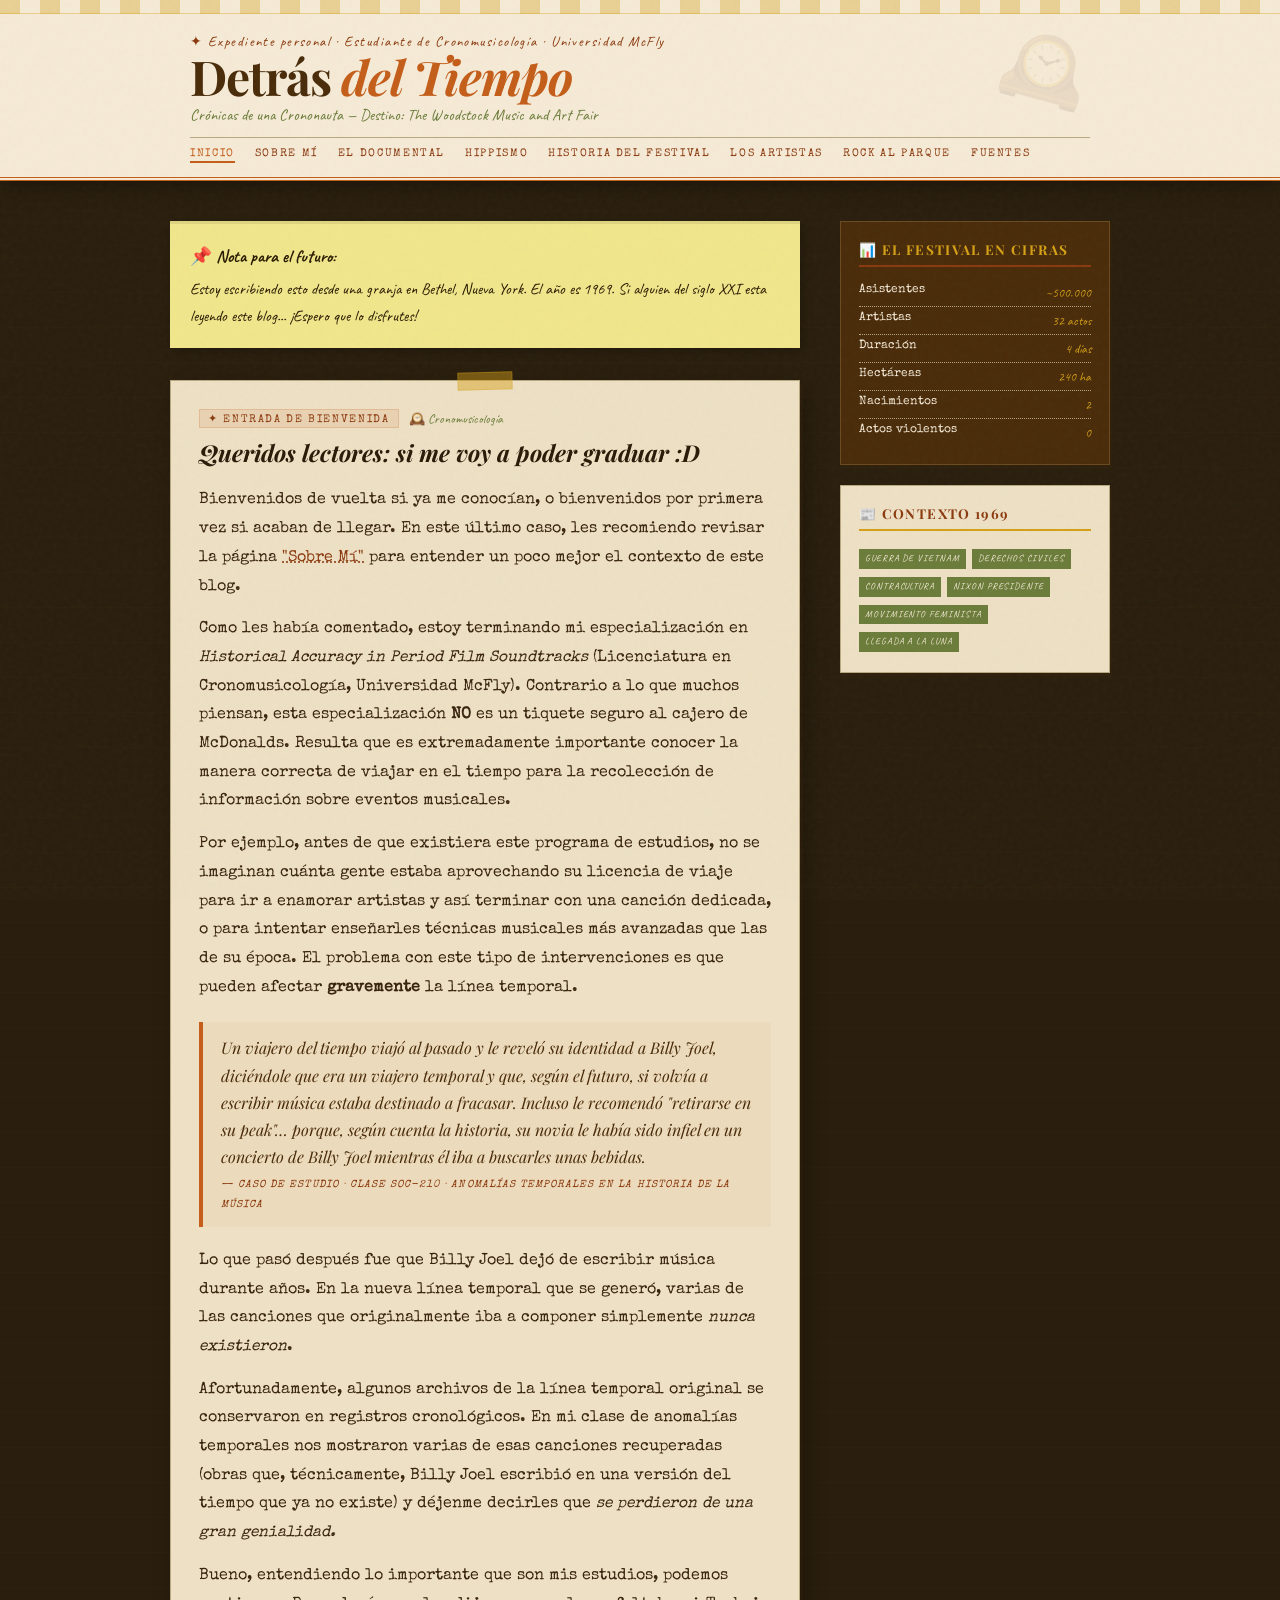
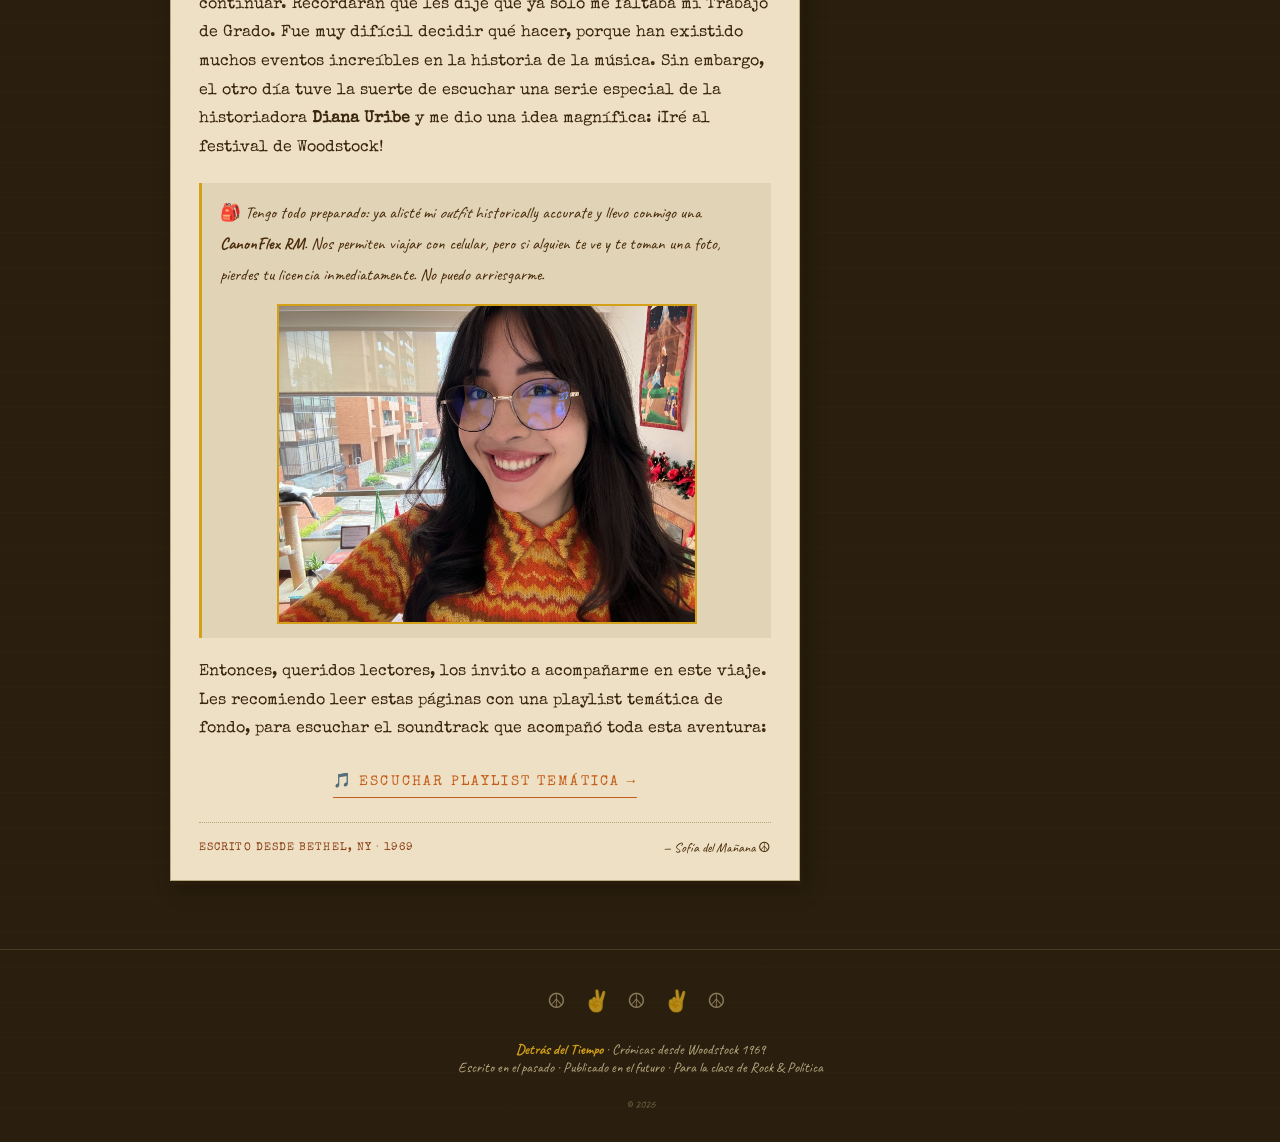
<file: index.html>
<!DOCTYPE html>
<html lang="es">
<head>
<meta charset="UTF-8">
<meta name="viewport" content="width=device-width, initial-scale=1.0">
<title>Inicio - Detrás del Tiempo</title>
<link rel="stylesheet" href="style.css">
</head>
<body>

<header>
  <div class="header-tape"></div>
  <div class="header-inner">
    <div class="peace-deco">🕰️</div>
    <p class="blog-eyebrow">✦ Expediente personal · Estudiante de Cronomusicología · Universidad McFly</p>
    <a href="index.html" class="blog-title">Detrás <span>del Tiempo</span></a>
    <p class="blog-subtitle">Crónicas de una Crononauta — Destino: The Woodstock Music and Art Fair</p>
    <nav>
      <a href="index.html" class="active">Inicio</a>
      <a href="sobre-mi.html">Sobre Mí</a>
      <a href="documental.html">El Documental</a>
      <a href="movimiento.html">Hippismo</a>
      <a href="historia.html">Historia del Festival</a>
      <a href="artistas.html">Los Artistas</a>
      <a href="bogota.html">Rock al Parque</a>
      <a href="fuentes.html">Fuentes</a>
    </nav>
  </div>
</header>

<div class="container">
  <main>

    <div class="sticky-note">
      <strong>📌 Nota para el futuro:</strong>
      Estoy escribiendo esto desde una granja en Bethel, Nueva York. El año es 1969.
      Si alguien del siglo XXI esta leyendo este blog... ¡Espero que lo disfrutes!
    </div>

    <!-- ENTRADA PRINCIPAL -->
    <article class="post-card" style="animation-delay:0s">
      <div class="tape"></div>
      <div class="post-body" style="padding: 28px 28px 24px;">

        <div class="card-meta">
          <span class="card-date">✦ Entrada de bienvenida</span>
          <span class="card-tag">🕰️ Cronomusicología</span>
        </div>

        <h2 class="post-title-link" style="font-size:1.45rem; margin-bottom: 18px; display:block; color: inherit; text-decoration:none; cursor:default;">
          Queridos lectores: si me voy a poder graduar :D
        </h2>

        <div class="post-excerpt" style="font-size: 0.97rem; line-height: 1.85; color: #3a2510;">

          <p style="margin-bottom: 14px;">
          Bienvenidos de vuelta si ya me conocían, o bienvenidos por primera vez si acaban de llegar. En este último caso, les recomiendo revisar la página 
          <a href="sobre-mi.html" style="color: var(--rust); text-decoration: underline dotted;">"Sobre Mí"</a> 
          para entender un poco mejor el contexto de este blog.
          </p>
          
          <p style="margin-bottom: 14px;">
          Como les había comentado, estoy terminando mi especialización en <em>Historical Accuracy in Period Film Soundtracks</em> (Licenciatura en Cronomusicología, Universidad McFly). Contrario a lo que muchos piensan, esta especialización <strong>NO</strong> es un tiquete seguro al cajero de McDonalds. Resulta que es extremadamente importante conocer la manera correcta de viajar en el tiempo para la recolección de información sobre eventos musicales.
          </p>
          
          <p style="margin-bottom: 14px;">
          Por ejemplo, antes de que existiera este programa de estudios, no se imaginan cuánta gente estaba aprovechando su licencia de viaje para ir a enamorar artistas y así terminar con una canción dedicada, o para intentar enseñarles técnicas musicales más avanzadas que las de su época. El problema con este tipo de intervenciones es que pueden afectar <strong>gravemente</strong> la línea temporal.
          </p>
          
          <div class="quote-block" style="margin: 20px 0;">
          <blockquote>
          Un viajero del tiempo viajó al pasado y le reveló su identidad a Billy Joel, diciéndole que era un viajero temporal y que, según el futuro, si volvía a escribir música estaba destinado a fracasar. Incluso le recomendó "retirarse en su peak"… porque, según cuenta la historia, su novia le había sido infiel en un concierto de Billy Joel mientras él iba a buscarles unas bebidas.
          </blockquote>
          <cite>— Caso de estudio · Clase SOC-210 · Anomalías Temporales en la Historia de la Música</cite>
          </div>
          
          <p style="margin-bottom: 14px;">
          Lo que pasó después fue que Billy Joel dejó de escribir música durante años. En la nueva línea temporal que se generó, varias de las canciones que originalmente iba a componer simplemente <em>nunca existieron</em>.
          </p>
          
          <p style="margin-bottom: 14px;">
          Afortunadamente, algunos archivos de la línea temporal original se conservaron en registros cronológicos. En mi clase de anomalías temporales nos mostraron varias de esas canciones recuperadas (obras que, técnicamente, Billy Joel escribió en una versión del tiempo que ya no existe) y déjenme decirles que <em>se perdieron de una gran genialidad.</em>
          </p>
          
          <p style="margin-bottom: 14px;">
          Bueno, entendiendo lo importante que son mis estudios, podemos continuar. Recordarán que les dije que ya solo me faltaba mi Trabajo de Grado. Fue muy difícil decidir qué hacer, porque han existido muchos eventos increíbles en la historia de la música. Sin embargo, el otro día tuve la suerte de escuchar una serie especial de la historiadora <strong>Diana Uribe</strong> y me dio una idea magnífica: ¡Iré al festival de Woodstock!
          </p>
    
          
        <div style="background: rgba(74,44,10,0.07); border-left: 3px solid var(--mustard); padding: 14px 18px; margin: 20px 0; font-family: 'Caveat', cursive; font-size: 1.05rem; color: var(--brown);">
          <p style="margin-top: 0; margin-bottom: 14px;">
            🎒 Tengo todo preparado: ya alisté mi <em>outfit</em> historically accurate y llevo conmigo una <strong>CanonFlex RM</strong>. Nos permiten viajar con celular, pero si alguien te ve y te toman una foto, pierdes tu licencia inmediatamente. No puedo arriesgarme.
          </p>
        
          <img src="selfieha.png" alt="Outfit temporalmente accurate" style="width: 100%; max-width: 420px; display: block; margin: 0 auto; border: 2px solid var(--mustard);">
        </div>
          
          <p style="margin-bottom: 20px;">
          Entonces, queridos lectores, los invito a acompañarme en este viaje. Les recomiendo leer estas páginas con una playlist temática de fondo, para escuchar el soundtrack que acompañó toda esta aventura:
          </p>

          <div style="text-align: center; margin: 24px 0 8px;">
          <a href="https://www.youtube.com/watch?v=4eQMA_noRYQ&list=PLjO4QRS_y93P1c1fkUSfa2Fc-NPmLcddg" target="_blank" class="read-more" style="font-size: 0.9rem;">
            🎵 Escuchar playlist temática →
          </a>
        </div>

        </div>

        <div style="margin-top: 24px; padding-top: 16px; border-top: 1px dotted var(--fade); display: flex; flex-wrap: wrap; gap: 10px; align-items: center;">
          <span style="font-family: 'Special Elite', monospace; font-size: 0.68rem; color: var(--rust); letter-spacing: 0.1em; text-transform: uppercase;">Escrito desde Bethel, NY · 1969</span>
          <span style="font-family: 'Caveat', cursive; font-size: 0.85rem; color: var(--brown); margin-left: auto;">— Sofía del Mañana ☮</span>
        </div>

      </div>
    </article>
  </main>

  <!-- SIDEBAR -->
  <aside class="sidebar">
    <div class="sidebar-widget" style="background:#4a2c0a; border-color:#6b4a20;">
      <p class="widget-title" style="color:var(--mustard); border-color:var(--rust)">📊 El Festival en Cifras</p>
      <ul class="setlist">
        <li style="color:var(--cream)">Asistentes <span style="color:var(--mustard)">~500.000</span></li>
        <li style="color:var(--cream)">Artistas <span style="color:var(--mustard)">32 actos</span></li>
        <li style="color:var(--cream)">Duración <span style="color:var(--mustard)">4 días</span></li>
        <li style="color:var(--cream)">Hectáreas <span style="color:var(--mustard)">240 ha</span></li>
        <li style="color:var(--cream)">Nacimientos <span style="color:var(--mustard)">2</span></li>
        <li style="color:var(--cream)">Actos violentos <span style="color:var(--mustard)">0</span></li>
      </ul>
    </div>

    <div class="sidebar-widget">
      <p class="widget-title">📰 Contexto 1969</p>
      <div class="about-text">
        <span class="context-tag">Guerra de Vietnam</span>
        <span class="context-tag">Derechos Civiles</span>
        <span class="context-tag">Contracultura</span>
        <span class="context-tag">Nixon presidente</span>
        <span class="context-tag">Movimiento feminista</span>
        <span class="context-tag">Llegada a la Luna</span>
      </div>
    </div>

  </aside>
</div>

<footer>
  <div class="flowers">☮ ✌ ☮ ✌ ☮</div><br>
  <strong>Detrás del Tiempo</strong> · Crónicas desde Woodstock 1969<br>
  Escrito en el pasado · Publicado en el futuro · Para la clase de Rock & Política
  <br><br>
  <small style="opacity:0.5">© 2026 </small>
</footer>

</body>
</html>
</file>
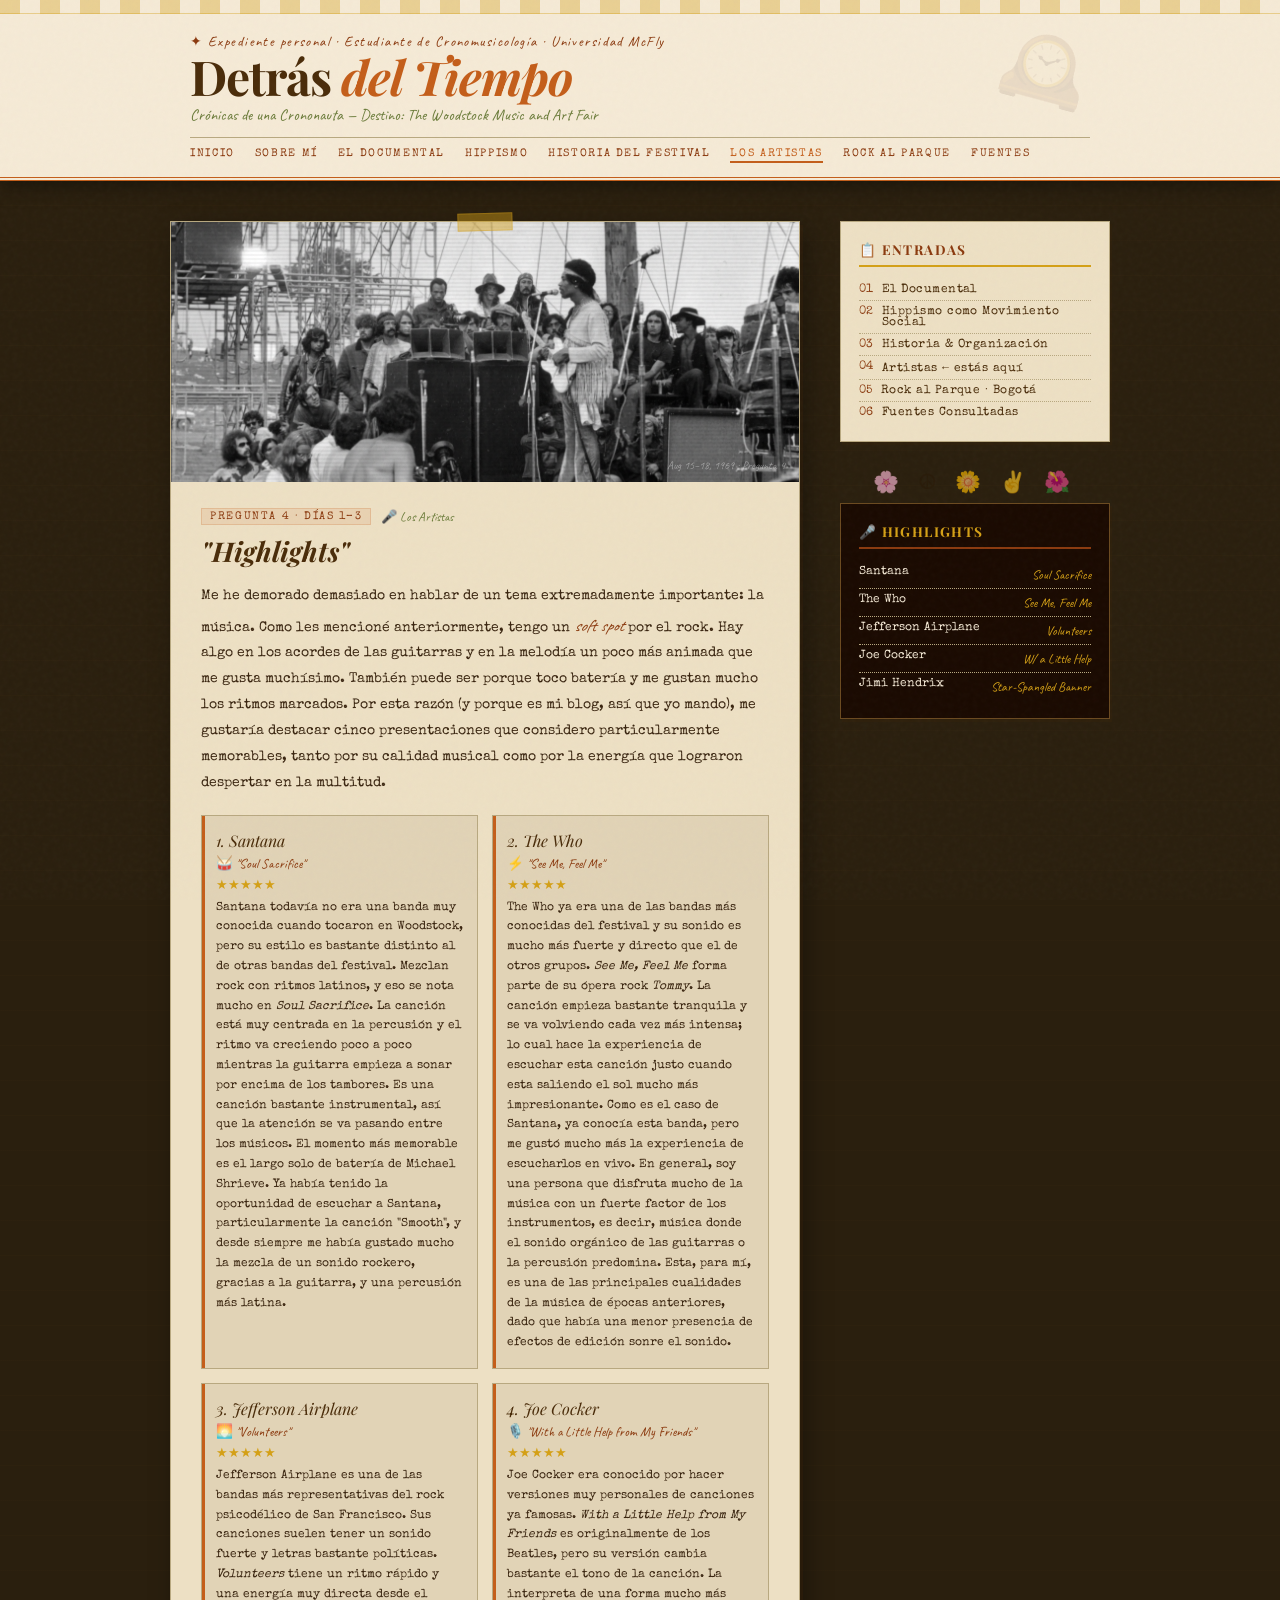
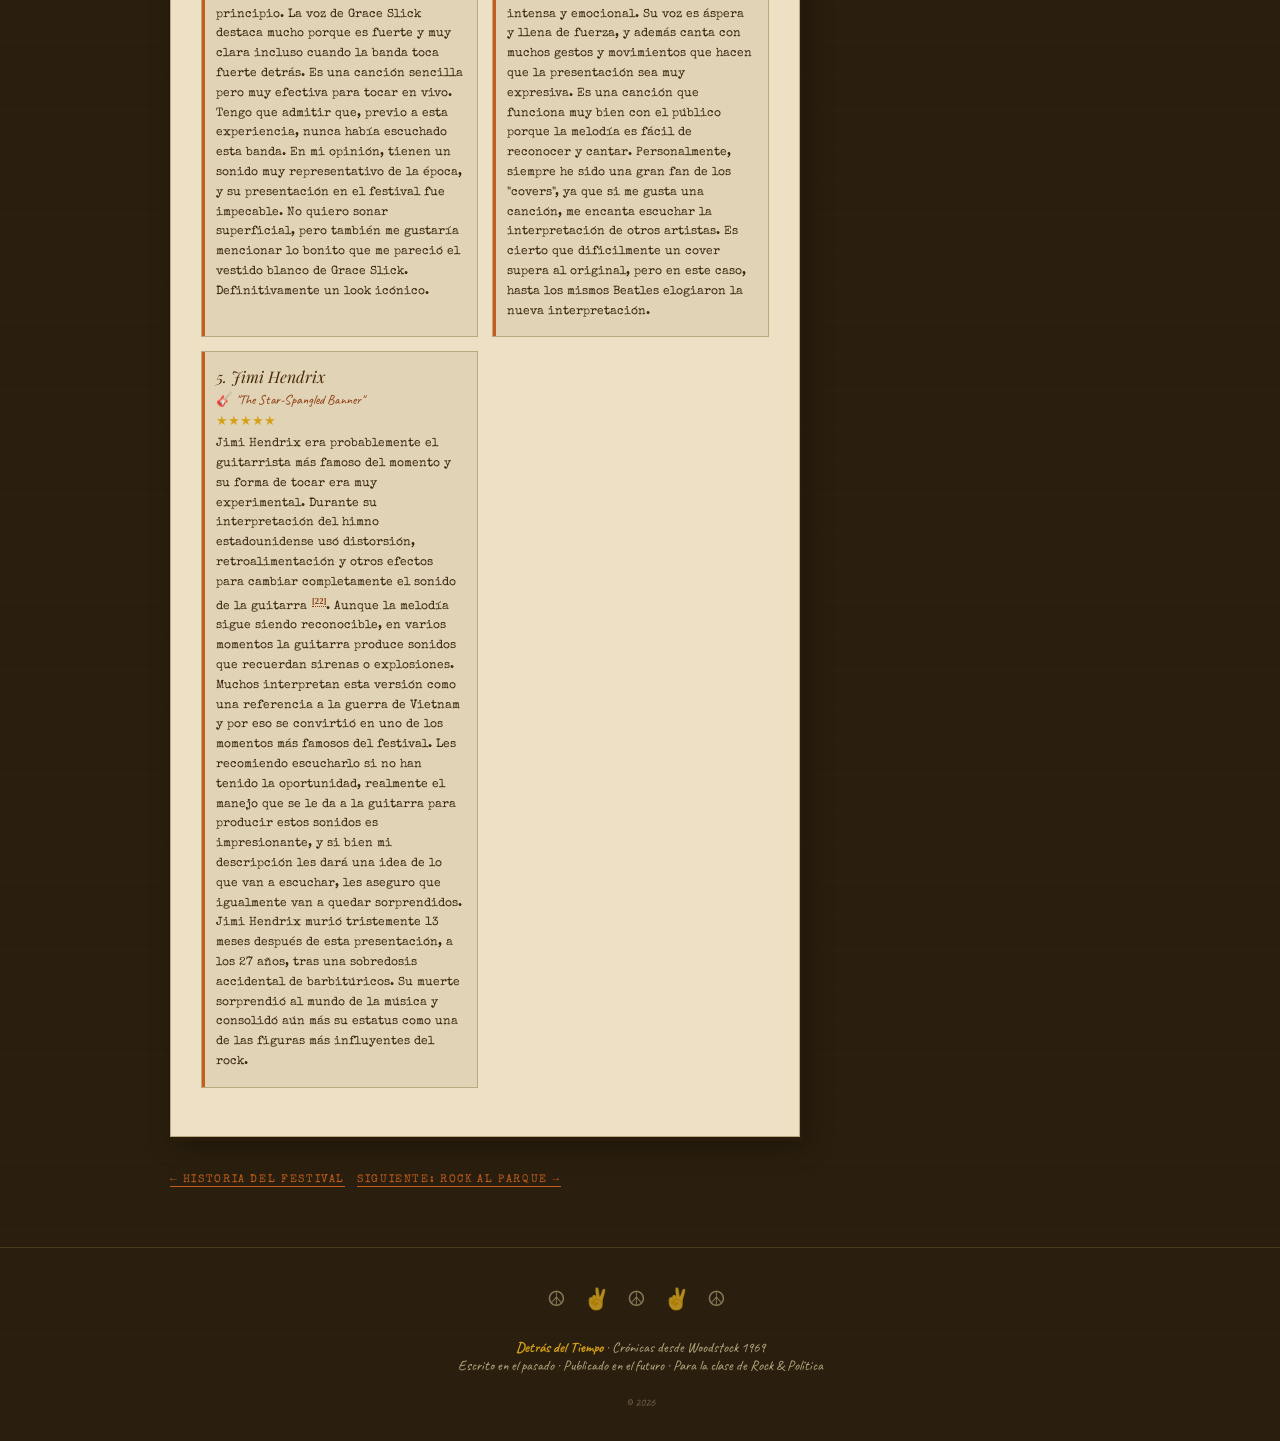
<file: artistas.html>
<!DOCTYPE html>
<html lang="es">
<head>
<meta charset="UTF-8">
<meta name="viewport" content="width=device-width, initial-scale=1.0">
<title>Los Artistas — Detrás del Tiempo</title>
<link rel="stylesheet" href="style.css">
<style>
  .cite-link {
    font-size: 0.72em;
    vertical-align: super;
    color: var(--rust, #b85c38);
    text-decoration: none;
    font-family: 'Georgia', serif;
    font-weight: 700;
    margin-left: 1px;
    border-bottom: 1px dotted var(--rust, #b85c38);
    transition: color 0.2s, border-color 0.2s;
  }
  .cite-link:hover {
    color: var(--burnt, #8b3a1e);
    border-color: var(--burnt, #8b3a1e);
  }
</style>
</head>
<body>

<header>
  <div class="header-tape"></div>
  <div class="header-inner">
    <div class="peace-deco">🕰️</div>
    <p class="blog-eyebrow">✦ Expediente personal · Estudiante de Cronomusicología · Universidad McFly</p>
    <a href="index.html" class="blog-title">Detrás <span>del Tiempo</span></a>
    <p class="blog-subtitle">Crónicas de una Crononauta — Destino: The Woodstock Music and Art Fair</p>
    <nav>
      <a href="index.html">Inicio</a>
      <a href="sobre-mi.html">Sobre Mí</a>
      <a href="documental.html">El Documental</a>
      <a href="movimiento.html">Hippismo</a>
      <a href="historia.html">Historia del Festival</a>
      <a href="artistas.html" class="active">Los Artistas</a>
      <a href="bogota.html">Rock al Parque</a>
      <a href="fuentes.html">Fuentes</a>
    </nav>
  </div>
</header>

<div class="container">
  <main>
    <article class="card">
      <div class="tape"></div>
      <div class="page-hero ph-rain" style="background-image:url('jimi.png'); background-size:cover; background-position:center;">
        <div class="photo-overlay"></div>
        <div class="hero-label">
          <span class="hero-emoji"></span>
        </div>
        <div class="hero-stamp">Aug 15–18, 1969 · Pregunta 4</div>
      </div>
      <div class="card-body">
        <div class="card-meta">
          <span class="card-date">Pregunta 4 · Días 1–3</span>
          <span class="card-tag">🎤 Los Artistas</span>
        </div>
        <h1 class="card-title">"Highlights"</h1>

        <p class="text">
          Me he demorado demasiado en hablar de un tema extremadamente importante: la música.
          Como les mencioné anteriormente, tengo un <em>soft spot</em> por el rock. Hay algo
          en los acordes de las guitarras y en la melodía un poco más animada que me gusta
          muchísimo. También puede ser porque toco batería y me gustan mucho los ritmos
          marcados. Por esta razón (y porque es mi blog, así que yo mando), me gustaría
          destacar cinco presentaciones que considero particularmente memorables, tanto por
          su calidad musical como por la energía que lograron despertar en la multitud.
        </p>

        <div class="artist-grid">

          <div class="artist-card">
            <p class="artist-name">1. Santana</p>
            <p class="artist-song">🥁 "Soul Sacrifice"</p>
            <p class="artist-stars">★★★★★</p>
            <p class="artist-desc">Santana todavía no era una banda muy conocida cuando tocaron en Woodstock, pero su estilo es bastante distinto al de otras bandas del festival. Mezclan rock con ritmos latinos, y eso se nota mucho en <em>Soul Sacrifice</em>. La canción está muy centrada en la percusión y el ritmo va creciendo poco a poco mientras la guitarra empieza a sonar por encima de los tambores. Es una canción bastante instrumental, así que la atención se va pasando entre los músicos. El momento más memorable es el largo solo de batería de Michael Shrieve. Ya había tenido la oportunidad de
            escuchar a Santana, particularmente la canción "Smooth", y desde siempre me había gustado mucho la mezcla de un sonido rockero, gracias a la guitarra, y una percusión más latina.</p>
          </div>
          
          <div class="artist-card">
            <p class="artist-name">2. The Who</p>
            <p class="artist-song">⚡ "See Me, Feel Me"</p>
            <p class="artist-stars">★★★★★</p>
            <p class="artist-desc">The Who ya era una de las bandas más conocidas del festival y su sonido es mucho más fuerte y directo que el de otros grupos. <em>See Me, Feel Me</em> forma parte de su ópera rock <em>Tommy</em>. La canción empieza bastante tranquila y se va volviendo cada vez más intensa; lo cual hace la experiencia de escuchar esta canción justo cuando esta saliendo el sol mucho más impresionante. Como es el caso de Santana, ya conocía esta banda, pero me gustó mucho más la experiencia de escucharlos en vivo.
            En general, soy una persona que disfruta mucho de la música con un fuerte factor de los instrumentos, es decir, música donde el sonido orgánico de las guitarras o la percusión predomina. Esta, para mí, es una de las principales cualidades de la música de épocas anteriores, dado que había una menor presencia de 
            efectos de edición sonre el sonido.</p>
          </div>
          
          <div class="artist-card">
            <p class="artist-name">3. Jefferson Airplane</p>
            <p class="artist-song">🌅 "Volunteers"</p>
            <p class="artist-stars">★★★★★</p>
            <p class="artist-desc">Jefferson Airplane es una de las bandas más representativas del rock psicodélico de San Francisco. Sus canciones suelen tener un sonido fuerte y letras bastante políticas. <em>Volunteers</em> tiene un ritmo rápido y una energía muy directa desde el principio. La voz de Grace Slick destaca mucho porque es fuerte y muy clara incluso cuando la banda toca fuerte detrás. Es una canción sencilla pero muy efectiva para tocar en vivo. Tengo que admitir que,
            previo a esta experiencia, nunca había escuchado esta banda. En mi opinión, tienen un sonido muy representativo de la época, y su presentación en el festival fue impecable. No quiero sonar superficial, pero también me gustaría mencionar lo bonito
            que me pareció el vestido blanco de Grace Slick. Definitivamente un look icónico.</p>
          </div>
          
          <div class="artist-card">
            <p class="artist-name">4. Joe Cocker</p>
            <p class="artist-song">🎙️ "With a Little Help from My Friends"</p>
            <p class="artist-stars">★★★★★</p>
            <p class="artist-desc">Joe Cocker era conocido por hacer versiones muy personales de canciones ya famosas. <em>With a Little Help from My Friends</em> es originalmente de los Beatles, pero su versión cambia bastante el tono de la canción. La interpreta de una forma mucho más intensa y emocional. Su voz es áspera y llena de fuerza, y además canta con muchos gestos y movimientos que hacen que la presentación sea muy expresiva. Es una canción que funciona muy bien con el público porque la melodía es fácil de reconocer y cantar. Personalmente, siempre he sido una
            gran fan de los "covers", ya que si me gusta una canción, me encanta escuchar la interpretación de otros artistas. Es cierto que dificilmente un cover supera al original, pero en este caso, hasta los mismos Beatles elogiaron la nueva interpretación. </p>
          </div>
          
          <div class="artist-card">
            <p class="artist-name">5. Jimi Hendrix</p>
            <p class="artist-song">🎸 "The Star-Spangled Banner"</p>
            <p class="artist-stars">★★★★★</p>
            <p class="artist-desc">Jimi Hendrix era probablemente el guitarrista más famoso del momento y su forma de tocar era muy experimental. Durante su interpretación del himno estadounidense usó distorsión, retroalimentación y otros efectos para cambiar completamente el sonido de la guitarra <a href="fuentes.html#h23" class="cite-link" title="Jimi Hendrix's National Anthem – Live For Live Music">[22]</a>. Aunque la melodía sigue siendo reconocible, en varios momentos la guitarra produce sonidos que recuerdan sirenas o explosiones. Muchos interpretan esta versión como una referencia a la guerra de Vietnam y por eso se convirtió en uno de los momentos más famosos del festival. Les recomiendo 
              escucharlo si no han tenido la oportunidad, realmente el manejo que se le da a la guitarra para producir estos sonidos es impresionante, y si bien mi descripción les dará una idea de lo que van a escuchar, les aseguro que igualmente van a quedar sorprendidos. Jimi Hendrix murió tristemente 13 meses después de esta presentación, a los 27 años, tras una sobredosis accidental de barbitúricos. Su muerte sorprendió al mundo de la música y consolidó aún más su estatus como una de las figuras más influyentes del rock.</p>
          </div>

      </div>
    </article>

    <div style="display:flex; gap:12px; flex-wrap:wrap; margin-bottom:20px">
      <a href="historia.html" class="read-more">← Historia del Festival</a>
      <a href="bogota.html" class="read-more">Siguiente: Rock al Parque →</a>
    </div>
  </main>

  <aside class="sidebar">
    <div class="sidebar-widget">
      <p class="widget-title">📋 Entradas</p>
      <ul class="toc-list">
        <li><a href="documental.html"><span class="toc-num">01</span> El Documental</a></li>
        <li><a href="movimiento.html"><span class="toc-num">02</span> Hippismo como Movimiento Social</a></li>
        <li><a href="historia.html"><span class="toc-num">03</span> Historia & Organización</a></li>
        <li><a href="artistas.html"><span class="toc-num">04</span> Artistas ← estás aquí</a></li>
        <li><a href="bogota.html"><span class="toc-num">05</span> Rock al Parque · Bogotá</a></li>
        <li><a href="fuentes.html"><span class="toc-num">06</span> Fuentes Consultadas</a></li>
      </ul>
    </div>

    <div class="flowers">🌸 ☮ 🌼 ✌ 🌺</div>

    <div class="sidebar-widget" style="background:#1a0a00; border-color:#6b4a20;">
      <p class="widget-title" style="color:var(--mustard); border-color:var(--rust)">🎤 Highlights</p>
      <ul class="setlist">
        <li style="color:var(--cream)">Santana <span style="color:var(--mustard)">Soul Sacrifice</span></li>
        <li style="color:var(--cream)">The Who <span style="color:var(--mustard)">See Me, Feel Me</span></li>
        <li style="color:var(--cream)">Jefferson Airplane <span style="color:var(--mustard)">Volunteers</span></li>
        <li style="color:var(--cream)">Joe Cocker <span style="color:var(--mustard)">W/ a Little Help</span></li>
        <li style="color:var(--cream)">Jimi Hendrix <span style="color:var(--mustard)">Star-Spangled Banner</span></li>
      </ul>
    </div>
  </aside>
</div>

<footer>
  <div class="flowers">☮ ✌ ☮ ✌ ☮</div><br>
  <strong>Detrás del Tiempo</strong> · Crónicas desde Woodstock 1969<br>
  Escrito en el pasado · Publicado en el futuro · Para la clase de Rock & Política
  <br><br>
  <small style="opacity:0.5">© 2026</small>
</footer>

</body>
</html>
</file>
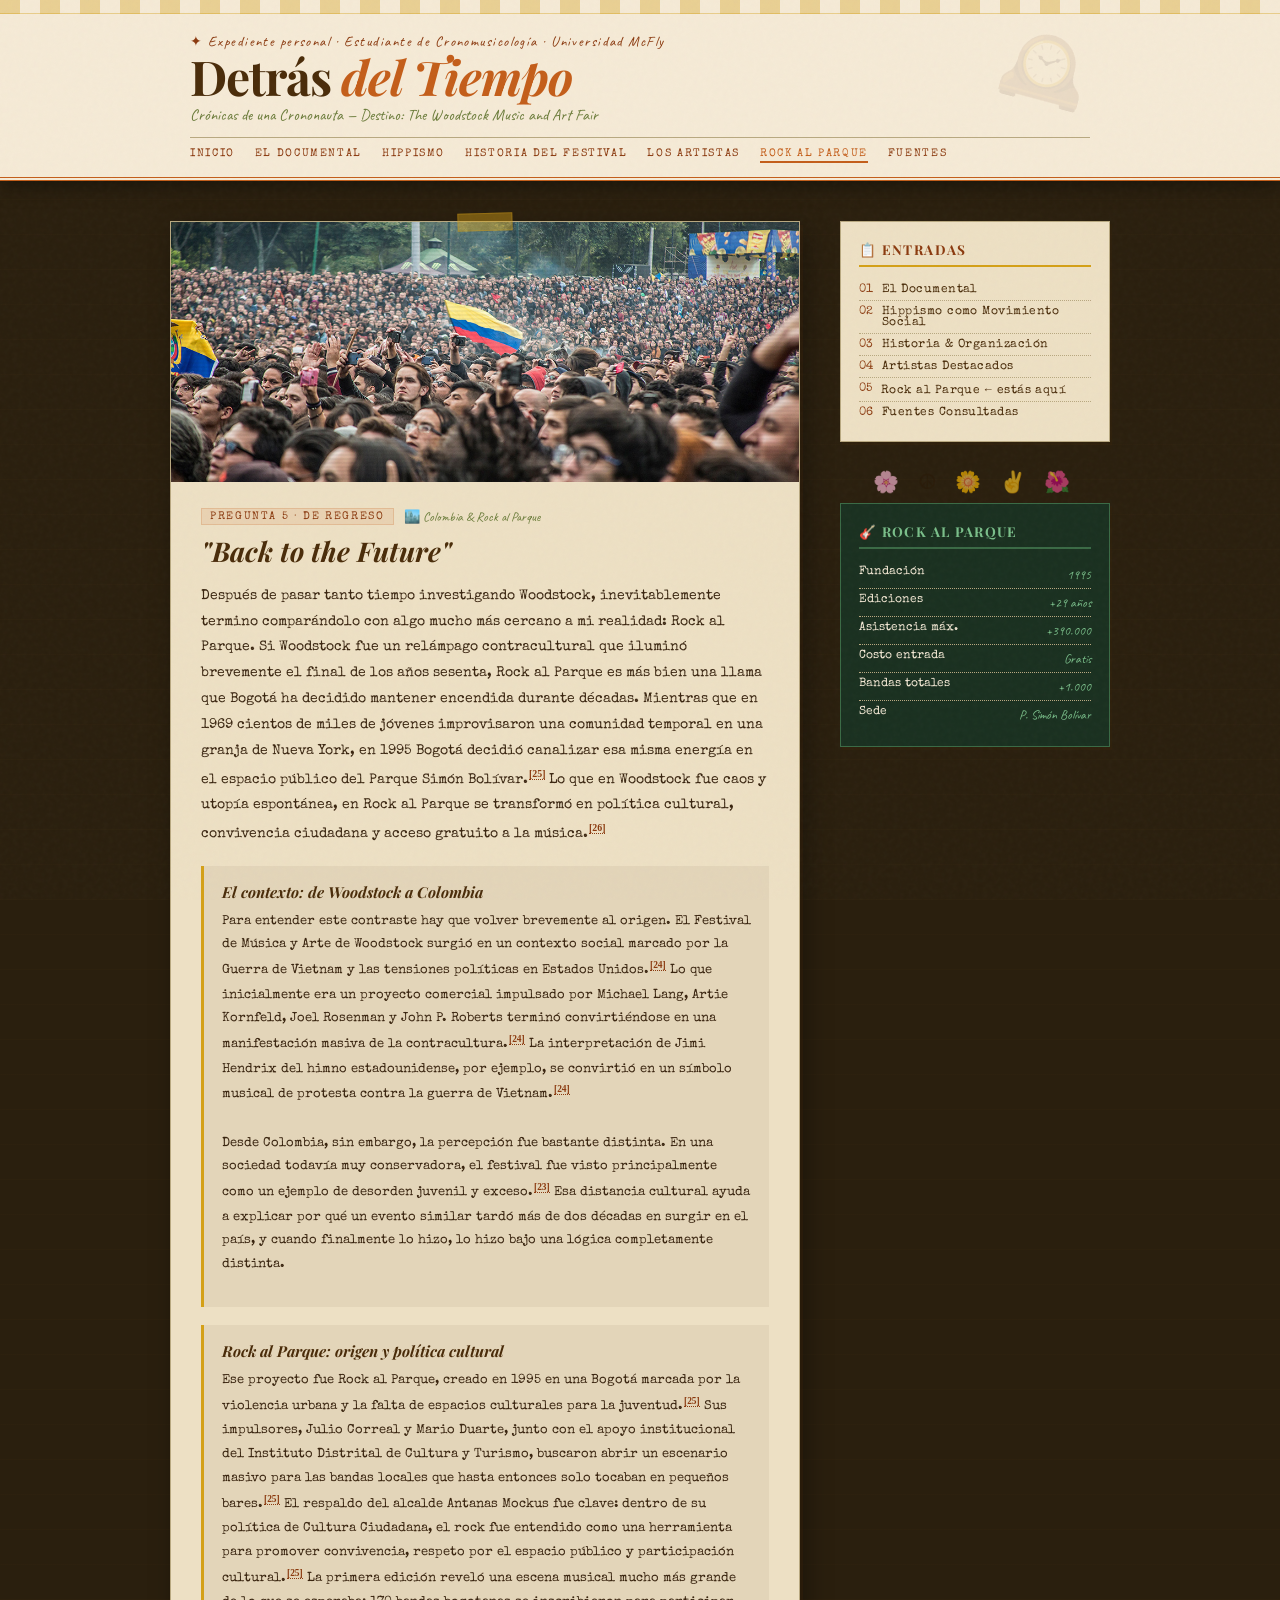
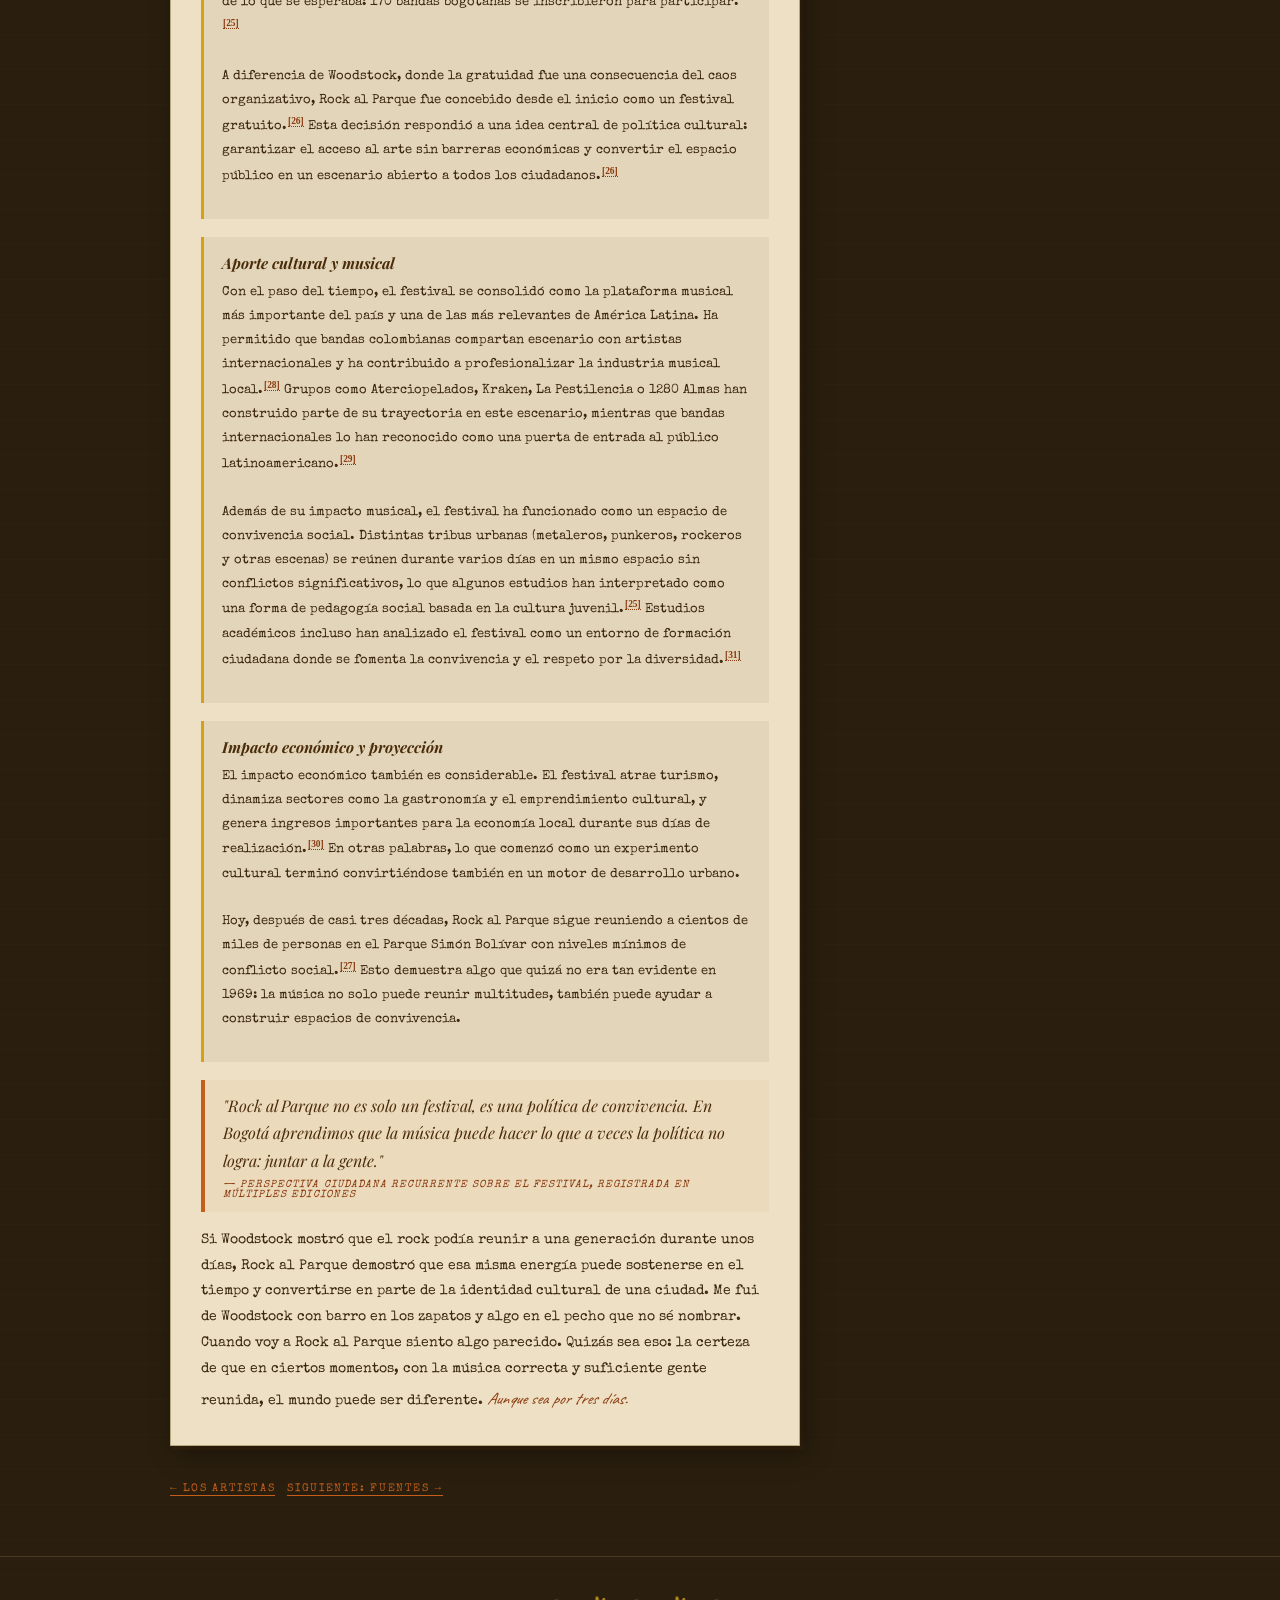
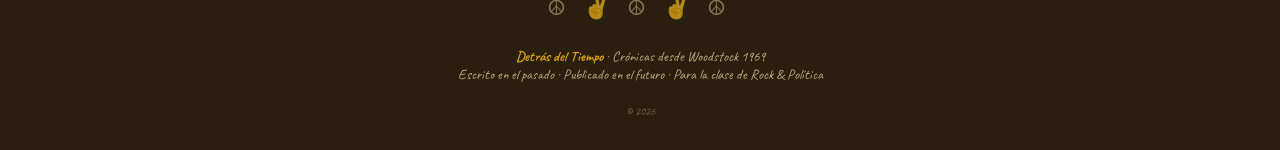
<file: bogota.html>
<!DOCTYPE html>
<html lang="es">
<head>
<meta charset="UTF-8">
<meta name="viewport" content="width=device-width, initial-scale=1.0">
<title>Rock al Parque — Detrás del Tiempo</title>
<link rel="stylesheet" href="style.css">
<style>
  .cite-link {
    font-size: 0.72em;
    vertical-align: super;
    color: var(--rust, #b85c38);
    text-decoration: none;
    font-family: 'Georgia', serif;
    font-weight: 700;
    margin-left: 1px;
    border-bottom: 1px dotted var(--rust, #b85c38);
    transition: color 0.2s, border-color 0.2s;
  }
  .cite-link:hover {
    color: var(--burnt, #8b3a1e);
    border-color: var(--burnt, #8b3a1e);
  }
</style>
</head>
<body>

<header>
  <div class="header-tape"></div>
  <div class="header-inner">
    <div class="peace-deco">🕰️</div>
    <p class="blog-eyebrow">✦ Expediente personal · Estudiante de Cronomusicología · Universidad McFly</p>
    <a href="index.html" class="blog-title">Detrás <span>del Tiempo</span></a>
    <p class="blog-subtitle">Crónicas de una Crononauta — Destino: The Woodstock Music and Art Fair</p>
    <nav>
      <a href="index.html">Inicio</a>
      <a href="documental.html">El Documental</a>
      <a href="movimiento.html">Hippismo</a>
      <a href="historia.html">Historia del Festival</a>
      <a href="artistas.html">Los Artistas</a>
      <a href="bogota.html" class="active">Rock al Parque</a>
      <a href="fuentes.html">Fuentes</a>
    </nav>
  </div>
</header>

<div class="container">
  <main>
    <article class="card">
      <div class="tape"></div>
      <div class="page-hero ph-bogota" style="background-image:url('rock.JPG'); background-size:cover; background-position:center;">
        <div class="photo-overlay"></div>
        <div class="hero-label">
          <span class="hero-emoji"></span>
        </div>
      </div>
      <div class="card-body">
        <div class="card-meta">
          <span class="card-date">Pregunta 5 · De regreso</span>
          <span class="card-tag">🏙️ Colombia & Rock al Parque</span>
        </div>
        <h1 class="card-title">"Back to the Future"</h1>

        <p class="text">
          Después de pasar tanto tiempo investigando Woodstock, inevitablemente termino
          comparándolo con algo mucho más cercano a mi realidad: Rock al Parque. Si Woodstock
          fue un relámpago contracultural que iluminó brevemente el final de los años sesenta,
          Rock al Parque es más bien una llama que Bogotá ha decidido mantener encendida
          durante décadas. Mientras que en 1969 cientos de miles de jóvenes improvisaron una
          comunidad temporal en una granja de Nueva York, en 1995 Bogotá decidió canalizar
          esa misma energía en el espacio público del Parque Simón
          Bolívar.<a href="fuentes.html#b4" class="cite-link" title="Rock al Parque – Bogotá.gov.co">[25]</a>
          Lo que en Woodstock fue caos y utopía espontánea, en Rock al Parque se transformó
          en política cultural, convivencia ciudadana y acceso gratuito a la
          música.<a href="fuentes.html#b5" class="cite-link" title="Rock al Parque a través de los años">[26]</a>
        </p>

        <div class="academic-box">
          <h4>El contexto: de Woodstock a Colombia</h4>
          <p>
            Para entender este contraste hay que volver brevemente al origen. El Festival de
            Música y Arte de Woodstock surgió en un contexto social marcado por la Guerra de
            Vietnam y las tensiones políticas en Estados
            Unidos.<a href="fuentes.html#b2" class="cite-link" title="Woodstock 1969: más allá de un festival">[24]</a>
            Lo que inicialmente era un proyecto comercial impulsado por Michael Lang, Artie
            Kornfeld, Joel Rosenman y John P. Roberts terminó convirtiéndose en una
            manifestación masiva de la
            contracultura.<a href="fuentes.html#b2" class="cite-link" title="Woodstock 1969: más allá de un festival">[24]</a>
            La interpretación de Jimi Hendrix del himno estadounidense, por ejemplo, se
            convirtió en un símbolo musical de protesta contra la guerra de
            Vietnam.<a href="fuentes.html#b2" class="cite-link" title="Woodstock 1969: más allá de un festival">[24]</a>
            <br><br>
            Desde Colombia, sin embargo, la percepción fue bastante distinta. En una sociedad
            todavía muy conservadora, el festival fue visto principalmente como un ejemplo de
            desorden juvenil y exceso.<a href="fuentes.html#b1" class="cite-link" title="El festival de Woodstock: ¿paraíso o infierno?">[23]</a>
            Esa distancia cultural ayuda a explicar por qué un evento similar tardó más de dos
            décadas en surgir en el país, y cuando finalmente lo hizo, lo hizo bajo una lógica
            completamente distinta.
          </p>
        </div>

        <div class="academic-box">
          <h4>Rock al Parque: origen y política cultural</h4>
          <p>
            Ese proyecto fue Rock al Parque, creado en 1995 en una Bogotá marcada por la
            violencia urbana y la falta de espacios culturales para la
            juventud.<a href="fuentes.html#b4" class="cite-link" title="Rock al Parque – Bogotá.gov.co">[25]</a>
            Sus impulsores, Julio Correal y Mario Duarte, junto con el apoyo institucional del
            Instituto Distrital de Cultura y Turismo, buscaron abrir un escenario masivo para
            las bandas locales que hasta entonces solo tocaban en pequeños
            bares.<a href="fuentes.html#b4" class="cite-link" title="Rock al Parque – Bogotá.gov.co">[25]</a>
            El respaldo del alcalde Antanas Mockus fue clave: dentro de su política de Cultura
            Ciudadana, el rock fue entendido como una herramienta para promover convivencia,
            respeto por el espacio público y participación
            cultural.<a href="fuentes.html#b4" class="cite-link" title="Rock al Parque – Bogotá.gov.co">[25]</a>
            La primera edición reveló una escena musical mucho más grande de lo que se
            esperaba: 170 bandas bogotanas se inscribieron para
            participar.<a href="fuentes.html#b4" class="cite-link" title="Rock al Parque – Bogotá.gov.co">[25]</a>
            <br><br>
            A diferencia de Woodstock, donde la gratuidad fue una consecuencia del caos
            organizativo, Rock al Parque fue concebido desde el inicio como un festival
            gratuito.<a href="fuentes.html#b5" class="cite-link" title="Rock al Parque a través de los años">[26]</a>
            Esta decisión respondió a una idea central de política cultural: garantizar el
            acceso al arte sin barreras económicas y convertir el espacio público en un
            escenario abierto a todos los
            ciudadanos.<a href="fuentes.html#b5" class="cite-link" title="Rock al Parque a través de los años">[26]</a>
          </p>
        </div>

        <div class="academic-box">
          <h4>Aporte cultural y musical</h4>
          <p>
            Con el paso del tiempo, el festival se consolidó como la plataforma musical más
            importante del país y una de las más relevantes de América Latina. Ha permitido
            que bandas colombianas compartan escenario con artistas internacionales y ha
            contribuido a profesionalizar la industria musical
            local.<a href="fuentes.html#b10" class="cite-link" title="Rock al Parque: el festival más grande de América Latina">[28]</a>
            Grupos como Aterciopelados, Kraken, La Pestilencia o 1280 Almas han construido
            parte de su trayectoria en este escenario, mientras que bandas internacionales
            lo han reconocido como una puerta de entrada al público
            latinoamericano.<a href="fuentes.html#b11" class="cite-link" title="Rock al Parque es la puerta por la que se llega a Latinoamérica">[29]</a>
            <br><br>
            Además de su impacto musical, el festival ha funcionado como un espacio de
            convivencia social. Distintas tribus urbanas (metaleros, punkeros, rockeros y
            otras escenas) se reúnen durante varios días en un mismo espacio sin conflictos
            significativos, lo que algunos estudios han interpretado como una forma de
            pedagogía social basada en la cultura
            juvenil.<a href="fuentes.html#b4" class="cite-link" title="Rock al Parque – Bogotá.gov.co">[25]</a>
            Estudios académicos incluso han analizado el festival como un entorno de
            formación ciudadana donde se fomenta la convivencia y el respeto por la
            diversidad.<a href="fuentes.html#b22" class="cite-link" title="Escenario de formación ciudadana – UPN">[31]</a>
          </p>
        </div>

        <div class="academic-box">
          <h4>Impacto económico y proyección</h4>
          <p>
            El impacto económico también es considerable. El festival atrae turismo, dinamiza
            sectores como la gastronomía y el emprendimiento cultural, y genera ingresos
            importantes para la economía local durante sus días de
            realización.<a href="fuentes.html#b17" class="cite-link" title="Cifras e impacto de Rock al Parque 2025">[30]</a>
            En otras palabras, lo que comenzó como un experimento cultural terminó
            convirtiéndose también en un motor de desarrollo urbano.
            <br><br>
            Hoy, después de casi tres décadas, Rock al Parque sigue reuniendo a cientos de
            miles de personas en el Parque Simón Bolívar con niveles mínimos de conflicto
            social.<a href="fuentes.html#b8" class="cite-link" title="Balance Rock al Parque 2023">[27]</a>
            Esto demuestra algo que quizá no era tan evidente en 1969: la música no solo
            puede reunir multitudes, también puede ayudar a construir espacios de
            convivencia.
          </p>
        </div>

        <div class="quote-block">
          <blockquote>"Rock al Parque no es solo un festival, es una política de convivencia. En Bogotá aprendimos que la música puede hacer lo que a veces la política no logra: juntar a la gente."</blockquote>
          <cite>— Perspectiva ciudadana recurrente sobre el festival, registrada en múltiples ediciones</cite>
        </div>

        <p class="text">
          Si Woodstock mostró que el rock podía reunir a una generación durante unos días,
          Rock al Parque demostró que esa misma energía puede sostenerse en el tiempo y
          convertirse en parte de la identidad cultural de una ciudad. Me fui de Woodstock
          con barro en los zapatos y algo en el pecho que no sé nombrar. Cuando voy a Rock
          al Parque siento algo parecido. Quizás sea eso: la certeza de que en ciertos
          momentos, con la música correcta y suficiente gente reunida, el mundo puede ser
          diferente. <em>Aunque sea por tres días.</em>
        </p>

      </div>
    </article>

    <div style="display:flex; gap:12px; flex-wrap:wrap; margin-bottom:20px">
      <a href="artistas.html" class="read-more">← Los Artistas</a>
      <a href="fuentes.html" class="read-more">Siguiente: Fuentes →</a>
    </div>
  </main>

  <aside class="sidebar">

    <div class="sidebar-widget">
      <p class="widget-title">📋 Entradas</p>
      <ul class="toc-list">
        <li><a href="documental.html"><span class="toc-num">01</span> El Documental</a></li>
        <li><a href="movimiento.html"><span class="toc-num">02</span> Hippismo como Movimiento Social</a></li>
        <li><a href="historia.html"><span class="toc-num">03</span> Historia & Organización</a></li>
        <li><a href="artistas.html"><span class="toc-num">04</span> Artistas Destacados</a></li>
        <li><a href="bogota.html"><span class="toc-num">05</span> Rock al Parque ← estás aquí</a></li>
        <li><a href="fuentes.html"><span class="toc-num">06</span> Fuentes Consultadas</a></li>
      </ul>
    </div>

    <div class="flowers">🌸 ☮ 🌼 ✌ 🌺</div>

    <div class="sidebar-widget" style="background:#1a3020; border-color:#3a6a45;">
      <p class="widget-title" style="color:#7abf8a; border-color:#3a6a45;">🎸 Rock al Parque</p>
      <ul class="setlist">
        <li style="color:var(--cream)">Fundación <span style="color:#7abf8a">1995</span></li>
        <li style="color:var(--cream)">Ediciones <span style="color:#7abf8a">+29 años</span></li>
        <li style="color:var(--cream)">Asistencia máx. <span style="color:#7abf8a">+390.000</span></li>
        <li style="color:var(--cream)">Costo entrada <span style="color:#7abf8a">Gratis</span></li>
        <li style="color:var(--cream)">Bandas totales <span style="color:#7abf8a">+1.000</span></li>
        <li style="color:var(--cream)">Sede <span style="color:#7abf8a">P. Simón Bolívar</span></li>
      </ul>
    </div>
  </aside>
</div>

<footer>
  <div class="flowers">☮ ✌ ☮ ✌ ☮</div><br>
  <strong>Detrás del Tiempo</strong> · Crónicas desde Woodstock 1969<br>
  Escrito en el pasado · Publicado en el futuro · Para la clase de Rock & Política
  <br><br>
  <small style="opacity:0.5">© 2026</small>
</footer>

</body>
</html>
</file>
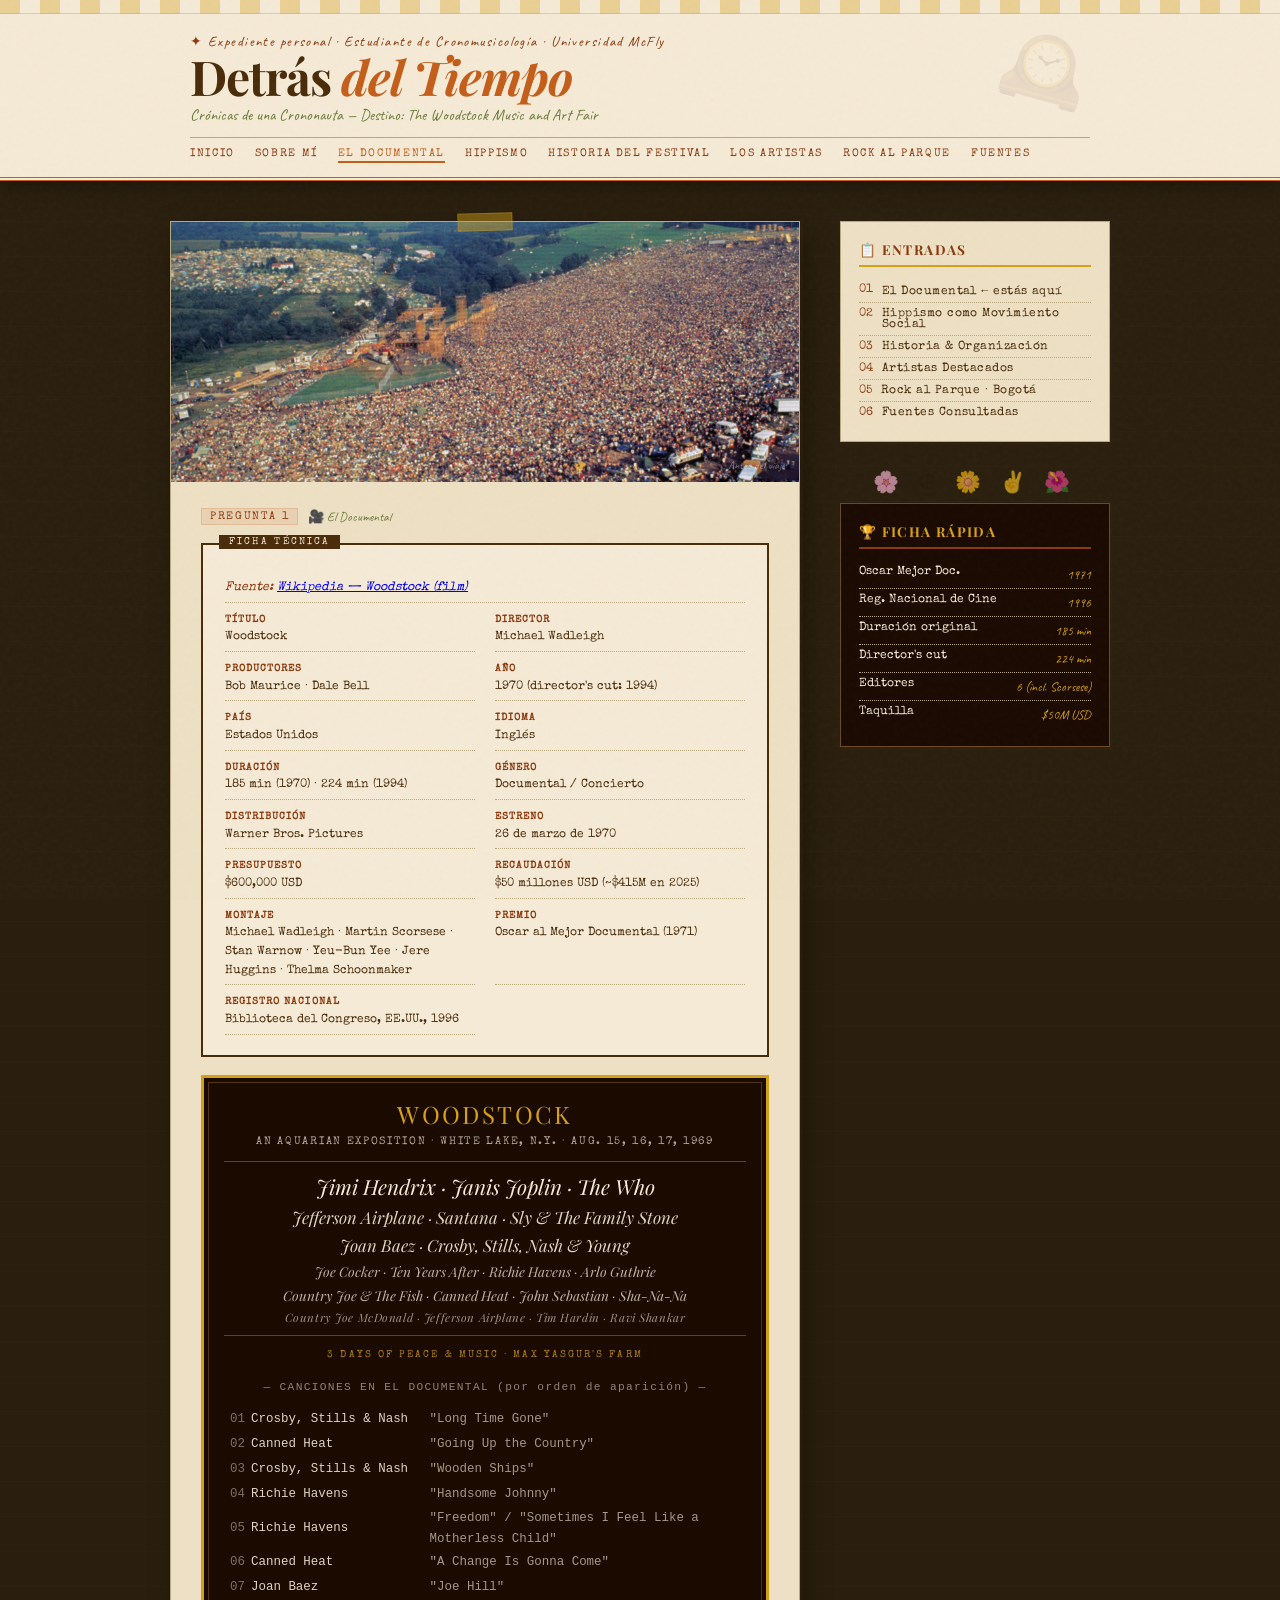
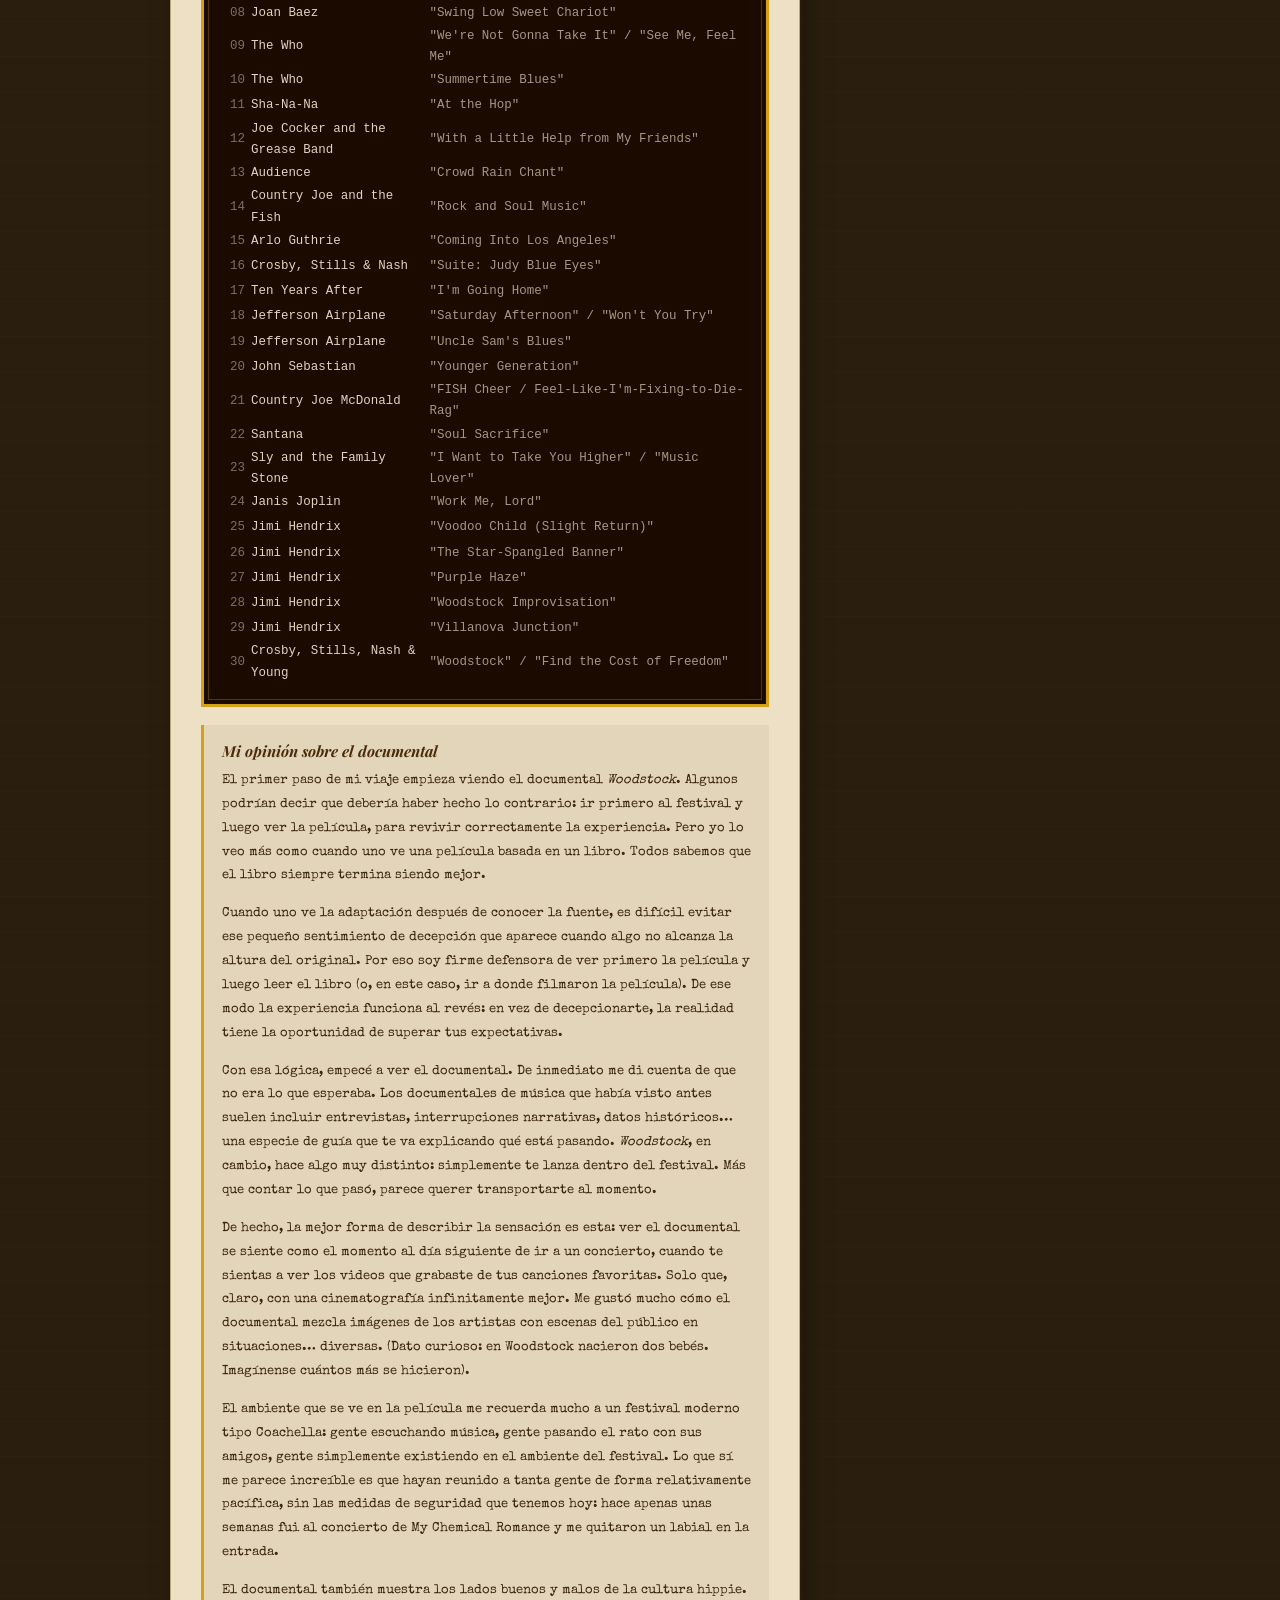
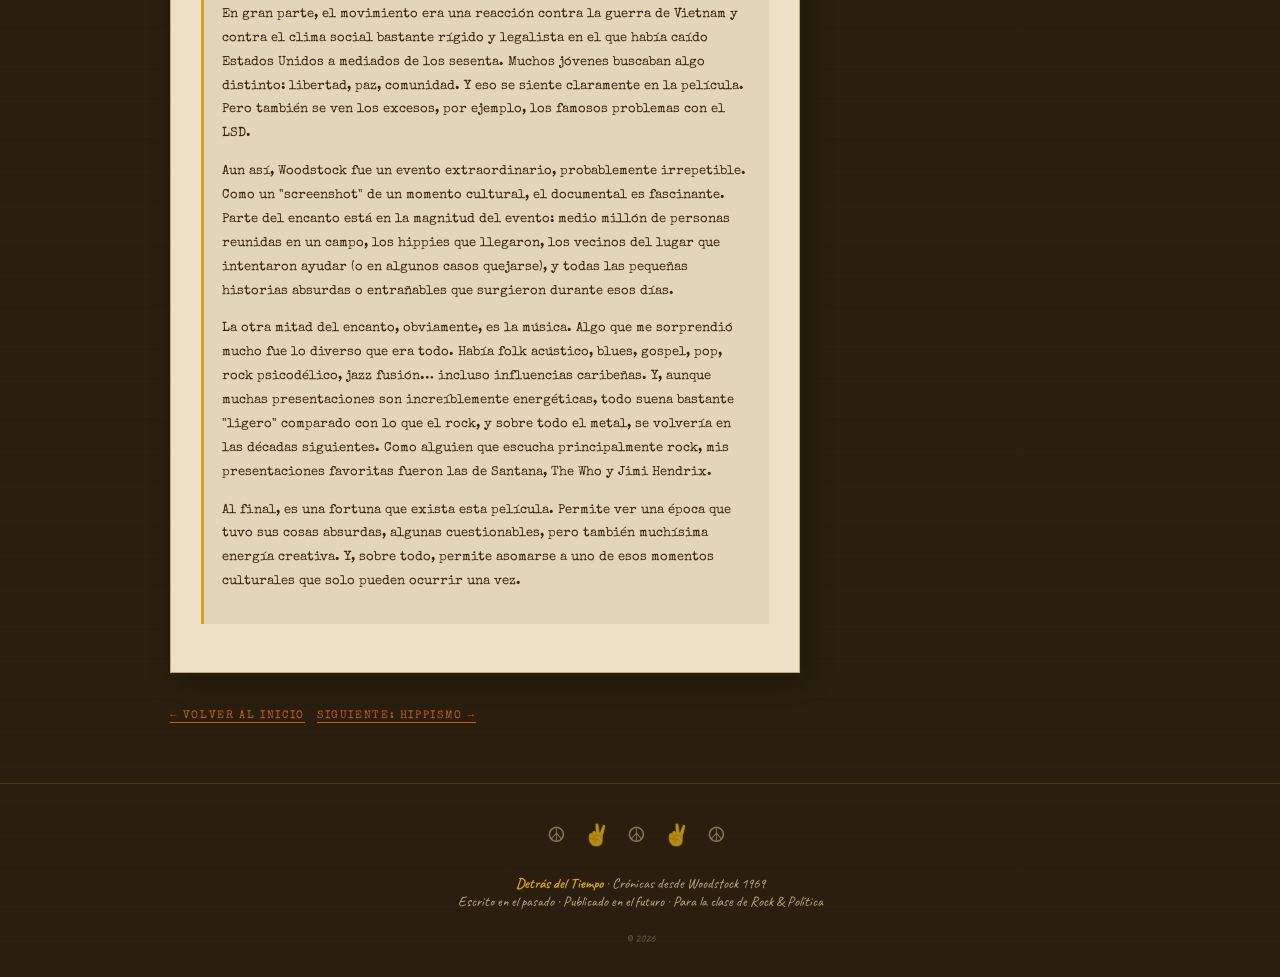
<file: documental.html>
<!DOCTYPE html>
<html lang="es">
<head>
<meta charset="UTF-8">
<meta name="viewport" content="width=device-width, initial-scale=1.0">
<title>El Documental — Detrás del Tiempo</title>
<link rel="stylesheet" href="style.css">
</head>
<body>

<header>
  <div class="header-tape"></div>
  <div class="header-inner">
    <div class="peace-deco">🕰️</div>
    <p class="blog-eyebrow">✦ Expediente personal · Estudiante de Cronomusicología · Universidad McFly</p>
    <a href="index.html" class="blog-title">Detrás <span>del Tiempo</span></a>
    <p class="blog-subtitle">Crónicas de una Crononauta — Destino: The Woodstock Music and Art Fair</p>
    <nav>
      <a href="index.html">Inicio</a>
      <a href="sobre-mi.html">Sobre Mí</a>
      <a href="documental.html" class="active">El Documental</a>
      <a href="movimiento.html">Hippismo</a>
      <a href="historia.html">Historia del Festival</a>
      <a href="artistas.html">Los Artistas</a>
      <a href="bogota.html">Rock al Parque</a>
      <a href="fuentes.html">Fuentes</a>
    </nav>
  </div>
</header>

<div class="container">
  <main>
    <article class="card">
      <div class="tape"></div>
      <div class="page-hero ph-film" style="background-image:url('festival.JPG'); background-size:cover; background-position:center;">
        <div class="photo-overlay"></div>
        <div class="hero-stamp">Antes del viaje</div>
      </div>
      <div class="card-body">
        <div class="card-meta">
          <span class="card-date">Pregunta 1</span>
          <span class="card-tag">🎥 El Documental</span>
        </div>
        <!-- FICHA TÉCNICA ACTUALIZADA -->
        <!-- FICHA TÉCNICA -->
        <div class="ficha">
          <div class="ficha-grid">
            <div class="ficha-item" style="grid-column: 1 / -1; font-size:0.78rem; color:var(--rust,#b85c38); font-style:italic">
              Fuente: <a href="https://en.wikipedia.org/wiki/Woodstock_(film)" target="_blank" class="cite-link" style="font-size:1em; vertical-align:baseline; border:none">Wikipedia — Woodstock (film)</a>
            </div>
            <div class="ficha-item"><strong>Título</strong>Woodstock</div>
            <div class="ficha-item"><strong>Director</strong>Michael Wadleigh</div>
            <div class="ficha-item"><strong>Productores</strong>Bob Maurice · Dale Bell</div>
            <div class="ficha-item"><strong>Año</strong>1970 (director's cut: 1994)</div>
            <div class="ficha-item"><strong>País</strong>Estados Unidos</div>
            <div class="ficha-item"><strong>Idioma</strong>Inglés</div>
            <div class="ficha-item"><strong>Duración</strong>185 min (1970) · 224 min (1994)</div>
            <div class="ficha-item"><strong>Género</strong>Documental / Concierto</div>
            <div class="ficha-item"><strong>Distribución</strong>Warner Bros. Pictures</div>
            <div class="ficha-item"><strong>Estreno</strong>26 de marzo de 1970</div>
            <div class="ficha-item"><strong>Presupuesto</strong>$600,000 USD</div>
            <div class="ficha-item"><strong>Recaudación</strong>$50 millones USD (~$415M en 2025)</div>
            <div class="ficha-item"><strong>Montaje</strong>Michael Wadleigh · Martin Scorsese · Stan Warnow · Yeu-Bun Yee · Jere Huggins · Thelma Schoonmaker</div>
            <div class="ficha-item"><strong>Premio</strong>Oscar al Mejor Documental (1971)</div>
            <div class="ficha-item"><strong>Registro Nacional</strong>Biblioteca del Congreso, EE.UU., 1996</div>
          </div>
        </div>

        <!-- CARTEL / TRACKLIST -->
        <div class="poster">
          <div class="poster-title">Woodstock</div>
          <div class="poster-sub">An Aquarian Exposition · White Lake, N.Y. · Aug. 15, 16, 17, 1969</div>
          <hr class="poster-divider">
          <p class="poster-headliner lg">Jimi Hendrix · Janis Joplin · The Who</p>
          <p class="poster-headliner md">Jefferson Airplane · Santana · Sly &amp; The Family Stone</p>
          <p class="poster-headliner md">Joan Baez · Crosby, Stills, Nash &amp; Young</p>
          <p class="poster-headliner sm">Joe Cocker · Ten Years After · Richie Havens · Arlo Guthrie</p>
          <p class="poster-headliner sm">Country Joe &amp; The Fish · Canned Heat · John Sebastian · Sha-Na-Na</p>
          <p class="poster-headliner xs">Country Joe McDonald · Jefferson Airplane · Tim Hardin · Ravi Shankar</p>
          <hr class="poster-divider">
          <p class="poster-date">3 Days of Peace &amp; Music · Max Yasgur's Farm</p>

          <!-- SETLIST por orden de aparición en el film -->
          <div style="margin-top:18px; text-align:left; font-size:0.78rem; color:var(--cream, #f5e6c8); opacity:0.9; font-family:monospace; line-height:1.7">
            <p style="text-align:center; font-size:0.7rem; letter-spacing:0.12em; opacity:0.6; margin-bottom:10px">— CANCIONES EN EL DOCUMENTAL (por orden de aparición) —</p>
            <table style="width:100%; border-collapse:collapse">
              <tbody>
                <tr><td style="padding:2px 6px; opacity:0.5">01</td><td>Crosby, Stills &amp; Nash</td><td style="opacity:0.7">"Long Time Gone"</td></tr>
                <tr><td style="padding:2px 6px; opacity:0.5">02</td><td>Canned Heat</td><td style="opacity:0.7">"Going Up the Country"</td></tr>
                <tr><td style="padding:2px 6px; opacity:0.5">03</td><td>Crosby, Stills &amp; Nash</td><td style="opacity:0.7">"Wooden Ships"</td></tr>
                <tr><td style="padding:2px 6px; opacity:0.5">04</td><td>Richie Havens</td><td style="opacity:0.7">"Handsome Johnny"</td></tr>
                <tr><td style="padding:2px 6px; opacity:0.5">05</td><td>Richie Havens</td><td style="opacity:0.7">"Freedom" / "Sometimes I Feel Like a Motherless Child"</td></tr>
                <tr><td style="padding:2px 6px; opacity:0.5">06</td><td>Canned Heat</td><td style="opacity:0.7">"A Change Is Gonna Come"</td></tr>
                <tr><td style="padding:2px 6px; opacity:0.5">07</td><td>Joan Baez</td><td style="opacity:0.7">"Joe Hill"</td></tr>
                <tr><td style="padding:2px 6px; opacity:0.5">08</td><td>Joan Baez</td><td style="opacity:0.7">"Swing Low Sweet Chariot"</td></tr>
                <tr><td style="padding:2px 6px; opacity:0.5">09</td><td>The Who</td><td style="opacity:0.7">"We're Not Gonna Take It" / "See Me, Feel Me"</td></tr>
                <tr><td style="padding:2px 6px; opacity:0.5">10</td><td>The Who</td><td style="opacity:0.7">"Summertime Blues"</td></tr>
                <tr><td style="padding:2px 6px; opacity:0.5">11</td><td>Sha-Na-Na</td><td style="opacity:0.7">"At the Hop"</td></tr>
                <tr><td style="padding:2px 6px; opacity:0.5">12</td><td>Joe Cocker and the Grease Band</td><td style="opacity:0.7">"With a Little Help from My Friends"</td></tr>
                <tr><td style="padding:2px 6px; opacity:0.5">13</td><td>Audience</td><td style="opacity:0.7">"Crowd Rain Chant"</td></tr>
                <tr><td style="padding:2px 6px; opacity:0.5">14</td><td>Country Joe and the Fish</td><td style="opacity:0.7">"Rock and Soul Music"</td></tr>
                <tr><td style="padding:2px 6px; opacity:0.5">15</td><td>Arlo Guthrie</td><td style="opacity:0.7">"Coming Into Los Angeles"</td></tr>
                <tr><td style="padding:2px 6px; opacity:0.5">16</td><td>Crosby, Stills &amp; Nash</td><td style="opacity:0.7">"Suite: Judy Blue Eyes"</td></tr>
                <tr><td style="padding:2px 6px; opacity:0.5">17</td><td>Ten Years After</td><td style="opacity:0.7">"I'm Going Home"</td></tr>
                <tr><td style="padding:2px 6px; opacity:0.5">18</td><td>Jefferson Airplane</td><td style="opacity:0.7">"Saturday Afternoon" / "Won't You Try"</td></tr>
                <tr><td style="padding:2px 6px; opacity:0.5">19</td><td>Jefferson Airplane</td><td style="opacity:0.7">"Uncle Sam's Blues"</td></tr>
                <tr><td style="padding:2px 6px; opacity:0.5">20</td><td>John Sebastian</td><td style="opacity:0.7">"Younger Generation"</td></tr>
                <tr><td style="padding:2px 6px; opacity:0.5">21</td><td>Country Joe McDonald</td><td style="opacity:0.7">"FISH Cheer / Feel-Like-I'm-Fixing-to-Die-Rag"</td></tr>
                <tr><td style="padding:2px 6px; opacity:0.5">22</td><td>Santana</td><td style="opacity:0.7">"Soul Sacrifice"</td></tr>
                <tr><td style="padding:2px 6px; opacity:0.5">23</td><td>Sly and the Family Stone</td><td style="opacity:0.7">"I Want to Take You Higher" / "Music Lover"</td></tr>
                <tr><td style="padding:2px 6px; opacity:0.5">24</td><td>Janis Joplin</td><td style="opacity:0.7">"Work Me, Lord"</td></tr>
                <tr><td style="padding:2px 6px; opacity:0.5">25</td><td>Jimi Hendrix</td><td style="opacity:0.7">"Voodoo Child (Slight Return)"</td></tr>
                <tr><td style="padding:2px 6px; opacity:0.5">26</td><td>Jimi Hendrix</td><td style="opacity:0.7">"The Star-Spangled Banner"</td></tr>
                <tr><td style="padding:2px 6px; opacity:0.5">27</td><td>Jimi Hendrix</td><td style="opacity:0.7">"Purple Haze"</td></tr>
                <tr><td style="padding:2px 6px; opacity:0.5">28</td><td>Jimi Hendrix</td><td style="opacity:0.7">"Woodstock Improvisation"</td></tr>
                <tr><td style="padding:2px 6px; opacity:0.5">29</td><td>Jimi Hendrix</td><td style="opacity:0.7">"Villanova Junction"</td></tr>
                <tr><td style="padding:2px 6px; opacity:0.5">30</td><td>Crosby, Stills, Nash &amp; Young</td><td style="opacity:0.7">"Woodstock" / "Find the Cost of Freedom"</td></tr>
              </tbody>
            </table>
          </div>
        </div>

        <!-- OPINIÓN PERSONAL (texto de la estudiante) -->
        <div class="academic-box">
          <h4>Mi opinión sobre el documental</h4>
          <p>
            El primer paso de mi viaje empieza viendo el documental <em>Woodstock</em>. Algunos podrían
            decir que debería haber hecho lo contrario: ir primero al festival y luego ver la película, para
            revivir correctamente la experiencia. Pero yo lo veo más como cuando uno ve una película
            basada en un libro. Todos sabemos que el libro siempre termina siendo mejor.
          </p>
          <p>
            Cuando uno ve la adaptación después de conocer la fuente, es difícil evitar ese pequeño sentimiento
            de decepción que aparece cuando algo no alcanza la altura del original. Por eso soy firme defensora
            de ver primero la película y luego leer el libro (o, en este caso, ir a donde filmaron la película).
            De ese modo la experiencia funciona al revés: en vez de decepcionarte, la realidad tiene la
            oportunidad de superar tus expectativas.
          </p>
          <p>
            Con esa lógica, empecé a ver el documental. De inmediato me di cuenta de que no era lo que
            esperaba. Los documentales de música que había visto antes suelen incluir entrevistas, interrupciones
            narrativas, datos históricos… una especie de guía que te va explicando qué está pasando.
            <em>Woodstock</em>, en cambio, hace algo muy distinto: simplemente te lanza dentro del festival.
            Más que contar lo que pasó, parece querer transportarte al momento.
          </p>
          <p>
            De hecho, la mejor forma de describir la sensación es esta: ver el documental se siente como el
            momento al día siguiente de ir a un concierto, cuando te sientas a ver los videos que grabaste de
            tus canciones favoritas. Solo que, claro, con una cinematografía infinitamente mejor. Me gustó
            mucho cómo el documental mezcla imágenes de los artistas con escenas del público en situaciones…
            diversas. (Dato curioso: en Woodstock nacieron dos bebés. Imagínense cuántos más se hicieron).
          </p>
          <p>
            El ambiente que se ve en la película me recuerda mucho a un festival moderno tipo Coachella: gente
            escuchando música, gente pasando el rato con sus amigos, gente simplemente existiendo en el ambiente
            del festival. Lo que sí me parece increíble es que hayan reunido a tanta gente de forma
            relativamente pacífica, sin las medidas de seguridad que tenemos hoy: hace apenas unas semanas fui
            al concierto de My Chemical Romance y me quitaron un labial en la entrada.
          </p>
          <p>
            El documental también muestra los lados buenos y malos de la cultura hippie. En gran parte, el
            movimiento era una reacción contra la guerra de Vietnam y contra el clima social bastante rígido y
            legalista en el que había caído Estados Unidos a mediados de los sesenta. Muchos jóvenes buscaban
            algo distinto: libertad, paz, comunidad. Y eso se siente claramente en la película. Pero también se
            ven los excesos, por ejemplo, los famosos problemas con el LSD.
          </p>
          <p>
            Aun así, Woodstock fue un evento extraordinario, probablemente irrepetible. Como un "screenshot"
            de un momento cultural, el documental es fascinante. Parte del encanto está en la magnitud del
            evento: medio millón de personas reunidas en un campo, los hippies que llegaron, los vecinos del
            lugar que intentaron ayudar (o en algunos casos quejarse), y todas las pequeñas historias absurdas
            o entrañables que surgieron durante esos días.
          </p>
          <p>
            La otra mitad del encanto, obviamente, es la música. Algo que me sorprendió mucho fue lo diverso
            que era todo. Había folk acústico, blues, gospel, pop, rock psicodélico, jazz fusión… incluso
            influencias caribeñas. Y, aunque muchas presentaciones son increíblemente energéticas, todo suena
            bastante "ligero" comparado con lo que el rock, y sobre todo el metal, se volvería en las décadas
            siguientes. Como alguien que escucha principalmente rock, mis presentaciones favoritas fueron las
            de Santana, The Who y Jimi Hendrix.
          </p>
          <p>
            Al final, es una fortuna que exista esta película. Permite ver una época que tuvo sus cosas
            absurdas, algunas cuestionables, pero también muchísima energía creativa. Y, sobre todo, permite
            asomarse a uno de esos momentos culturales que solo pueden ocurrir una vez.
          </p>
        </div>
      </div>
    </article>

    <div style="display:flex; gap:12px; flex-wrap:wrap; margin-bottom:20px">
      <a href="index.html" class="read-more">← Volver al inicio</a>
      <a href="movimiento.html" class="read-more">Siguiente: Hippismo →</a>
    </div>
  </main>

  <aside class="sidebar">
    <div class="sidebar-widget">
      <p class="widget-title">📋 Entradas</p>
      <ul class="toc-list">
        <li><a href="documental.html"><span class="toc-num">01</span> El Documental ← estás aquí</a></li>
        <li><a href="movimiento.html"><span class="toc-num">02</span> Hippismo como Movimiento Social</a></li>
        <li><a href="historia.html"><span class="toc-num">03</span> Historia &amp; Organización</a></li>
        <li><a href="artistas.html"><span class="toc-num">04</span> Artistas Destacados</a></li>
        <li><a href="bogota.html"><span class="toc-num">05</span> Rock al Parque · Bogotá</a></li>
        <li><a href="fuentes.html"><span class="toc-num">06</span> Fuentes Consultadas</a></li>
      </ul>
    </div>

    <div class="flowers">🌸 ☮ 🌼 ✌ 🌺</div>

    <div class="sidebar-widget" style="background:#1a0a00; border-color:#6b4a20;">
      <p class="widget-title" style="color:var(--mustard); border-color:var(--rust)">🏆 Ficha Rápida</p>
      <ul class="setlist">
        <li style="color:var(--cream)">Oscar Mejor Doc. <span style="color:var(--mustard)">1971</span></li>
        <li style="color:var(--cream)">Reg. Nacional de Cine <span style="color:var(--mustard)">1996</span></li>
        <li style="color:var(--cream)">Duración original <span style="color:var(--mustard)">185 min</span></li>
        <li style="color:var(--cream)">Director's cut <span style="color:var(--mustard)">224 min</span></li>
        <li style="color:var(--cream)">Editores <span style="color:var(--mustard)">6 (incl. Scorsese)</span></li>
        <li style="color:var(--cream)">Taquilla <span style="color:var(--mustard)">$50M USD</span></li>
      </ul>
    </div>
  </aside>
</div>

<footer>
  <div class="flowers">☮ ✌ ☮ ✌ ☮</div><br>
  <strong>Detrás del Tiempo</strong> · Crónicas desde Woodstock 1969<br>
  Escrito en el pasado · Publicado en el futuro · Para la clase de Rock &amp; Política
  <br><br>
  <small style="opacity:0.5">© 2026</small>
</footer>

</body>
</html>
</file>
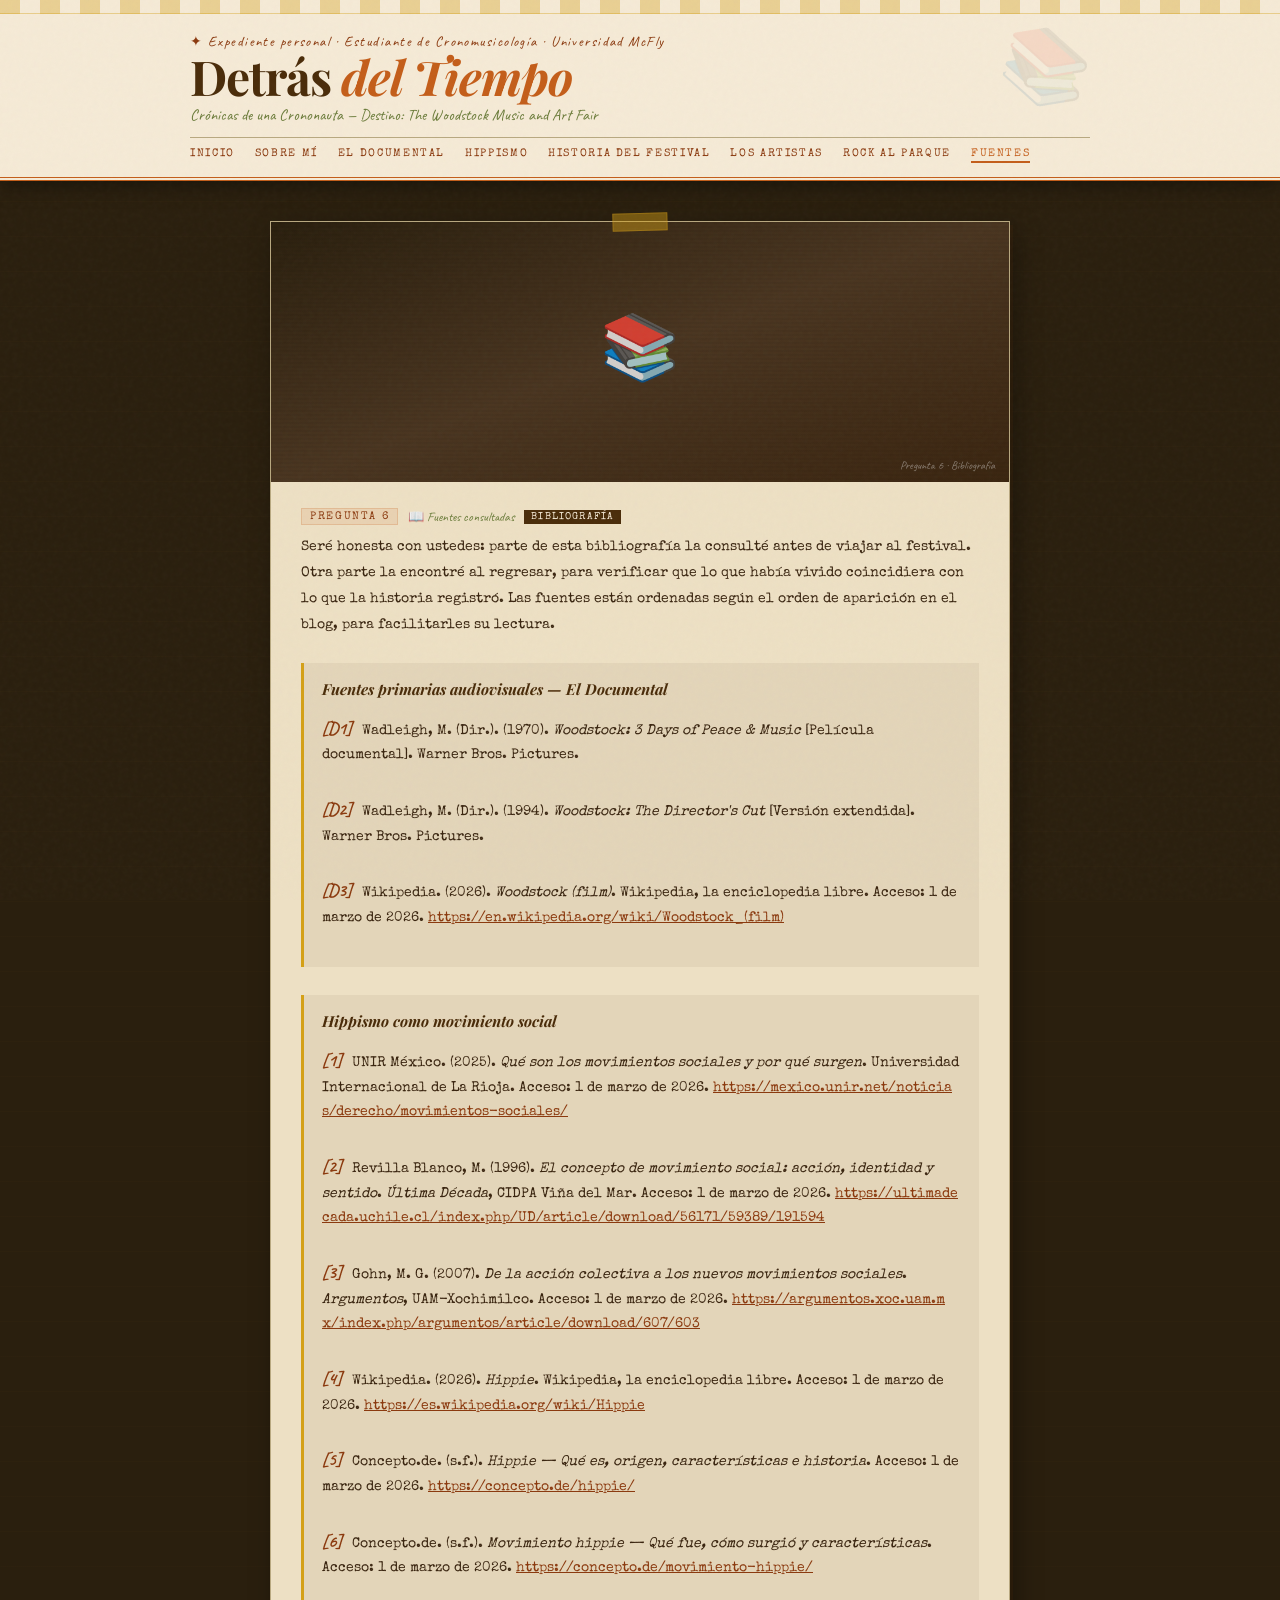
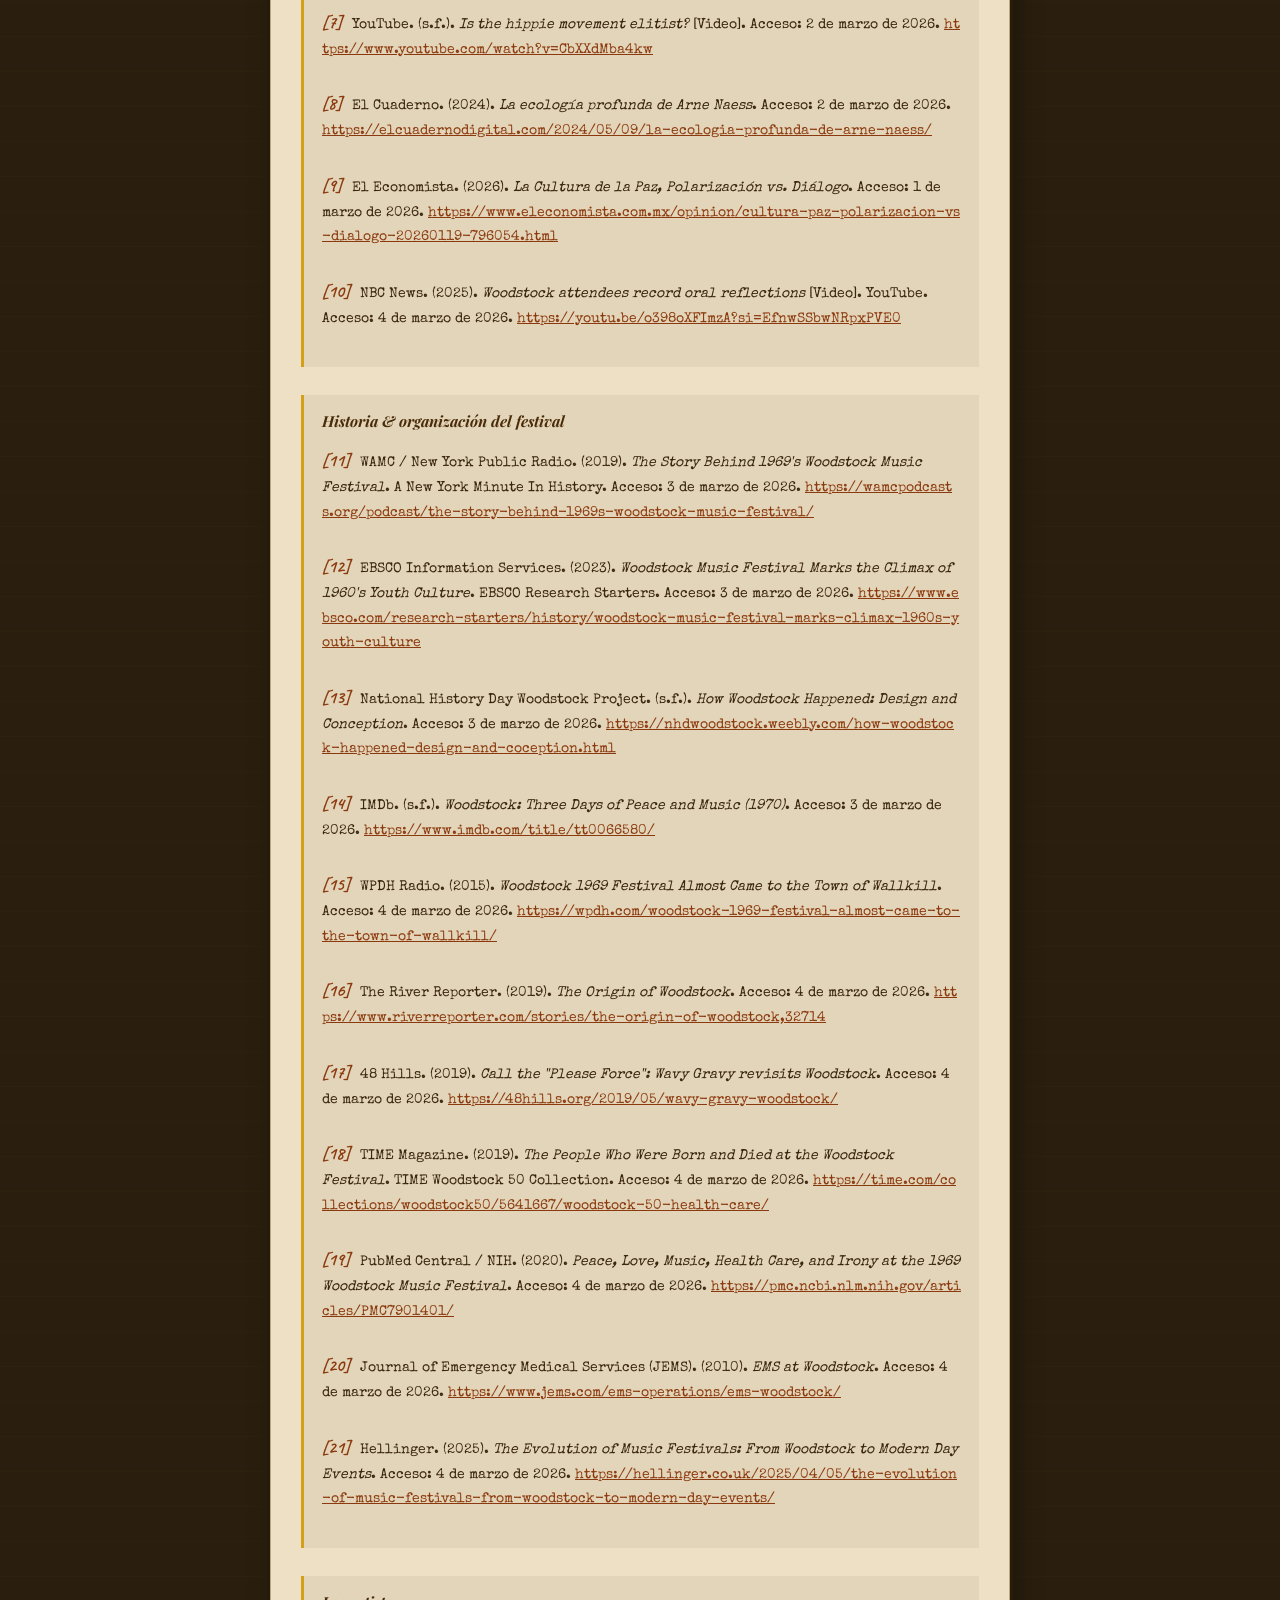
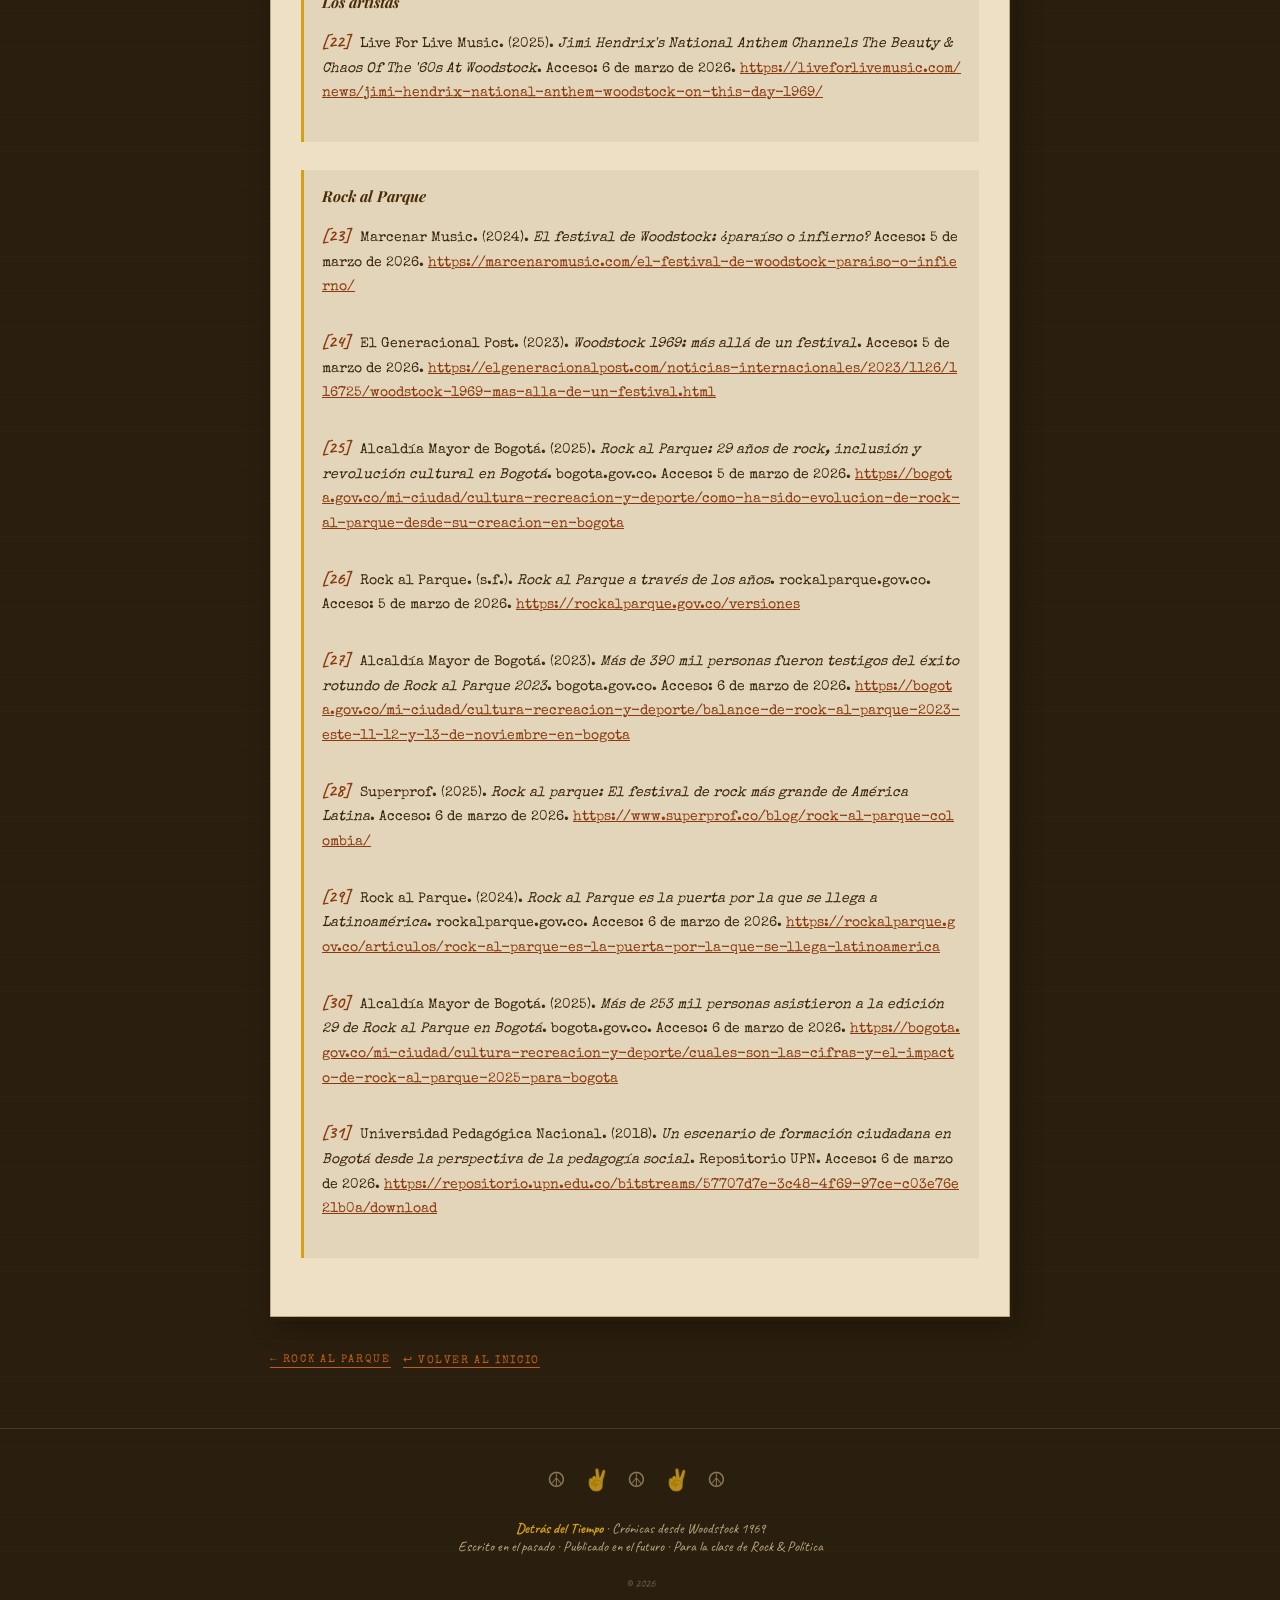
<file: fuentes.html>
<!DOCTYPE html>
<html lang="es">
<head>
<meta charset="UTF-8">
<meta name="viewport" content="width=device-width, initial-scale=1.0">
<title>Fuentes Consultadas — Detrás del Tiempo</title>
<link rel="stylesheet" href="style.css">
<style>
  .source-entry:target {
    background: #fff3cd;
    border-left: 4px solid var(--rust, #b85c38);
    padding-left: 10px;
    transition: background 0.4s;
    border-radius: 2px;
  }
  .source-entry {
    margin-bottom: 14px;
    padding: 6px 0;
    transition: background 0.4s;
  }
  .source-num {
    font-family: 'Caveat', cursive, sans-serif;
    font-size: 1.1rem;
    color: var(--rust, #b85c38);
    font-weight: 700;
    margin-right: 6px;
  }
  .sources-list-anchored {
    list-style: none;
    padding: 0;
    margin: 0;
  }
  .sources-list-anchored li {
    font-size: 0.88rem;
    line-height: 1.75;
    font-family: 'Special Elite', monospace;
    color: #3a2510;
  }
  .sources-list-anchored a {
    color: var(--rust, #b85c38);
    word-break: break-all;
  }
</style>
</head>
<body>

<header>
  <div class="header-tape"></div>
  <div class="header-inner">
    <div class="peace-deco">📚</div>
    <p class="blog-eyebrow">✦ Expediente personal · Estudiante de Cronomusicología · Universidad McFly</p>
    <a href="index.html" class="blog-title">Detrás <span>del Tiempo</span></a>
    <p class="blog-subtitle">Crónicas de una Crononauta — Destino: The Woodstock Music and Art Fair</p>
    <nav>
      <a href="index.html">Inicio</a>
      <a href="sobre-mi.html">Sobre Mí</a>
      <a href="documental.html">El Documental</a>
      <a href="movimiento.html">Hippismo</a>
      <a href="historia.html">Historia del Festival</a>
      <a href="artistas.html">Los Artistas</a>
      <a href="bogota.html">Rock al Parque</a>
      <a href="fuentes.html" class="active">Fuentes</a>
    </nav>
  </div>
</header>

<div class="container full-width">
  <main>
    <article class="card">
      <div class="tape"></div>
      <div class="page-hero ph-sources">
        <div class="photo-overlay"></div>
        <div class="hero-label">
          <span class="hero-emoji">📚</span>
        </div>
        <div class="hero-stamp">Pregunta 6 · Bibliografía</div>
      </div>
      <div class="card-body">
        <div class="card-meta">
          <span class="card-date">Pregunta 6</span>
          <span class="card-tag">📖 Fuentes consultadas</span>
          <span class="academic-badge">Bibliografía</span>
        </div>

        <p class="text" style="margin-bottom:24px">
          Seré honesta con ustedes: parte de esta bibliografía la consulté antes de viajar al festival. 
          Otra parte la encontré al regresar, para verificar que lo que había vivido
          coincidiera con lo que la historia registró. Las fuentes están ordenadas según el orden de aparición en el blog, 
          para facilitarles su lectura.
        </p>

        <div class="academic-box" style="margin-bottom:28px">
          <h4>Fuentes primarias audiovisuales — El Documental</h4>
          <ul class="sources-list-anchored">

            <li id="d1" class="source-entry">
              <span class="source-num">[D1]</span>
              Wadleigh, M. (Dir.). (1970). <em>Woodstock: 3 Days of Peace &amp; Music</em> [Película documental]. Warner Bros. Pictures. 
            </li>

            <li id="d2" class="source-entry">
              <span class="source-num">[D2]</span>
              Wadleigh, M. (Dir.). (1994). <em>Woodstock: The Director's Cut</em> [Versión extendida]. Warner Bros. Pictures.
            </li>

            <li id="d3" class="source-entry">
              <span class="source-num">[D3]</span>
              Wikipedia. (2026). <em>Woodstock (film)</em>. Wikipedia, la enciclopedia libre. Acceso: 1 de marzo de 2026.
              <a href="https://en.wikipedia.org/wiki/Woodstock_(film)" target="_blank">https://en.wikipedia.org/wiki/Woodstock_(film)</a>
            </li>

          </ul>
        </div>

        <div class="academic-box" style="margin-bottom:28px">
          <h4>Hippismo como movimiento social</h4>
          <ul class="sources-list-anchored">

            <li id="f1" class="source-entry">
              <span class="source-num">[1]</span>
              UNIR México. (2025). <em>Qué son los movimientos sociales y por qué surgen</em>. Universidad Internacional de La Rioja. Acceso: 1 de marzo de 2026.
              <a href="https://mexico.unir.net/noticias/derecho/movimientos-sociales/" target="_blank">https://mexico.unir.net/noticias/derecho/movimientos-sociales/</a>
            </li>

            <li id="f2" class="source-entry">
              <span class="source-num">[2]</span>
              Revilla Blanco, M. (1996). <em>El concepto de movimiento social: acción, identidad y sentido</em>. <em>Última Década</em>, CIDPA Viña del Mar. Acceso: 1 de marzo de 2026.
              <a href="https://ultimadecada.uchile.cl/index.php/UD/article/download/56171/59389/191594" target="_blank">https://ultimadecada.uchile.cl/index.php/UD/article/download/56171/59389/191594</a>
            </li>

            <li id="f3" class="source-entry">
              <span class="source-num">[3]</span>
              Gohn, M. G. (2007). <em>De la acción colectiva a los nuevos movimientos sociales</em>. <em>Argumentos</em>, UAM-Xochimilco. Acceso: 1 de marzo de 2026.
              <a href="https://argumentos.xoc.uam.mx/index.php/argumentos/article/download/607/603" target="_blank">https://argumentos.xoc.uam.mx/index.php/argumentos/article/download/607/603</a>
            </li>

            <li id="f4" class="source-entry">
              <span class="source-num">[4]</span>
              Wikipedia. (2026). <em>Hippie</em>. Wikipedia, la enciclopedia libre. Acceso: 1 de marzo de 2026.
              <a href="https://es.wikipedia.org/wiki/Hippie" target="_blank">https://es.wikipedia.org/wiki/Hippie</a>
            </li>

            <li id="f8" class="source-entry">
              <span class="source-num">[5]</span>
              Concepto.de. (s.f.). <em>Hippie — Qué es, origen, características e historia</em>. Acceso: 1 de marzo de 2026.
              <a href="https://concepto.de/hippie/" target="_blank">https://concepto.de/hippie/</a>
            </li>

            <li id="f9" class="source-entry">
              <span class="source-num">[6]</span>
              Concepto.de. (s.f.). <em>Movimiento hippie — Qué fue, cómo surgió y características</em>. Acceso: 1 de marzo de 2026.
              <a href="https://concepto.de/movimiento-hippie/" target="_blank">https://concepto.de/movimiento-hippie/</a>
            </li>

            <li id="f10" class="source-entry">
              <span class="source-num">[7]</span>
              YouTube. (s.f.). <em>Is the hippie movement elitist?</em> [Video]. Acceso: 2 de marzo de 2026.
              <a href="https://www.youtube.com/watch?v=CbXXdMba4kw" target="_blank">https://www.youtube.com/watch?v=CbXXdMba4kw</a>
            </li>

            <li id="f11" class="source-entry">
              <span class="source-num">[8]</span>
              El Cuaderno. (2024). <em>La ecología profunda de Arne Naess</em>. Acceso: 2 de marzo de 2026.
              <a href="https://elcuadernodigital.com/2024/05/09/la-ecologia-profunda-de-arne-naess/" target="_blank">https://elcuadernodigital.com/2024/05/09/la-ecologia-profunda-de-arne-naess/</a>
            </li>

            <li id="f13" class="source-entry">
              <span class="source-num">[9]</span>
              El Economista. (2026). <em>La Cultura de la Paz, Polarización vs. Diálogo</em>. Acceso: 1 de marzo de 2026.
              <a href="https://www.eleconomista.com.mx/opinion/cultura-paz-polarizacion-vs-dialogo-20260119-796054.html" target="_blank">https://www.eleconomista.com.mx/opinion/cultura-paz-polarizacion-vs-dialogo-20260119-796054.html</a>
            </li>

            <li id="t1" class="source-entry">
              <span class="source-num">[10]</span>
              NBC News. (2025). <em>Woodstock attendees record oral reflections</em> [Video]. YouTube. Acceso: 4 de marzo de 2026.
              <a href="https://youtu.be/o398oXFImzA?si=EfnwSSbwNRpxPVE0" target="_blank">https://youtu.be/o398oXFImzA?si=EfnwSSbwNRpxPVE0</a>
            </li>

          </ul>
        </div>

        <div class="academic-box" style="margin-bottom:28px">
          <h4>Historia &amp; organización del festival</h4>
          <ul class="sources-list-anchored">

            <li id="h1" class="source-entry">
              <span class="source-num">[11]</span>
              WAMC / New York Public Radio. (2019). <em>The Story Behind 1969's Woodstock Music Festival</em>. A New York Minute In History. Acceso: 3 de marzo de 2026.
              <a href="https://wamcpodcasts.org/podcast/the-story-behind-1969s-woodstock-music-festival/" target="_blank">https://wamcpodcasts.org/podcast/the-story-behind-1969s-woodstock-music-festival/</a>
            </li>

            <li id="h3" class="source-entry">
              <span class="source-num">[12]</span>
              EBSCO Information Services. (2023). <em>Woodstock Music Festival Marks the Climax of 1960's Youth Culture</em>. EBSCO Research Starters. Acceso: 3 de marzo de 2026.
              <a href="https://www.ebsco.com/research-starters/history/woodstock-music-festival-marks-climax-1960s-youth-culture" target="_blank">https://www.ebsco.com/research-starters/history/woodstock-music-festival-marks-climax-1960s-youth-culture</a>
            </li>

            <li id="h4" class="source-entry">
              <span class="source-num">[13]</span>
              National History Day Woodstock Project. (s.f.). <em>How Woodstock Happened: Design and Conception</em>. Acceso: 3 de marzo de 2026.
              <a href="https://nhdwoodstock.weebly.com/how-woodstock-happened-design-and-coception.html" target="_blank">https://nhdwoodstock.weebly.com/how-woodstock-happened-design-and-coception.html</a>
            </li>

            <li id="h5" class="source-entry">
              <span class="source-num">[14]</span>
              IMDb. (s.f.). <em>Woodstock: Three Days of Peace and Music (1970)</em>. Acceso: 3 de marzo de 2026.
              <a href="https://www.imdb.com/title/tt0066580/" target="_blank">https://www.imdb.com/title/tt0066580/</a>
            </li>

            <li id="h7" class="source-entry">
              <span class="source-num">[15]</span>
              WPDH Radio. (2015). <em>Woodstock 1969 Festival Almost Came to the Town of Wallkill</em>. Acceso: 4 de marzo de 2026.
              <a href="https://wpdh.com/woodstock-1969-festival-almost-came-to-the-town-of-wallkill/" target="_blank">https://wpdh.com/woodstock-1969-festival-almost-came-to-the-town-of-wallkill/</a>
            </li>

            <li id="h8" class="source-entry">
              <span class="source-num">[16]</span>
              The River Reporter. (2019). <em>The Origin of Woodstock</em>. Acceso: 4 de marzo de 2026.
              <a href="https://www.riverreporter.com/stories/the-origin-of-woodstock,32714" target="_blank">https://www.riverreporter.com/stories/the-origin-of-woodstock,32714</a>
            </li>

            <li id="h10" class="source-entry">
              <span class="source-num">[17]</span>
              48 Hills. (2019). <em>Call the "Please Force": Wavy Gravy revisits Woodstock</em>. Acceso: 4 de marzo de 2026.
              <a href="https://48hills.org/2019/05/wavy-gravy-woodstock/" target="_blank">https://48hills.org/2019/05/wavy-gravy-woodstock/</a>
            </li>

            <li id="h12" class="source-entry">
              <span class="source-num">[18]</span>
              TIME Magazine. (2019). <em>The People Who Were Born and Died at the Woodstock Festival</em>. TIME Woodstock 50 Collection. Acceso: 4 de marzo de 2026.
              <a href="https://time.com/collections/woodstock50/5641667/woodstock-50-health-care/" target="_blank">https://time.com/collections/woodstock50/5641667/woodstock-50-health-care/</a>
            </li>

            <li id="h13" class="source-entry">
              <span class="source-num">[19]</span>
              PubMed Central / NIH. (2020). <em>Peace, Love, Music, Health Care, and Irony at the 1969 Woodstock Music Festival</em>. Acceso: 4 de marzo de 2026.
              <a href="https://pmc.ncbi.nlm.nih.gov/articles/PMC7901401/" target="_blank">https://pmc.ncbi.nlm.nih.gov/articles/PMC7901401/</a>
            </li>

            <li id="h16" class="source-entry">
              <span class="source-num">[20]</span>
              Journal of Emergency Medical Services (JEMS). (2010). <em>EMS at Woodstock</em>. Acceso: 4 de marzo de 2026.
              <a href="https://www.jems.com/ems-operations/ems-woodstock/" target="_blank">https://www.jems.com/ems-operations/ems-woodstock/</a>
            </li>

            <li id="h34" class="source-entry">
              <span class="source-num">[21]</span>
              Hellinger. (2025). <em>The Evolution of Music Festivals: From Woodstock to Modern Day Events</em>. Acceso: 4 de marzo de 2026.
              <a href="https://hellinger.co.uk/2025/04/05/the-evolution-of-music-festivals-from-woodstock-to-modern-day-events/" target="_blank">https://hellinger.co.uk/2025/04/05/the-evolution-of-music-festivals-from-woodstock-to-modern-day-events/</a>
            </li>

          </ul>
        </div>

        <div class="academic-box" style="margin-bottom:28px">
          <h4>Los artistas</h4>
          <ul class="sources-list-anchored">

            <li id="h23" class="source-entry">
              <span class="source-num">[22]</span>
              Live For Live Music. (2025). <em>Jimi Hendrix's National Anthem Channels The Beauty &amp; Chaos Of The '60s At Woodstock</em>. Acceso: 6 de marzo de 2026.
              <a href="https://liveforlivemusic.com/news/jimi-hendrix-national-anthem-woodstock-on-this-day-1969/" target="_blank">https://liveforlivemusic.com/news/jimi-hendrix-national-anthem-woodstock-on-this-day-1969/</a>
            </li>

          </ul>
        </div>

        <div class="academic-box" style="margin-bottom:28px">
          <h4>Rock al Parque</h4>
          <ul class="sources-list-anchored">

            <li id="b1" class="source-entry">
              <span class="source-num">[23]</span>
              Marcenar Music. (2024). <em>El festival de Woodstock: ¿paraíso o infierno?</em> Acceso: 5 de marzo de 2026.
              <a href="https://marcenaromusic.com/el-festival-de-woodstock-paraiso-o-infierno/" target="_blank">https://marcenaromusic.com/el-festival-de-woodstock-paraiso-o-infierno/</a>
            </li>

            <li id="b2" class="source-entry">
              <span class="source-num">[24]</span>
              El Generacional Post. (2023). <em>Woodstock 1969: más allá de un festival</em>. Acceso: 5 de marzo de 2026.
              <a href="https://elgeneracionalpost.com/noticias-internacionales/2023/1126/116725/woodstock-1969-mas-alla-de-un-festival.html" target="_blank">https://elgeneracionalpost.com/noticias-internacionales/2023/1126/116725/woodstock-1969-mas-alla-de-un-festival.html</a>
            </li>

            <li id="b4" class="source-entry">
              <span class="source-num">[25]</span>
              Alcaldía Mayor de Bogotá. (2025). <em>Rock al Parque: 29 años de rock, inclusión y revolución cultural en Bogotá</em>. bogota.gov.co. Acceso: 5 de marzo de 2026.
              <a href="https://bogota.gov.co/mi-ciudad/cultura-recreacion-y-deporte/como-ha-sido-evolucion-de-rock-al-parque-desde-su-creacion-en-bogota" target="_blank">https://bogota.gov.co/mi-ciudad/cultura-recreacion-y-deporte/como-ha-sido-evolucion-de-rock-al-parque-desde-su-creacion-en-bogota</a>
            </li>

            <li id="b5" class="source-entry">
              <span class="source-num">[26]</span>
              Rock al Parque. (s.f.). <em>Rock al Parque a través de los años</em>. rockalparque.gov.co. Acceso: 5 de marzo de 2026.
              <a href="https://rockalparque.gov.co/versiones" target="_blank">https://rockalparque.gov.co/versiones</a>
            </li>

            <li id="b8" class="source-entry">
              <span class="source-num">[27]</span>
              Alcaldía Mayor de Bogotá. (2023). <em>Más de 390 mil personas fueron testigos del éxito rotundo de Rock al Parque 2023</em>. bogota.gov.co. Acceso: 6 de marzo de 2026.
              <a href="https://bogota.gov.co/mi-ciudad/cultura-recreacion-y-deporte/balance-de-rock-al-parque-2023-este-11-12-y-13-de-noviembre-en-bogota" target="_blank">https://bogota.gov.co/mi-ciudad/cultura-recreacion-y-deporte/balance-de-rock-al-parque-2023-este-11-12-y-13-de-noviembre-en-bogota</a>
            </li>

            <li id="b10" class="source-entry">
              <span class="source-num">[28]</span>
              Superprof. (2025). <em>Rock al parque: El festival de rock más grande de América Latina</em>. Acceso: 6 de marzo de 2026.
              <a href="https://www.superprof.co/blog/rock-al-parque-colombia/" target="_blank">https://www.superprof.co/blog/rock-al-parque-colombia/</a>
            </li>

            <li id="b11" class="source-entry">
              <span class="source-num">[29]</span>
              Rock al Parque. (2024). <em>Rock al Parque es la puerta por la que se llega a Latinoamérica</em>. rockalparque.gov.co. Acceso: 6 de marzo de 2026.
              <a href="https://rockalparque.gov.co/articulos/rock-al-parque-es-la-puerta-por-la-que-se-llega-latinoamerica" target="_blank">https://rockalparque.gov.co/articulos/rock-al-parque-es-la-puerta-por-la-que-se-llega-latinoamerica</a>
            </li>

            <li id="b17" class="source-entry">
              <span class="source-num">[30]</span>
              Alcaldía Mayor de Bogotá. (2025). <em>Más de 253 mil personas asistieron a la edición 29 de Rock al Parque en Bogotá</em>. bogota.gov.co. Acceso: 6 de marzo de 2026.
              <a href="https://bogota.gov.co/mi-ciudad/cultura-recreacion-y-deporte/cuales-son-las-cifras-y-el-impacto-de-rock-al-parque-2025-para-bogota" target="_blank">https://bogota.gov.co/mi-ciudad/cultura-recreacion-y-deporte/cuales-son-las-cifras-y-el-impacto-de-rock-al-parque-2025-para-bogota</a>
            </li>

            <li id="b22" class="source-entry">
              <span class="source-num">[31]</span>
              Universidad Pedagógica Nacional. (2018). <em>Un escenario de formación ciudadana en Bogotá desde la perspectiva de la pedagogía social</em>. Repositorio UPN. Acceso: 6 de marzo de 2026.
              <a href="https://repositorio.upn.edu.co/bitstreams/57707d7e-3c48-4f69-97ce-c03e76e21b0a/download" target="_blank">https://repositorio.upn.edu.co/bitstreams/57707d7e-3c48-4f69-97ce-c03e76e21b0a/download</a>
            </li>

          </ul>
        </div>

      </div>
    </article>

    <div style="display:flex; gap:12px; flex-wrap:wrap; margin-bottom:20px">
      <a href="bogota.html" class="read-more">← Rock al Parque</a>
      <a href="index.html" class="read-more">↩ Volver al inicio</a>
    </div>
  </main>
</div>

<footer>
  <div class="flowers">☮ ✌ ☮ ✌ ☮</div><br>
  <strong>Detrás del Tiempo</strong> · Crónicas desde Woodstock 1969<br>
  Escrito en el pasado · Publicado en el futuro · Para la clase de Rock &amp; Política
  <br><br>
  <small style="opacity:0.5">© 2026</small>
</footer>

</body>
</html>
</file>
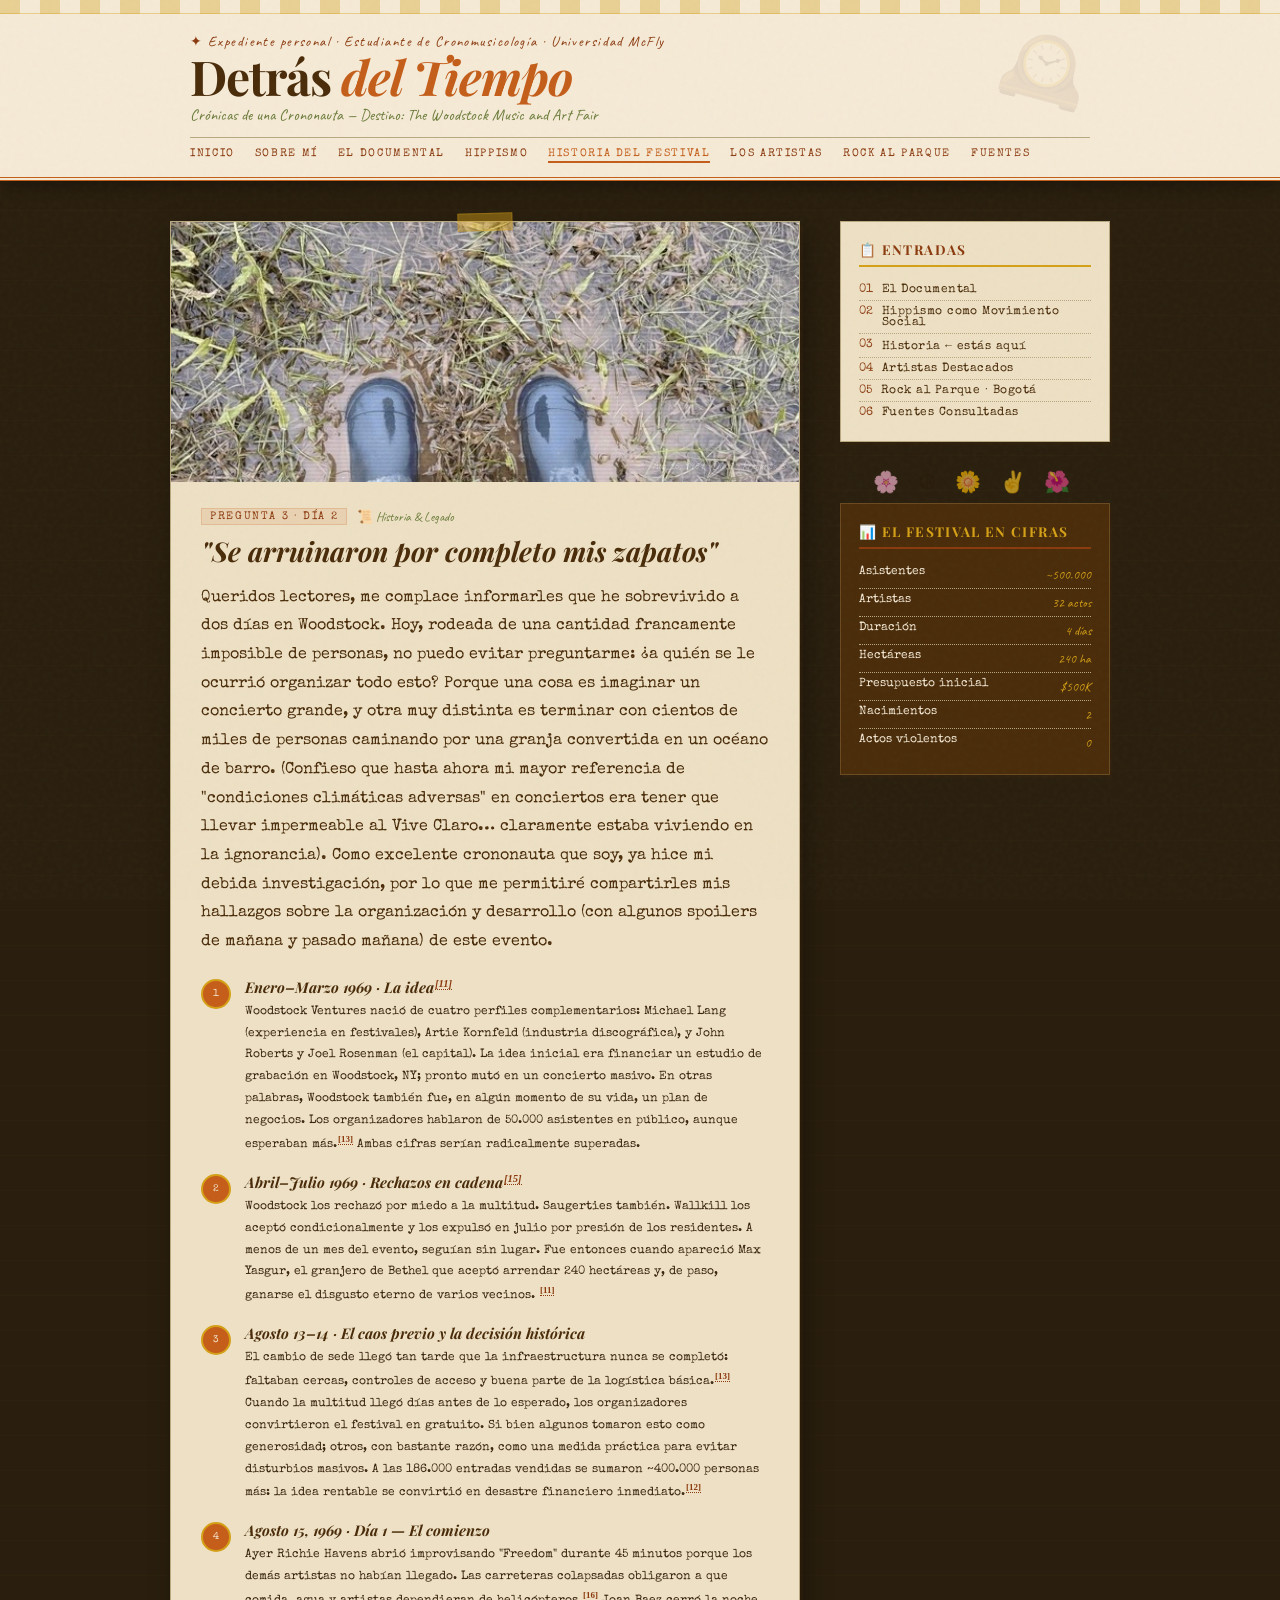
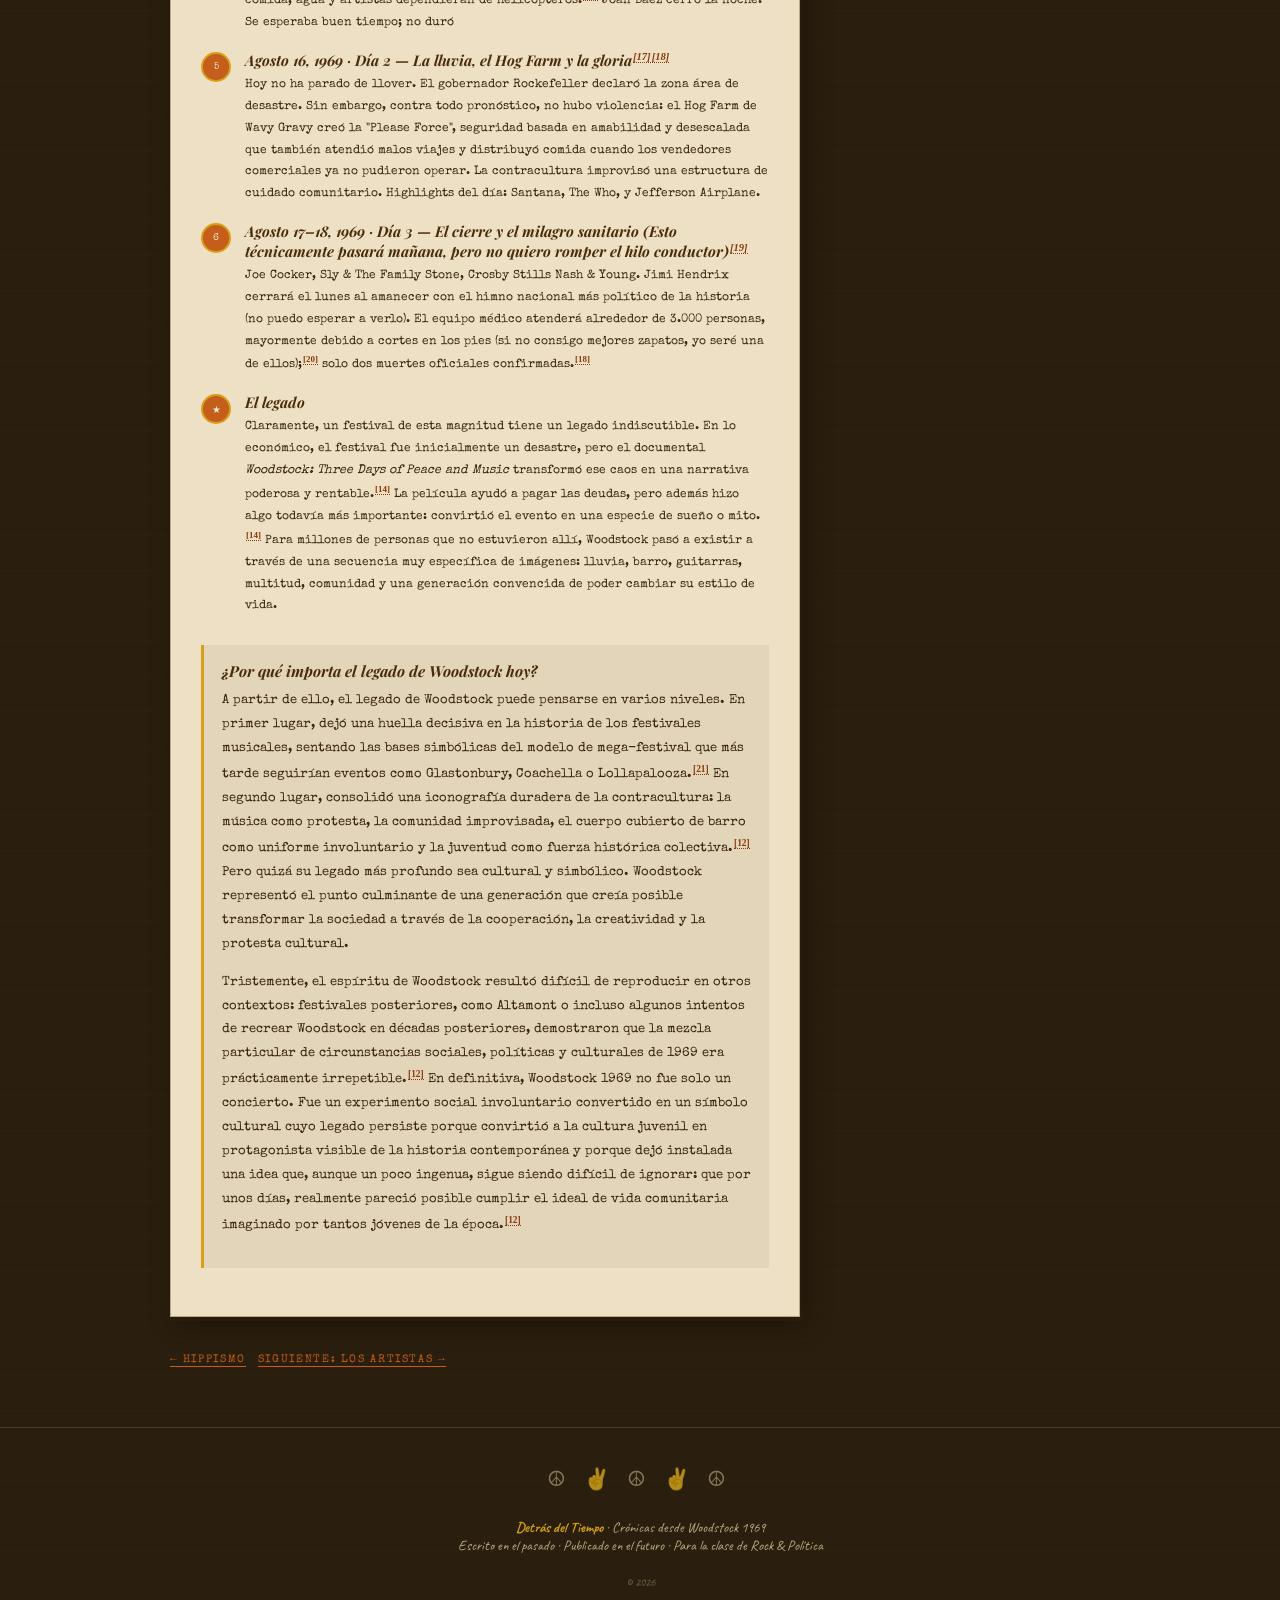
<file: historia.html>
<!DOCTYPE html>
<html lang="es">
<head>
<meta charset="UTF-8">
<meta name="viewport" content="width=device-width, initial-scale=1.0">
<title>Historia del Festival — Detrás del Tiempo</title>
<link rel="stylesheet" href="style.css">
<style>
  .cite-link {
    font-size: 0.72em;
    vertical-align: super;
    color: var(--rust, #b85c38);
    text-decoration: none;
    font-family: 'Georgia', serif;
    font-weight: 700;
    margin-left: 1px;
    border-bottom: 1px dotted var(--rust, #b85c38);
    transition: color 0.2s, border-color 0.2s;
  }
  .cite-link:hover {
    color: var(--burnt, #8b3a1e);
    border-color: var(--burnt, #8b3a1e);
  }
  .essay-paragraph {
    font-size: 0.97rem;
    line-height: 1.85;
    margin-bottom: 1.1em;
    color: var(--brown, #4a3728);
  }
</style>
</head>
<body>

<header>
  <div class="header-tape"></div>
  <div class="header-inner">
    <div class="peace-deco">🕰️</div>
    <p class="blog-eyebrow">✦ Expediente personal · Estudiante de Cronomusicología · Universidad McFly</p>
    <a href="index.html" class="blog-title">Detrás <span>del Tiempo</span></a>
    <p class="blog-subtitle">Crónicas de una Crononauta — Destino: The Woodstock Music and Art Fair</p>
    <nav>
      <a href="index.html">Inicio</a>
      <a href="sobre-mi.html">Sobre Mí</a>
      <a href="documental.html">El Documental</a>
      <a href="movimiento.html">Hippismo</a>
      <a href="historia.html" class="active">Historia del Festival</a>
      <a href="artistas.html">Los Artistas</a>
      <a href="bogota.html">Rock al Parque</a>
      <a href="fuentes.html">Fuentes</a>
    </nav>
  </div>
</header>

<div class="container">
  <main>
    <article class="card">
      <div class="tape"></div>
      <div class="page-hero ph-stage" style="background-image:url('zapatos.jpg'); background-size:cover; background-position:center;">
        <div class="photo-overlay"></div>
        <div class="hero-label">
          <span class="hero-emoji"></span>
        </div>
        <div class="hero-stamp">Aug 16, 1969 · Día 2 · Pregunta 3</div>
      </div>
      <div class="card-body">
        <div class="card-meta">
          <span class="card-date">Pregunta 3 · Día 2</span>
          <span class="card-tag">📜 Historia & Legado</span>
        </div>
        <h1 class="card-title">"Se arruinaron por completo mis zapatos"</h1>

        <p class="essay-paragraph">
          Queridos lectores, me complace informarles que he sobrevivido a dos días en Woodstock.
          Hoy, rodeada de una cantidad francamente imposible de personas, no puedo evitar preguntarme:
          ¿a quién se le ocurrió organizar todo esto? Porque una cosa es imaginar un concierto grande,
          y otra muy distinta es terminar con cientos de miles de personas caminando por una granja
          convertida en un océano de barro. (Confieso que hasta ahora mi mayor referencia de
          "condiciones climáticas adversas" en conciertos era tener que llevar impermeable al
          Vive Claro… claramente estaba viviendo en la ignorancia). Como excelente crononauta que soy, ya hice mi debida investigación,
          por lo que me permitiré compartirles mis hallazgos sobre la organización y desarrollo (con algunos spoilers de mañana y pasado mañana) 
          de este evento.
        </p>

        <!-- ── Timeline enriquecida ── -->
        <div class="timeline">

          <div class="tl-item">
            <div class="tl-dot">1</div>
            <div class="tl-content">
              <h5>Enero–Marzo 1969 · La idea<a href="fuentes.html#h1" class="cite-link" title="The Story Behind Woodstock – WAMC">[11]</a></h5>
              <p>Woodstock Ventures nació de cuatro perfiles complementarios: Michael Lang
              (experiencia en festivales), Artie Kornfeld (industria discográfica), y John Roberts
              y Joel Rosenman (el capital). La idea inicial era financiar un estudio de grabación
              en Woodstock, NY; pronto mutó en un concierto masivo. En otras palabras, Woodstock
              también fue, en algún momento de su vida, un plan de negocios. Los organizadores
              hablaron de 50.000 asistentes en público, aunque esperaban más.<a href="fuentes.html#h4" class="cite-link" title="How Woodstock Happened – NHD">[13]</a>
              Ambas cifras serían radicalmente superadas.</p>
            </div>
          </div>

          <div class="tl-item">
            <div class="tl-dot">2</div>
            <div class="tl-content">
              <h5>Abril–Julio 1969 · Rechazos en cadena<a href="fuentes.html#h7" class="cite-link" title="Woodstock Almost Came to Wallkill – WPDH">[15]</a></h5>
              <p>Woodstock los rechazó por miedo a la multitud. Saugerties también. Wallkill los
              aceptó condicionalmente y los expulsó en julio por presión de los residentes. A menos
              de un mes del evento, seguían sin lugar. Fue entonces cuando apareció Max Yasgur, el
              granjero de Bethel que aceptó arrendar 240 hectáreas y, de paso, ganarse el disgusto
              eterno de varios vecinos. <a href="fuentes.html#h1" class="cite-link" title="The Story Behind Woodstock – WAMC">[11]</a></p>
            </div>
          </div>

          <div class="tl-item">
            <div class="tl-dot">3</div>
            <div class="tl-content">
              <h5>Agosto 13–14 · El caos previo y la decisión histórica</h5>
              <p>El cambio de sede llegó tan tarde que la infraestructura nunca se completó: faltaban
              cercas, controles de acceso y buena parte de la logística básica.<a href="fuentes.html#h4" class="cite-link" title="How Woodstock Happened – NHD">[13]</a>
              Cuando la multitud llegó días antes de lo esperado, los organizadores convirtieron el
              festival en gratuito. Si bien algunos tomaron esto como generosidad; otros, con bastante
              razón, como una medida práctica para evitar disturbios masivos. A las 186.000 entradas
              vendidas se sumaron ~400.000 personas más: la idea rentable se convirtió en desastre
              financiero inmediato.<a href="fuentes.html#h3" class="cite-link" title="Woodstock – EBSCO Research Starters">[12]</a></p>
            </div>
          </div>

          <div class="tl-item">
            <div class="tl-dot">4</div>
            <div class="tl-content">
              <h5>Agosto 15, 1969 · Día 1 — El comienzo</h5>
              <p>Ayer Richie Havens abrió improvisando "Freedom" durante 45 minutos porque los demás
              artistas no habían llegado. Las carreteras colapsadas obligaron a que comida, agua y
              artistas dependieran de helicópteros.<a href="fuentes.html#h8" class="cite-link" title="The Origin of Woodstock – The River Reporter">[16]</a>
              Joan Baez cerró la noche. Se esperaba buen tiempo; no duró</p>
            </div>
          </div>

          <div class="tl-item">
            <div class="tl-dot">5</div>
            <div class="tl-content">
              <h5>Agosto 16, 1969 · Día 2 — La lluvia, el Hog Farm y la gloria<a href="fuentes.html#h10" class="cite-link" title="Please Force: Wavy Gravy – 48 Hills">[17]</a><a href="fuentes.html#h12" class="cite-link" title="Born and Died at Woodstock – TIME">[18]</a></h5>
              <p>Hoy no ha parado de llover. El gobernador Rockefeller declaró la zona área de desastre.
              Sin embargo, contra todo pronóstico, no hubo violencia: el Hog Farm de Wavy Gravy creó la
              "Please Force", seguridad basada en amabilidad y desescalada que también atendió
              malos viajes y distribuyó comida cuando los vendedores comerciales ya no pudieron
              operar. La contracultura improvisó una estructura de cuidado comunitario.
              Highlights del día: Santana, The Who, y Jefferson Airplane.</p>
            </div>
          </div>

          <div class="tl-item">
            <div class="tl-dot">6</div>
            <div class="tl-content">
              <h5>Agosto 17–18, 1969 · Día 3 — El cierre y el milagro sanitario (Esto técnicamente pasará mañana, pero no quiero romper el hilo conductor)<a href="fuentes.html#h13" class="cite-link" title="Peace, Love & Health Care – PubMed">[19]</a></h5>
              <p>Joe Cocker, Sly &amp; The Family Stone, Crosby Stills Nash &amp; Young. Jimi Hendrix
              cerrará el lunes al amanecer con el himno nacional más político de la historia (no puedo esperar a verlo). El
              equipo médico atenderá alrededor de 3.000 personas, mayormente debido a cortes en los
              pies (si no consigo mejores zapatos, yo seré una de ellos);<a href="fuentes.html#h16" class="cite-link" title="EMS at Woodstock – JEMS">[20]</a>
              solo dos muertes oficiales confirmadas.<a href="fuentes.html#h12" class="cite-link" title="Born and Died at Woodstock – TIME">[18]</a>
              </p>
            </div>
          </div>

    <div class="tl-item">
      <div class="tl-dot">★</div>
      <div class="tl-content">
        <h5>El legado</h5>
        <p>Claramente, un festival de esta magnitud tiene un legado indiscutible. En lo
        económico, el festival fue inicialmente un desastre, pero el documental
        <em>Woodstock: Three Days of Peace and Music</em> transformó ese caos en una
        narrativa poderosa y rentable.<a href="fuentes.html#h5" class="cite-link" title="Woodstock (1970) – IMDB">[14]</a>
        La película ayudó a pagar las deudas, pero además hizo algo todavía más importante:
        convirtió el evento en una especie de sueño o mito.<a href="fuentes.html#h5" class="cite-link" title="Woodstock (1970) – IMDB">[14]</a>
        Para millones de personas que no estuvieron allí, Woodstock pasó a existir a través
        de una secuencia muy específica de imágenes: lluvia, barro, guitarras, multitud,
        comunidad y una generación convencida de poder cambiar su estilo de vida.</p>
      </div>
    </div>
    
    </div><!-- /.timeline -->
    
    <div class="academic-box" style="margin-top:28px">
      <h4>¿Por qué importa el legado de Woodstock hoy?</h4>
      <p>
        A partir de ello, el legado de Woodstock puede pensarse en varios niveles. En primer
        lugar, dejó una huella decisiva en la historia de los festivales musicales, sentando
        las bases simbólicas del modelo de mega-festival que más tarde seguirían eventos como
        Glastonbury, Coachella o Lollapalooza.<a href="fuentes.html#h34" class="cite-link" title="Evolution of Music Festivals – Hellinger">[21]</a>
        En segundo lugar, consolidó una iconografía duradera de la contracultura: la música
        como protesta, la comunidad improvisada, el cuerpo cubierto de barro como uniforme
        involuntario y la juventud como fuerza histórica colectiva.<a href="fuentes.html#h3" class="cite-link" title="Woodstock – EBSCO Research Starters">[12]</a>
        Pero quizá su legado más profundo sea cultural y simbólico. Woodstock representó el
        punto culminante de una generación que creía posible transformar la sociedad a través
        de la cooperación, la creatividad y la protesta cultural.
      </p>
      <p>
        Tristemente, el espíritu de Woodstock resultó difícil de reproducir en otros
        contextos: festivales posteriores, como Altamont o incluso algunos intentos de recrear
        Woodstock en décadas posteriores, demostraron que la mezcla particular de
        circunstancias sociales, políticas y culturales de 1969 era prácticamente
        irrepetible.<a href="fuentes.html#h3" class="cite-link" title="Woodstock – EBSCO Research Starters">[12]</a>
        En definitiva, Woodstock 1969 no fue solo un concierto. Fue un experimento social
        involuntario convertido en un símbolo cultural cuyo legado persiste porque convirtió
        a la cultura juvenil en protagonista visible de la historia contemporánea y porque
        dejó instalada una idea que, aunque un poco ingenua, sigue siendo difícil de ignorar:
        que por unos días, realmente pareció posible cumplir el ideal de vida comunitaria
        imaginado por tantos jóvenes de la época.<a href="fuentes.html#h3" class="cite-link" title="Woodstock – EBSCO Research Starters">[12]</a>
      </p>
    </div>
    </article>

    <div style="display:flex; gap:12px; flex-wrap:wrap; margin-bottom:20px">
      <a href="movimiento.html" class="read-more">← Hippismo</a>
      <a href="artistas.html" class="read-more">Siguiente: Los Artistas →</a>
    </div>
  </main>

  <aside class="sidebar">
    <div class="sidebar-widget">
      <p class="widget-title">📋 Entradas</p>
      <ul class="toc-list">
        <li><a href="documental.html"><span class="toc-num">01</span> El Documental</a></li>
        <li><a href="movimiento.html"><span class="toc-num">02</span> Hippismo como Movimiento Social</a></li>
        <li><a href="historia.html"><span class="toc-num">03</span> Historia ← estás aquí</a></li>
        <li><a href="artistas.html"><span class="toc-num">04</span> Artistas Destacados</a></li>
        <li><a href="bogota.html"><span class="toc-num">05</span> Rock al Parque · Bogotá</a></li>
        <li><a href="fuentes.html"><span class="toc-num">06</span> Fuentes Consultadas</a></li>
      </ul>
    </div>

    <div class="flowers">🌸 ☮ 🌼 ✌ 🌺</div>

    <div class="sidebar-widget" style="background:#4a2c0a; border-color:#6b4a20;">
      <p class="widget-title" style="color:var(--mustard); border-color:var(--rust)">📊 El Festival en Cifras</p>
      <ul class="setlist">
        <li style="color:var(--cream)">Asistentes <span style="color:var(--mustard)">~500.000</span></li>
        <li style="color:var(--cream)">Artistas <span style="color:var(--mustard)">32 actos</span></li>
        <li style="color:var(--cream)">Duración <span style="color:var(--mustard)">4 días</span></li>
        <li style="color:var(--cream)">Hectáreas <span style="color:var(--mustard)">240 ha</span></li>
        <li style="color:var(--cream)">Presupuesto inicial <span style="color:var(--mustard)">$500K</span></li>
        <li style="color:var(--cream)">Nacimientos <span style="color:var(--mustard)">2</span></li>
        <li style="color:var(--cream)">Actos violentos <span style="color:var(--mustard)">0</span></li>
      </ul>
    </div>
  </aside>
</div>

<footer>
  <div class="flowers">☮ ✌ ☮ ✌ ☮</div><br>
  <strong>Detrás del Tiempo</strong> · Crónicas desde Woodstock 1969<br>
  Escrito en el pasado · Publicado en el futuro · Para la clase de Rock & Política
  <br><br>
  <small style="opacity:0.5">© 2026</small>
</footer>

</body>
</html>
</file>
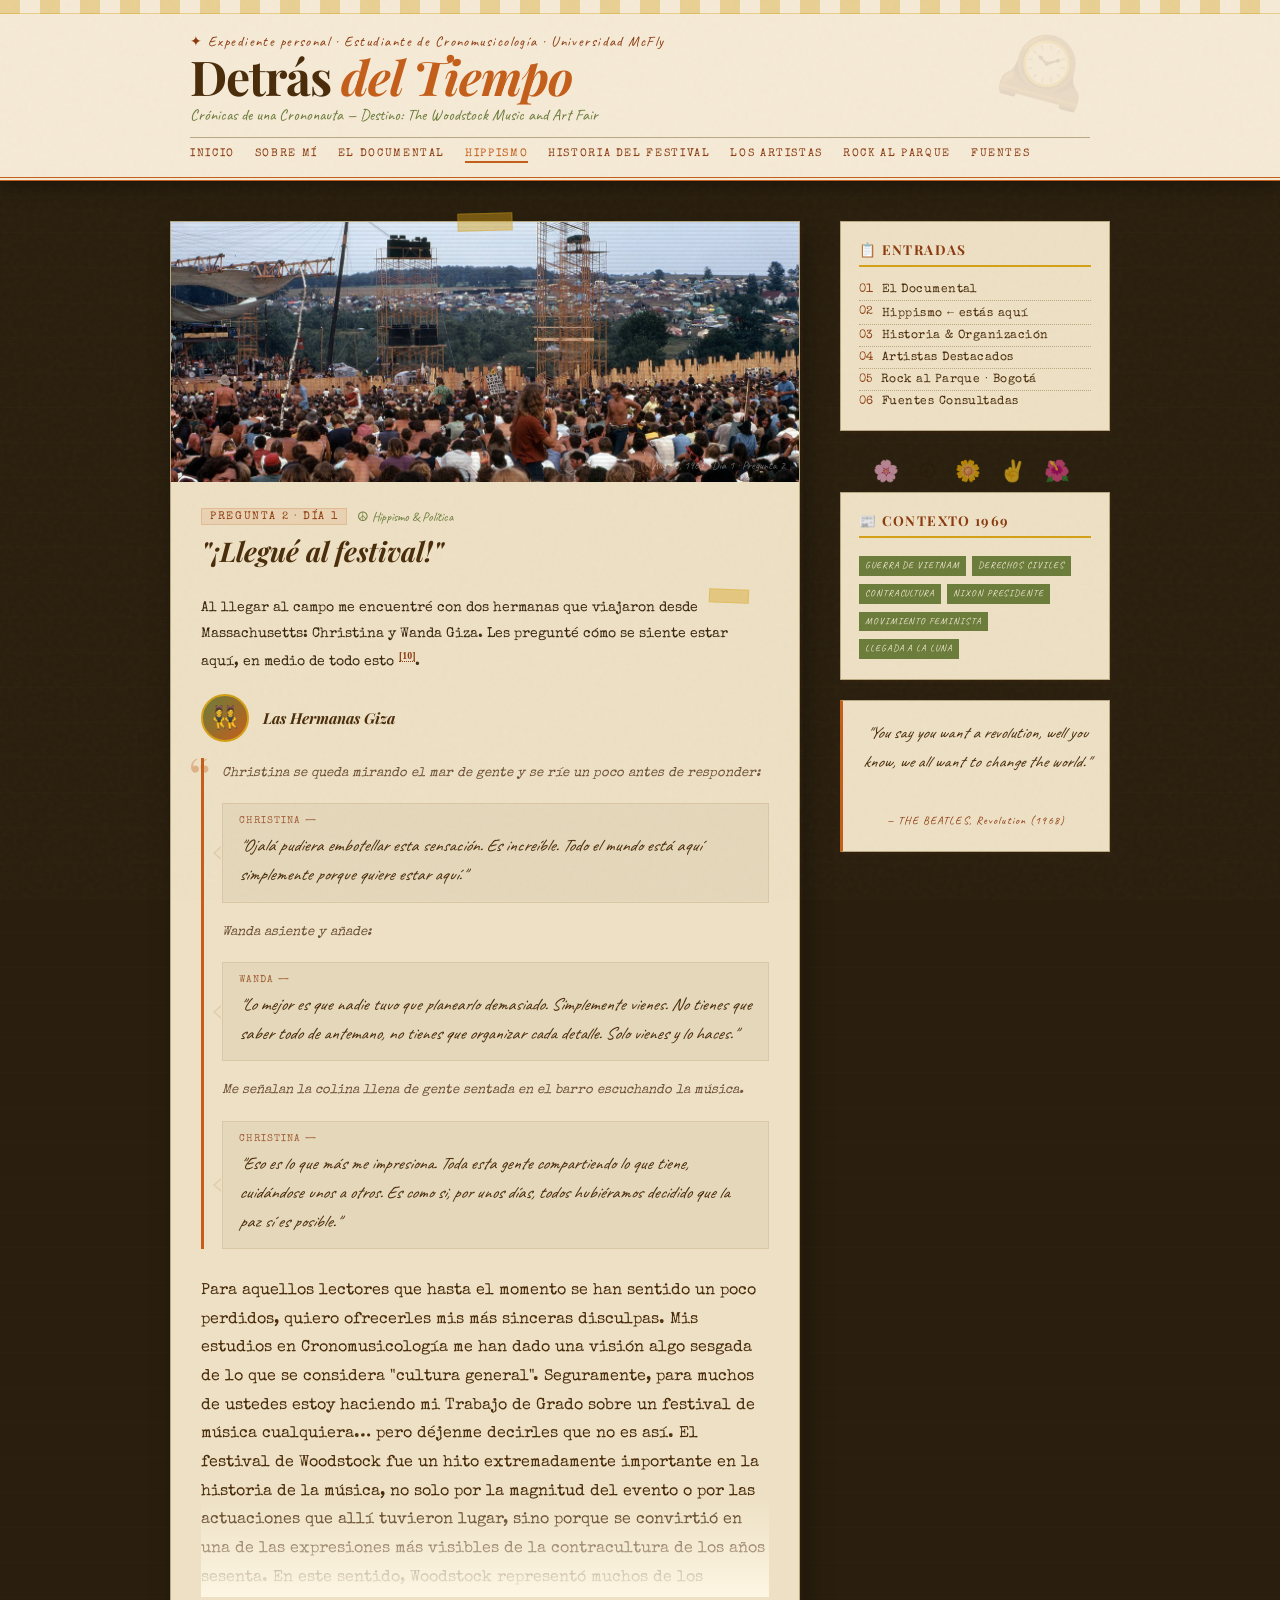
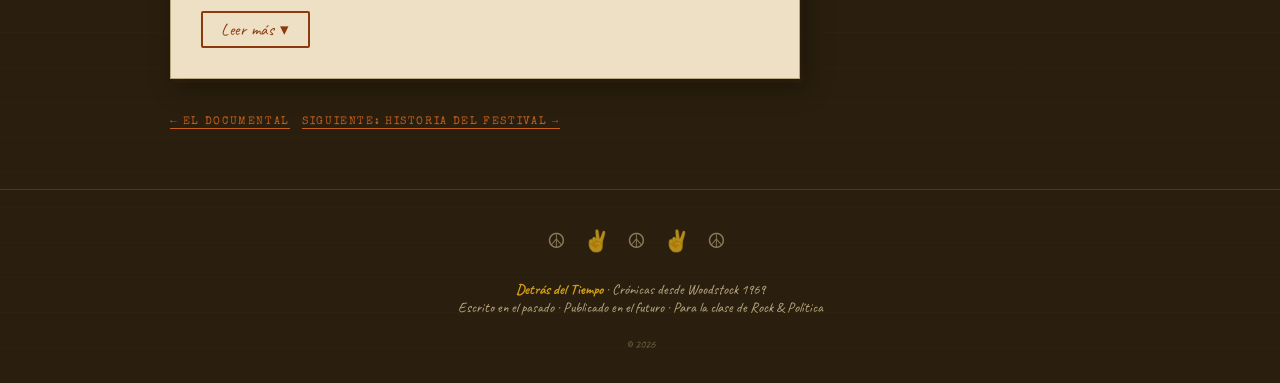
<file: movimiento.html>
<!DOCTYPE html>
<html lang="es">
<head>
<meta charset="UTF-8">
<meta name="viewport" content="width=device-width, initial-scale=1.0">
<title>Hippismo & Movimiento Social — Detrás del Tiempo</title>
<link rel="stylesheet" href="style.css">
<style>
  /* ── Citation superscripts ── */
  .cite-link {
    font-size: 0.72em;
    vertical-align: super;
    color: var(--rust, #b85c38);
    text-decoration: none;
    font-family: 'Georgia', serif;
    font-weight: 700;
    margin-left: 1px;
    border-bottom: 1px dotted var(--rust, #b85c38);
    transition: color 0.2s, border-color 0.2s;
  }
  .cite-link:hover {
    color: var(--burnt, #8b3a1e);
    border-color: var(--burnt, #8b3a1e);
  }

  /* ── Read-more toggle ── */
  .text-expandable {
    position: relative;
  }
  .text-collapsed .expandable-body {
    max-height: 320px;
    overflow: hidden;
  }
  .text-collapsed .fade-overlay {
    display: block;
  }
  .fade-overlay {
    display: none;
    position: absolute;
    bottom: 0; left: 0; right: 0;
    height: 100px;
    background: linear-gradient(to bottom, transparent, var(--cream, #fdf6e3));
    pointer-events: none;
  }
  /* make sure the overlay blends with card background */
  .card .fade-overlay {
    background: linear-gradient(to bottom, transparent, #fdf6e3);
  }

  .read-more-toggle {
    display: inline-flex;
    align-items: center;
    gap: 6px;
    margin-top: 14px;
    background: none;
    border: 2px solid var(--rust, #b85c38);
    color: var(--rust, #b85c38);
    font-family: 'Caveat', cursive, sans-serif;
    font-size: 1.05rem;
    padding: 6px 18px;
    border-radius: 2px;
    cursor: pointer;
    transition: background 0.2s, color 0.2s;
    letter-spacing: 0.03em;
  }
  .read-more-toggle:hover {
    background: var(--rust, #b85c38);
    color: #fff;
  }
  .toggle-icon {
    transition: transform 0.3s;
    font-style: normal;
  }
  .text-expanded .toggle-icon {
    transform: rotate(180deg);
  }

  /* ── Paragraphs inside article ── */
  .essay-paragraph {
    font-size: 0.97rem;
    line-height: 1.85;
    margin-bottom: 1.1em;
    color: var(--brown, #4a3728);
  }
</style>
</head>
<body>

<header>
  <div class="header-tape"></div>
  <div class="header-inner">
    <div class="peace-deco">🕰️</div>
    <p class="blog-eyebrow">✦ Expediente personal · Estudiante de Cronomusicología · Universidad McFly</p>
    <a href="index.html" class="blog-title">Detrás <span>del Tiempo</span></a>
    <p class="blog-subtitle">Crónicas de una Crononauta — Destino: The Woodstock Music and Art Fair</p>
    <nav>
      <a href="index.html">Inicio</a>
      <a href="sobre-mi.html">Sobre Mí</a>
      <a href="documental.html">El Documental</a>
      <a href="movimiento.html" class="active">Hippismo</a>
      <a href="historia.html">Historia del Festival</a>
      <a href="artistas.html">Los Artistas</a>
      <a href="bogota.html">Rock al Parque</a>
      <a href="fuentes.html">Fuentes</a>
    </nav>
  </div>
</header>

<div class="container">
  <main>
    <article class="card">
      <div class="tape"></div>
      <div class="page-hero ph-crowd" style="background-image:url('primerdia.JPG'); background-size:cover; background-position:center;">
        <div class="photo-overlay"></div>
        <div class="hero-label">
          <span class="hero-emoji"></span>
        </div>
        <div class="hero-stamp">Aug 15, 1969 · Día 1 · Pregunta 2</div>
      </div>
      <div class="card-body">
        <div class="card-meta">
          <span class="card-date">Pregunta 2 · Día 1</span>
          <span class="card-tag">☮ Hippismo & Política</span>
        </div>
        <h1 class="card-title">"¡Llegué al festival!"</h1>

        <!-- ── Testimony block (unchanged) ── -->
        <div class="testimony">
          <div class="testimony-tape"></div>
          <p class="testimony-intro">
            Al llegar al campo me encuentré con dos hermanas que viajaron desde
            Massachusetts: Christina y Wanda Giza. Les pregunté cómo se siente
            estar aquí, en medio de todo esto <a href="https://youtu.be/o398oXFImzA?si=EfnwSSbwNRpxPVE0" class="cite-link" target="_blank" title="Woodstock attendees oral reflections – NBC News">[10]</a>.
          </p>
          <div class="testimony-header">
            <div class="testimony-avatar">👯</div>
            <div class="testimony-who">
              <span class="testimony-name">Las Hermanas Giza</span>
            </div>
          </div>
          <div class="testimony-quotes">
            <p class="testimony-bridge">Christina se queda mirando el mar de gente y se ríe un poco antes de responder:</p>
            <div class="testimony-line">
              <div class="testimony-speaker">Christina —</div>
              <p class="testimony-text">"Ojalá pudiera embotellar esta sensación. Es increíble. Todo el mundo está
              aquí simplemente porque quiere estar aquí."</p>
            </div>
            <p class="testimony-bridge">Wanda asiente y añade:</p>
            <div class="testimony-line">
              <div class="testimony-speaker">Wanda —</div>
              <p class="testimony-text">"Lo mejor es que nadie tuvo que planearlo demasiado. Simplemente vienes.
              No tienes que saber todo de antemano, no tienes que organizar cada detalle.
              Solo vienes y lo haces."</p>
            </div>
            <p class="testimony-bridge">Me señalan la colina llena de gente sentada en el barro escuchando la música.</p>
            <div class="testimony-line">
              <div class="testimony-speaker">Christina —</div>
              <p class="testimony-text">"Eso es lo que más me impresiona. Toda esta gente compartiendo lo que tiene,
              cuidándose unos a otros. Es como si, por unos días, todos hubiéramos decidido
              que la paz sí es posible."</p>
            </div>
          </div>
        </div>

        <!-- ── Essay with expandable body ── -->
        <div class="text-expandable text-collapsed" id="essay-block">
          <div class="expandable-body">

            <p class="essay-paragraph">
              Para aquellos lectores que hasta el momento se han sentido un poco perdidos, quiero ofrecerles
              mis más sinceras disculpas. Mis estudios en Cronomusicología me han dado una visión algo sesgada
              de lo que se considera "cultura general". Seguramente, para muchos de ustedes estoy haciendo mi
              Trabajo de Grado sobre un festival de música cualquiera… pero déjenme decirles que no es así.
              El festival de Woodstock fue un hito extremadamente importante en la historia de la música, no
              solo por la magnitud del evento o por las actuaciones que allí tuvieron lugar, sino porque se
              convirtió en una de las expresiones más visibles de la contracultura de los años sesenta. En
              este sentido, Woodstock representó muchos de los ideales asociados con el movimiento social
              hippie, como la búsqueda de la paz, la vida en comunidad, el rechazo a la violencia
              (especialmente en el contexto de la guerra de Vietnam) y la promoción de formas alternativas
              de convivencia social.<a href="fuentes.html#f9" class="cite-link" title="Movimiento hippie – Concepto">[6]</a>
            </p>

            <p class="essay-paragraph">
              Ahora bien, antes de que sigamos avanzando en este pequeño viaje histórico (y temporal), hay
              una distinción sociológica importante que recuerdo claramente de una de mis primeras clases de
              Cronomusicología Social. No todo comportamiento colectivo es automáticamente un movimiento
              social. A veces los grupos humanos simplemente reaccionan juntos ante algo: una moda que aparece
              de la nada, un rumor que se propaga como si tuviera vida propia, o incluso un pánico colectivo.
              Todo eso entra en lo que los sociólogos llaman comportamiento colectivo.<a href="fuentes.html#f2" class="cite-link" title="El concepto de movimiento social – Última Década">[2]</a>
              Un movimiento social, en cambio, es algo más organizado, aunque no siempre tenga líderes claros
              ni estructuras formales.<a href="fuentes.html#f1" class="cite-link" title="Qué son los movimientos sociales – UNIR">[1]</a>
              Implica que un grupo de personas comienza a verse a sí mismo como parte de una misma causa y
              desarrolla una identidad colectiva.<a href="fuentes.html#f2" class="cite-link" title="El concepto de movimiento social – Última Década">[2]</a>
              Además, suele existir un proyecto social detrás: una idea, más o menos definida, de cómo debería
              cambiar la sociedad. Dicho de otra forma, un movimiento social no solo dice "esto está mal",
              sino que también intenta imaginar cómo podría ser el mundo si las cosas fueran distintas.<a href="fuentes.html#f1" class="cite-link" title="Qué son los movimientos sociales – UNIR">[1]</a>
            </p>

            <p class="essay-paragraph">
              A partir de la segunda mitad del siglo XX, los sociólogos empezaron a notar que algunos
              movimientos ya no encajaban del todo en las categorías tradicionales. Autores como Alain
              Touraine y Alberto Melucci hablaron entonces de los llamados "nuevos movimientos sociales".<a href="fuentes.html#f3" class="cite-link" title="De la acción – Argumentos UAM">[3]</a>
              A diferencia de los movimientos clásicos, como los obreros del siglo XIX, estos no se centraban
              únicamente en cuestiones económicas o en conquistar el poder del Estado. Más bien giraban
              alrededor de temas como la identidad, la cultura, la autonomía individual y la calidad de vida.<a href="fuentes.html#f3" class="cite-link" title="De la acción – Argumentos UAM">[3]</a>
              En cierto sentido, funcionaban como una especie de espejo incómodo para la sociedad: ponían en
              evidencia valores que parecían incuestionables y preguntaban, básicamente, "¿y si no tiene que
              ser así?".<a href="fuentes.html#f3" class="cite-link" title="De la acción – Argumentos UAM">[3]</a>
            </p>

            <p class="essay-paragraph">
              Si aplicamos estos criterios al caso que nos interesa, el hippiesmo encaja perfectamente en
              esta categoría.<a href="fuentes.html#f9" class="cite-link" title="Movimiento hippie – Concepto">[6]</a>
              Surgió en Estados Unidos durante la década de 1960 como parte de un descontento generacional
              bastante profundo.<a href="fuentes.html#f9" class="cite-link" title="Movimiento hippie – Concepto">[6]</a>
              Muchos jóvenes comenzaron a cuestionar el modelo de vida dominante de la posguerra: trabajo
              estable, casa suburbana, consumo constante y una confianza casi automática en las
              instituciones.<a href="fuentes.html#f9" class="cite-link" title="Movimiento hippie – Concepto">[6]</a>
              A esto se sumaba el contexto político del momento, especialmente la guerra de Vietnam, que para
              muchos jóvenes representaba todo aquello que sentían que estaba mal con el sistema.<a href="fuentes.html#f4" class="cite-link" title="Hippie – Wikipedia">[4]</a>
            </p>

            <p class="essay-paragraph">
              En respuesta, el movimiento hippie empezó a proponer algo radical para la época: una forma
              distinta de vivir. Sus ideales giraban en torno a la paz, la libertad personal, la vida en
              comunidad y una relación más armónica con la naturaleza.<a href="fuentes.html#f4" class="cite-link" title="Hippie – Wikipedia">[4]</a>
              Si uno escucha con atención la música de la época estas ideas aparecen constantemente.
              Canciones como <em>All You Need Is Love</em> de The Beatles o <em>Give Peace a Chance</em> de
              John Lennon capturan bastante bien ese espíritu.<a href="fuentes.html#f8" class="cite-link" title="Hippie – Concepto.de">[5]</a>
            </p>

            <p class="essay-paragraph">
              Por supuesto, el hippiesmo tampoco apareció de la nada. Tuvo influencias importantes de la
              llamada Generación Beat, un grupo de escritores y artistas de los años cincuenta que ya
              cuestionaban muchas normas sociales y cultivaban un estilo de vida bohemio.<a href="fuentes.html#f9" class="cite-link" title="Movimiento hippie – Concepto">[6]</a>
              Sin embargo, mientras los beats tenían un tono más existencialista, los hippies adoptaron una
              postura más optimista. En lugar de limitarse a criticar la sociedad existente, intentaban
              imaginar una alternativa.<a href="fuentes.html#f9" class="cite-link" title="Movimiento hippie – Concepto">[6]</a>
            </p>

            <p class="essay-paragraph">
              Uno de los rasgos más característicos del movimiento fue su énfasis en la transformación
              personal. Para muchos hippies, el cambio social debía comenzar con el cambio interior del
              individuo.<a href="fuentes.html#f9" class="cite-link" title="Movimiento hippie – Concepto">[6]</a>
              Por eso el movimiento incorporó prácticas como la meditación, el interés por filosofías
              orientales y una búsqueda espiritual que escapaba de las instituciones religiosas
              tradicionales. En algunos casos, incluso el uso de sustancias psicodélicas como el LSD se
              interpretaba como una forma de expandir la conciencia y cuestionar las limitaciones culturales
              impuestas por la sociedad occidental.<a href="fuentes.html#f4" class="cite-link" title="Hippie – Wikipedia">[4]</a>
            </p>

            <p class="essay-paragraph">
              Aunque a menudo se describe al movimiento hippie como apolítico, esa idea no es del todo
              precisa (seamos sinceros, ¿dónde no se encuentra la política?). Lo que muchos hippies
              rechazaban era la política institucional tradicional: partidos, jerarquías y burocracias. Pero
              eso no significa que fueran indiferentes a los problemas políticos de su tiempo. De hecho, el
              movimiento tuvo una influencia importante en el activismo pacifista contra la guerra de
              Vietnam.<a href="fuentes.html#f9" class="cite-link" title="Movimiento hippie – Concepto">[6]</a>
              A través de protestas, música y manifestaciones públicas, los hippies promovieron una cultura
              de paz que cuestionaba directamente la legitimidad de la guerra. No por nada consignas como
              "Make love, not war" se volvieron uno de los lemas más reconocibles de la
              década.<a href="fuentes.html#f4" class="cite-link" title="Hippie – Wikipedia">[4]</a>
            </p>

            <p class="essay-paragraph">
              En este contexto, el Festival de Woodstock de 1969 adquirió un significado especial. Más que
              un simple concierto, Woodstock se convirtió en un momento de afirmación colectiva del
              movimiento.<a href="fuentes.html#f9" class="cite-link" title="Movimiento hippie – Concepto">[6]</a>
              Durante tres días —que realmente se extendieron a cuatro— cientos de miles de personas
              convivieron en un espacio donde la música, el arte y la comunidad parecían demostrar que otra
              forma de vida era, al menos por un momento, posible. Pero el hippiesmo no se limitó a los
              conciertos ni a la música psicodélica. Muchos de sus seguidores intentaron llevar estos
              ideales a la práctica mediante la creación de comunidades alternativas. Algunas personas
              abandonaron las ciudades para fundar comunas rurales donde se practicaba la vida comunitaria,
              el trabajo compartido y cierto grado de autosuficiencia.<a href="fuentes.html#f9" class="cite-link" title="Movimiento hippie – Concepto">[6]</a>
              La idea era simple: vivir de una forma menos dependiente del sistema económico dominante y más
              conectada con la comunidad y la naturaleza.
            </p>

            <p class="essay-paragraph">
              Como era de esperarse, el movimiento también recibió varias críticas. Algunos analistas
              señalaron que el hippiesmo fue principalmente un fenómeno de jóvenes de clase media, quienes
              podían permitirse "salirse del sistema" sin enfrentar las mismas dificultades económicas que
              otros sectores sociales.<a href="fuentes.html#f10" class="cite-link" title="Is the hippie movement elitist? – YouTube">[7]</a>
              Desde ciertas perspectivas marxistas, además, se ha argumentado que el movimiento carecía de
              un proyecto político estructurado capaz de transformar las bases económicas de la
              sociedad.<a href="fuentes.html#f9" class="cite-link" title="Movimiento hippie – Concepto">[6]</a>
              Otra crítica frecuente sostiene que muchos de los símbolos del hippiesmo terminaron siendo
              absorbidos por el mismo sistema que el movimiento intentaba cuestionar. La estética
              psicodélica, la música e incluso la idea de la contracultura se convirtieron rápidamente en
              productos comercializables. En otras palabras, el mercado hizo lo que mejor sabe hacer:
              encontró una forma de generar ganancias.<a href="fuentes.html#f9" class="cite-link" title="Movimiento hippie – Concepto">[6]</a>
            </p>

            <p class="essay-paragraph">
              Sin embargo, incluso teniendo en cuenta estas críticas, muchos autores consideran que el
              impacto más profundo del hippiesmo fue cultural.<a href="fuentes.html#f9" class="cite-link" title="Movimiento hippie – Concepto">[6]</a>
              El movimiento ayudó a transformar la manera en que muchas personas comenzaron a pensar sobre
              la libertad individual, la sexualidad, la espiritualidad y la relación con la naturaleza. Y si
              uno observa el mundo actual, es difícil negar que varias de esas ideas siguen presentes. De
              hecho, en el siglo XXI algunas de las preocupaciones centrales del hippiesmo parecen haber
              vuelto con más fuerza. La preocupación por el medio ambiente, por ejemplo, se ha convertido en
              uno de los temas más urgentes de la política global.<a href="fuentes.html#f11" class="cite-link" title="La ecología profunda de Arne Naess – El Cuaderno">[8]</a>
              La crítica al consumo excesivo y la búsqueda de estilos de vida más sostenibles hoy aparecen
              cada vez más como una necesidad. Algo similar ocurre con la cultura de paz que promovía el
              movimiento. En un mundo marcado por tensiones políticas y conflictos internacionales, la idea
              de resolver los problemas a través del diálogo y la cooperación sigue siendo profundamente
              relevante.<a href="fuentes.html#f13" class="cite-link" title="La cultura de paz – El Economista">[9]</a>
            </p>

            <p class="essay-paragraph">
              En definitiva, desde una perspectiva sociológica, el hippiesmo puede considerarse claramente
              un movimiento social.<a href="fuentes.html#f1" class="cite-link" title="Qué son los movimientos sociales – UNIR">[1]</a><a href="fuentes.html#f2" class="cite-link" title="El concepto de movimiento social – Última Década">[2]</a>
              Desarrolló una identidad colectiva, promovió valores compartidos y buscó transformar tanto la
              cultura como las formas de vida de la sociedad. Y aunque muchas de sus formas originales han
              cambiado con el tiempo, varias de las ideas que defendía (como la paz, la comunidad, la
              libertad personal y el respeto por la naturaleza) siguen resonando en la sociedad
              actual.<a href="fuentes.html#f9" class="cite-link" title="Movimiento hippie – Concepto">[6]</a>
            </p>

          </div><!-- /.expandable-body -->
          <div class="fade-overlay"></div>
        </div><!-- /.text-expandable -->

        <button class="read-more-toggle" id="essay-toggle" onclick="toggleEssay()">
          Leer más <em class="toggle-icon">▾</em>
        </button>
      </div>
    </article>

    <div style="display:flex; gap:12px; flex-wrap:wrap; margin-bottom:20px">
      <a href="documental.html" class="read-more">← El Documental</a>
      <a href="historia.html" class="read-more">Siguiente: Historia del Festival →</a>
    </div>
  </main>

  <aside>
    <div class="sidebar-widget">
      <p class="widget-title">📋 Entradas</p>
      <ul class="toc-list">
        <li><a href="documental.html"><span class="toc-num">01</span> El Documental</a></li>
        <li><a href="movimiento.html"><span class="toc-num">02</span> Hippismo ← estás aquí</a></li>
        <li><a href="historia.html"><span class="toc-num">03</span> Historia & Organización</a></li>
        <li><a href="artistas.html"><span class="toc-num">04</span> Artistas Destacados</a></li>
        <li><a href="bogota.html"><span class="toc-num">05</span> Rock al Parque · Bogotá</a></li>
        <li><a href="fuentes.html"><span class="toc-num">06</span> Fuentes Consultadas</a></li>
      </ul>
    </div>

    <div class="flowers">🌸 ☮ 🌼 ✌ 🌺</div>

    <div class="sidebar-widget">
      <p class="widget-title">📰 Contexto 1969</p>
      <div class="about-text">
        <span class="context-tag">Guerra de Vietnam</span>
        <span class="context-tag">Derechos Civiles</span>
        <span class="context-tag">Contracultura</span>
        <span class="context-tag">Nixon presidente</span>
        <span class="context-tag">Movimiento feminista</span>
        <span class="context-tag">Llegada a la Luna</span>
      </div>
    </div>

    <div class="sidebar-widget" style="border-left: 3px solid var(--burnt)">
      <p style="font-family:'Caveat',cursive; font-size:1.05rem; color:var(--brown); line-height:1.7; text-align:center; font-style:italic">
        "You say you want a revolution, well you know, we all want to change the world."
        <br><br>
        <span style="font-size:0.7rem; color:var(--rust); letter-spacing:0.1em; font-style:normal">— THE BEATLES, Revolution (1968)</span>
      </p>
    </div>
  </aside>
</div>

<footer>
  <div class="flowers">☮ ✌ ☮ ✌ ☮</div><br>
  <strong>Detrás del Tiempo</strong> · Crónicas desde Woodstock 1969<br>
  Escrito en el pasado · Publicado en el futuro · Para la clase de Rock & Política
  <br><br>
  <small style="opacity:0.5">© 2026</small>
</footer>

<script>
  function toggleEssay() {
    const block = document.getElementById('essay-block');
    const btn   = document.getElementById('essay-toggle');
    const isCollapsed = block.classList.contains('text-collapsed');

    if (isCollapsed) {
      block.classList.remove('text-collapsed');
      block.classList.add('text-expanded');
      btn.innerHTML = 'Leer menos <em class="toggle-icon" style="display:inline-block;transform:rotate(180deg)">▾</em>';
    } else {
      block.classList.remove('text-expanded');
      block.classList.add('text-collapsed');
      btn.innerHTML = 'Leer más <em class="toggle-icon">▾</em>';
      // scroll back up to the essay start
      block.scrollIntoView({ behavior: 'smooth', block: 'start' });
    }
  }
</script>
</body>
</html>
</file>
<file: style.css>
/* ═══════════════════════════════════════
   DETRÁS DEL TIEMPO — Woodstock '69
   Shared Stylesheet
═══════════════════════════════════════ */

@import url('https://fonts.googleapis.com/css2?family=Special+Elite&family=Caveat:wght@400;600;700&family=Playfair+Display:ital,wght@0,400;0,700;1,400&display=swap');

:root {
  --cream: #f5ead6;
  --burnt: #c45e1a;
  --brown: #4a2c0a;
  --olive: #6b7c3a;
  --mustard: #d4a017;
  --rust: #8b3a0f;
  --ink: #2a1a08;
  --paper: #ede0c4;
  --fade: #b8a880;
  --dark-bg: #2a1f0e;
}

* { margin: 0; padding: 0; box-sizing: border-box; }
html { scroll-behavior: smooth; }

body {
  background-color: var(--dark-bg);
  background-image: repeating-linear-gradient(0deg, transparent, transparent 34px, rgba(90,60,20,0.06) 34px, rgba(90,60,20,0.06) 35px);
  font-family: 'Special Elite', monospace;
  color: var(--ink);
  overflow-x: hidden;
  min-height: 100vh;
}

body::before {
  content: '';
  position: fixed;
  top: 0; left: 0; width: 100%; height: 100%;
  background-image: url("data:image/svg+xml,%3Csvg viewBox='0 0 200 200' xmlns='http://www.w3.org/2000/svg'%3E%3Cfilter id='n'%3E%3CfeTurbulence type='fractalNoise' baseFrequency='0.9' numOctaves='4' stitchTiles='stitch'/%3E%3C/filter%3E%3Crect width='100%25' height='100%25' filter='url(%23n)' opacity='0.07'/%3E%3C/svg%3E");
  pointer-events: none;
  z-index: 1000;
  opacity: 0.35;
}

/* ─── HEADER ─── */
header {
  background: var(--cream);
  border-bottom: 4px double var(--burnt);
  position: sticky;
  top: 0;
  z-index: 500;
  box-shadow: 0 4px 20px rgba(0,0,0,0.4);
}

.header-tape {
  height: 14px;
  background: repeating-linear-gradient(90deg, rgba(212,160,23,0.35) 0px, rgba(212,160,23,0.35) 20px, transparent 20px, transparent 40px);
  border-bottom: 1px solid rgba(212,160,23,0.4);
}

.header-inner {
  max-width: 980px;
  margin: 0 auto;
  padding: 18px 40px 14px;
  position: relative;
}

.blog-eyebrow {
  font-family: 'Caveat', cursive;
  font-size: 0.9rem;
  color: var(--rust);
  letter-spacing: 0.1em;
  margin-bottom: 2px;
}

.blog-title {
  font-family: 'Playfair Display', serif;
  font-size: 3rem;
  font-weight: 700;
  color: var(--brown);
  line-height: 1;
  letter-spacing: -0.02em;
  text-decoration: none;
  display: inline-block;
}

.blog-title span { color: var(--burnt); font-style: italic; }

.blog-subtitle {
  font-family: 'Caveat', cursive;
  font-size: 1rem;
  color: var(--olive);
  margin-top: 4px;
}

.peace-deco {
  position: absolute;
  right: 40px;
  top: 10px;
  font-size: 4.5rem;
  opacity: 0.1;
  transform: rotate(15deg);
  user-select: none;
}

nav {
  border-top: 1px solid var(--fade);
  margin-top: 12px;
  padding-top: 10px;
  display: flex;
  gap: 20px;
  flex-wrap: wrap;
}

nav a {
  font-family: 'Special Elite', monospace;
  font-size: 0.68rem;
  color: var(--rust);
  text-decoration: none;
  letter-spacing: 0.15em;
  text-transform: uppercase;
  transition: color 0.2s;
  white-space: nowrap;
  padding-bottom: 2px;
}

nav a:hover { color: var(--burnt); }
nav a.active {
  color: var(--burnt);
  border-bottom: 2px solid var(--burnt);
}

/* ─── PAGE LAYOUT ─── */
.container {
  max-width: 980px;
  margin: 40px auto;
  padding: 0 20px;
  display: grid;
  grid-template-columns: 1fr 270px;
  gap: 40px;
  align-items: start;
}

.container.full-width {
  grid-template-columns: 1fr;
  max-width: 780px;
}

/* ─── PAGE HERO ─── */
.page-hero {
  width: 100%;
  height: 260px;
  display: flex;
  align-items: center;
  justify-content: center;
  position: relative;
  overflow: hidden;
  margin-bottom: 0;
}

.ph-film    { background: linear-gradient(160deg,#1a1a2e,#2d2d4a,#0a0a1a); }
.ph-crowd   { background: linear-gradient(160deg,#4a6741,#2d4a28,#1a2e18,#3d5c38); }
.ph-stage   { background: linear-gradient(180deg,#1a0a00,#3d1a00,#6b3010,#c45e1a); }
.ph-rain    { background: linear-gradient(180deg,#2a3540,#4a5a6a,#6a7a8a); }
.ph-bogota  { background: linear-gradient(160deg,#1a3020,#2a5035,#3a6a45,#1a3020); }
.ph-sources { background: linear-gradient(160deg,#2a1f0e,#4a3520,#3a2510); }
.ph-home    { background: linear-gradient(160deg,#3d1a00,#6b3010,#4a6741,#1a2e18); }

.photo-overlay {
  position: absolute;
  inset: 0;
  background: repeating-linear-gradient(0deg,transparent,transparent 2px,rgba(0,0,0,0.04) 2px,rgba(0,0,0,0.04) 4px);
}

.hero-label {
  font-family: 'Caveat', cursive;
  color: rgba(255,255,255,0.8);
  font-size: 1.1rem;
  text-align: center;
  z-index: 1;
  padding: 16px 24px;
}

.hero-emoji { font-size: 4rem; display: block; margin-bottom: 8px; }
.hero-stamp {
  position: absolute;
  bottom: 10px; right: 14px;
  font-family: 'Caveat', cursive;
  font-size: 0.72rem;
  color: rgba(255,255,255,0.4);
}

/* ─── CARD / CONTENT WRAPPER ─── */
.card {
  background: var(--paper);
  border: 1px solid var(--fade);
  margin-bottom: 36px;
  position: relative;
  box-shadow: 3px 4px 0 rgba(74,44,10,0.2), 6px 8px 24px rgba(0,0,0,0.35);
  animation: fadeUp 0.6s ease both;
}

@keyframes fadeUp {
  from { opacity: 0; transform: translateY(22px); }
  to   { opacity: 1; transform: translateY(0); }
}

.tape {
  position: absolute;
  top: -9px;
  left: 50%;
  transform: translateX(-50%) rotate(-1.5deg);
  width: 55px;
  height: 18px;
  background: rgba(212,160,23,0.45);
  border: 1px solid rgba(212,160,23,0.3);
  z-index: 10;
}

.card-body { padding: 26px 30px 30px; }

.card-meta {
  display: flex;
  align-items: center;
  gap: 10px;
  margin-bottom: 10px;
  flex-wrap: wrap;
}

.card-date {
  font-family: 'Special Elite', monospace;
  font-size: 0.68rem;
  letter-spacing: 0.15em;
  text-transform: uppercase;
  color: var(--rust);
  background: rgba(196,94,26,0.1);
  padding: 2px 8px;
  border: 1px solid rgba(196,94,26,0.2);
}

.card-tag {
  font-family: 'Caveat', cursive;
  font-size: 0.82rem;
  color: var(--olive);
}

.academic-badge {
  font-family: 'Special Elite', monospace;
  font-size: 0.6rem;
  letter-spacing: 0.12em;
  text-transform: uppercase;
  background: var(--brown);
  color: var(--cream);
  padding: 2px 7px;
}

.card-title {
  font-family: 'Playfair Display', serif;
  font-size: 1.7rem;
  font-weight: 700;
  color: var(--brown);
  line-height: 1.2;
  margin-bottom: 16px;
  font-style: italic;
}

.text {
  font-family: 'Special Elite', monospace;
  font-size: 0.86rem;
  line-height: 1.88;
  color: #3a2510;
}

.text em {
  font-family: 'Caveat', cursive;
  font-size: 1.05rem;
  color: var(--rust);
  font-style: italic;
}

.text strong { color: var(--brown); }

/* ─── ACADEMIC BOX ─── */
.academic-box {
  background: rgba(74,44,10,0.06);
  border-left: 3px solid var(--mustard);
  padding: 16px 18px;
  margin: 18px 0;
}

.academic-box h4 {
  font-family: 'Playfair Display', serif;
  font-size: 0.95rem;
  color: var(--brown);
  margin-bottom: 8px;
  font-style: italic;
}

.academic-box p {
  font-family: 'Special Elite', monospace;
  font-size: 0.82rem;
  line-height: 1.82;
  color: #3a2510;
  margin-bottom: 14px;
}

/* ─── FICHA TÉCNICA ─── */
.ficha {
  background: var(--cream);
  border: 2px solid var(--brown);
  padding: 20px 22px;
  margin: 18px 0;
  position: relative;
}

.ficha::before {
  content: 'FICHA TÉCNICA';
  position: absolute;
  top: -10px; left: 16px;
  background: var(--brown);
  color: var(--cream);
  font-family: 'Special Elite', monospace;
  font-size: 0.65rem;
  letter-spacing: 0.2em;
  padding: 2px 10px;
}

.ficha-grid {
  display: grid;
  grid-template-columns: 1fr 1fr;
  gap: 6px 20px;
  margin-top: 10px;
}

.ficha-item {
  font-family: 'Special Elite', monospace;
  font-size: 0.78rem;
  color: var(--brown);
  line-height: 1.5;
  padding: 4px 0;
  border-bottom: 1px dotted var(--fade);
}

.ficha-item strong {
  display: block;
  font-size: 0.65rem;
  letter-spacing: 0.1em;
  text-transform: uppercase;
  color: var(--rust);
}

/* ─── POSTER ─── */
.poster {
  background: #1a0a00;
  border: 3px solid var(--mustard);
  padding: 20px;
  margin: 18px 0;
  text-align: center;
  position: relative;
  overflow: hidden;
}

.poster::before {
  content: '';
  position: absolute;
  inset: 4px;
  border: 1px solid rgba(212,160,23,0.3);
  pointer-events: none;
}

.poster-title {
  font-family: 'Playfair Display', serif;
  font-size: 1.5rem;
  color: var(--mustard);
  letter-spacing: 0.1em;
  text-transform: uppercase;
}

.poster-sub {
  font-family: 'Special Elite', monospace;
  font-size: 0.7rem;
  color: var(--cream);
  letter-spacing: 0.15em;
  text-transform: uppercase;
  margin: 6px 0 14px;
  opacity: 0.7;
}

.poster-divider { border: none; border-top: 1px solid rgba(212,160,23,0.4); margin: 10px 0; }

.poster-headliner { font-family: 'Playfair Display', serif; font-style: italic; color: var(--cream); margin: 6px 0; }
.poster-headliner.lg { font-size: 1.3rem; }
.poster-headliner.md { font-size: 1.05rem; opacity: 0.9; }
.poster-headliner.sm { font-size: 0.85rem; opacity: 0.75; }
.poster-headliner.xs { font-size: 0.72rem; opacity: 0.6; letter-spacing: 0.05em; }

.poster-date {
  font-family: 'Special Elite', monospace;
  font-size: 0.65rem;
  color: var(--mustard);
  letter-spacing: 0.2em;
  text-transform: uppercase;
  margin-top: 14px;
  opacity: 0.8;
}

/* ─── TIMELINE ─── */
.timeline { margin: 20px 0; }

.tl-item {
  display: flex;
  gap: 14px;
  margin-bottom: 16px;
  align-items: flex-start;
}

.tl-dot {
  width: 30px; height: 30px;
  border-radius: 50%;
  background: var(--burnt);
  border: 2px solid var(--mustard);
  flex-shrink: 0;
  display: flex;
  align-items: center;
  justify-content: center;
  font-size: 0.65rem;
  color: var(--cream);
  font-family: 'Special Elite', monospace;
  margin-top: 2px;
}

.tl-content h5 {
  font-family: 'Playfair Display', serif;
  font-size: 0.92rem;
  color: var(--brown);
  font-style: italic;
  margin-bottom: 4px;
}

.tl-content p {
  font-family: 'Special Elite', monospace;
  font-size: 0.78rem;
  color: #3a2510;
  line-height: 1.75;
}

/* ─── ARTIST GRID ─── */
.artist-grid {
  display: grid;
  grid-template-columns: 1fr 1fr;
  gap: 14px;
  margin: 18px 0;
}

.artist-card {
  background: rgba(74,44,10,0.07);
  border: 1px solid var(--fade);
  padding: 14px;
  position: relative;
}

.artist-card::before {
  content: '';
  position: absolute;
  top: 0; left: 0;
  width: 3px; height: 100%;
  background: var(--burnt);
}

.artist-name { font-family: 'Playfair Display', serif; font-size: 1rem; color: var(--brown); font-style: italic; margin-bottom: 4px; }
.artist-song { font-family: 'Caveat', cursive; font-size: 0.85rem; color: var(--rust); margin-bottom: 5px; }
.artist-stars { color: var(--mustard); font-size: 0.8rem; margin-bottom: 6px; }
.artist-desc { font-family: 'Special Elite', monospace; font-size: 0.75rem; color: #3a2510; line-height: 1.65; }

/* ─── QUOTE ─── */
.quote-block {
  border-left: 4px solid var(--burnt);
  padding: 12px 18px;
  margin: 16px 0;
  background: rgba(196,94,26,0.05);
}

.quote-block blockquote {
  font-family: 'Playfair Display', serif;
  font-style: italic;
  font-size: 1rem;
  color: var(--brown);
  line-height: 1.7;
}

.quote-block cite {
  display: block;
  margin-top: 6px;
  font-family: 'Special Elite', monospace;
  font-size: 0.65rem;
  color: var(--rust);
  letter-spacing: 0.1em;
  text-transform: uppercase;
}

/* ─── STICKY NOTE ─── */
.sticky-note {
  background: #f0e68c;
  padding: 18px 20px;
  transform: rotate(1.2deg);
  box-shadow: 2px 3px 10px rgba(0,0,0,0.25);
  margin-bottom: 32px;
  font-family: 'Caveat', cursive;
  font-size: 1rem;
  line-height: 1.7;
  color: #2a1a00;
  border-top: 3px solid rgba(0,0,0,0.08);
  animation: fadeUp 0.5s ease both;
}

.sticky-note strong { display: block; font-size: 1.1rem; margin-bottom: 4px; }

/* ─── DIVIDER ─── */
.divider {
  text-align: center;
  color: var(--mustard);
  font-size: 1rem;
  letter-spacing: 0.5em;
  margin: 4px 0 28px;
  opacity: 0.55;
}

/* ─── HOME POST CARDS ─── */
.post-card {
  background: var(--paper);
  border: 1px solid var(--fade);
  margin-bottom: 28px;
  position: relative;
  box-shadow: 3px 4px 0 rgba(74,44,10,0.2), 6px 8px 20px rgba(0,0,0,0.3);
  transition: transform 0.2s, box-shadow 0.2s;
}

.post-card:hover {
  transform: translateY(-3px);
  box-shadow: 4px 7px 0 rgba(74,44,10,0.2), 8px 14px 28px rgba(0,0,0,0.4);
}

.post-thumb {
  width: 100%;
  height: 180px;
  display: flex;
  align-items: center;
  justify-content: center;
  position: relative;
  overflow: hidden;
}

.post-thumb-label {
  font-family: 'Caveat', cursive;
  color: rgba(255,255,255,0.75);
  font-size: 0.9rem;
  text-align: center;
  z-index: 1;
  padding: 10px;
}

.post-thumb-emoji { font-size: 2.8rem; display: block; margin-bottom: 4px; }

.post-body { padding: 18px 20px 20px; }

.post-title-link {
  font-family: 'Playfair Display', serif;
  font-size: 1.25rem;
  font-weight: 700;
  color: var(--brown);
  line-height: 1.3;
  margin-bottom: 8px;
  font-style: italic;
  text-decoration: none;
  display: block;
}

.post-title-link:hover { color: var(--burnt); }

.post-excerpt {
  font-family: 'Special Elite', monospace;
  font-size: 0.8rem;
  line-height: 1.75;
  color: #3a2510;
  margin-bottom: 12px;
}

.read-more {
  display: inline-block;
  font-family: 'Special Elite', monospace;
  font-size: 0.68rem;
  letter-spacing: 0.15em;
  text-transform: uppercase;
  color: var(--burnt);
  text-decoration: none;
  border-bottom: 1px solid var(--burnt);
  padding-bottom: 1px;
  transition: all 0.2s;
}

.read-more:hover { color: var(--rust); border-color: var(--rust); }

/* ─── SIDEBAR ─── */
.sidebar { position: sticky; top: 100px; }

.sidebar-widget {
  background: var(--paper);
  border: 1px solid var(--fade);
  padding: 18px;
  margin-bottom: 20px;
  box-shadow: 2px 3px 0 rgba(74,44,10,0.15);
}

.widget-title {
  font-family: 'Playfair Display', serif;
  font-size: 0.85rem;
  font-weight: 700;
  color: var(--rust);
  text-transform: uppercase;
  letter-spacing: 0.1em;
  margin-bottom: 12px;
  padding-bottom: 7px;
  border-bottom: 2px solid var(--mustard);
}

.about-text {
  font-family: 'Caveat', cursive;
  font-size: 0.98rem;
  line-height: 1.7;
  color: var(--brown);
}

.avatar-circle {
  width: 65px; height: 65px;
  border-radius: 50%;
  background: linear-gradient(135deg, var(--olive), var(--burnt));
  display: flex;
  align-items: center;
  justify-content: center;
  font-size: 1.8rem;
  margin: 0 auto 10px;
  border: 3px solid var(--mustard);
}

.setlist { list-style: none; }

.setlist li {
  font-family: 'Special Elite', monospace;
  font-size: 0.75rem;
  color: var(--brown);
  padding: 5px 0;
  border-bottom: 1px dotted var(--fade);
  display: flex;
  justify-content: space-between;
}

.setlist li:last-child { border-bottom: none; }
.setlist li span { font-family: 'Caveat', cursive; color: var(--rust); font-size: 0.82rem; }

.context-tag {
  display: inline-block;
  background: var(--olive);
  color: var(--cream);
  font-size: 0.58rem;
  letter-spacing: 0.1em;
  text-transform: uppercase;
  padding: 2px 6px;
  margin: 2px 2px 2px 0;
}

.flowers {
  text-align: center;
  font-size: 1.3rem;
  letter-spacing: 0.3em;
  padding: 8px 0;
  opacity: 0.65;
}

.toc-list { list-style: none; }

.toc-list li {
  border-bottom: 1px dotted var(--fade);
  padding: 5px 0;
}

.toc-list li:last-child { border-bottom: none; }

.toc-list a {
  font-family: 'Special Elite', monospace;
  font-size: 0.72rem;
  color: var(--brown);
  text-decoration: none;
  letter-spacing: 0.04em;
  transition: color 0.2s;
  display: flex;
  gap: 8px;
  align-items: flex-start;
}

.toc-list a:hover { color: var(--burnt); }
.toc-num { color: var(--rust); flex-shrink: 0; }

/* ─── SOURCES ─── */
.sources-list { list-style: none; }

.sources-list li {
  font-family: 'Special Elite', monospace;
  font-size: 0.78rem;
  color: #3a2510;
  line-height: 1.75;
  padding: 8px 0 8px 16px;
  border-bottom: 1px dotted var(--fade);
  position: relative;
}

.sources-list li::before { content: '›'; position: absolute; left: 0; color: var(--rust); }
.sources-list li:last-child { border-bottom: none; }
.sources-list a { color: var(--burnt); text-decoration: underline; text-underline-offset: 2px; }

/* ─── FOOTER ─── */
footer {
  text-align: center;
  padding: 30px 20px;
  font-family: 'Caveat', cursive;
  color: var(--fade);
  font-size: 0.9rem;
  border-top: 1px solid #4a3a20;
  margin-top: 20px;
}

footer strong { color: var(--mustard); }

/* ─── TESTIMONY ─── */
.testimony {
  margin: 28px 0;
  position: relative;
}

.testimony-intro {
  font-family: 'Special Elite', monospace;
  font-size: 0.86rem;
  line-height: 1.88;
  color: #3a2510;
  margin-bottom: 18px;
}

.testimony-header {
  display: flex;
  align-items: center;
  gap: 14px;
  margin-bottom: 16px;
}

.testimony-avatar {
  width: 48px;
  height: 48px;
  border-radius: 50%;
  background: linear-gradient(135deg, var(--olive), var(--burnt));
  border: 2px solid var(--mustard);
  display: flex;
  align-items: center;
  justify-content: center;
  font-size: 1.4rem;
  flex-shrink: 0;
}

.testimony-who {
  display: flex;
  flex-direction: column;
  gap: 2px;
}

.testimony-name {
  font-family: 'Playfair Display', serif;
  font-size: 0.95rem;
  font-style: italic;
  color: var(--brown);
  font-weight: 700;
}

.testimony-from {
  font-family: 'Special Elite', monospace;
  font-size: 0.62rem;
  letter-spacing: 0.12em;
  text-transform: uppercase;
  color: var(--rust);
}

.testimony-quotes {
  border-left: 3px solid var(--burnt);
  padding-left: 18px;
  display: flex;
  flex-direction: column;
  gap: 14px;
  position: relative;
}

.testimony-quotes::before {
  content: '\201C';
  position: absolute;
  top: -10px;
  left: -16px;
  font-family: 'Playfair Display', serif;
  font-size: 3.5rem;
  color: var(--burnt);
  opacity: 0.35;
  line-height: 1;
}

.testimony-line {
  background: rgba(74,44,10,0.05);
  border: 1px solid rgba(180,150,100,0.25);
  padding: 12px 16px;
  position: relative;
}

.testimony-line::before {
  content: '';
  position: absolute;
  left: -10px;
  top: 50%;
  transform: translateY(-50%);
  width: 0;
  height: 0;
  border-top: 7px solid transparent;
  border-bottom: 7px solid transparent;
  border-right: 8px solid rgba(180,150,100,0.25);
}

.testimony-line::after {
  content: '';
  position: absolute;
  left: -8px;
  top: 50%;
  transform: translateY(-50%);
  width: 0;
  height: 0;
  border-top: 6px solid transparent;
  border-bottom: 6px solid transparent;
  border-right: 7px solid rgba(237,224,196,0.9);
}

.testimony-speaker {
  font-family: 'Special Elite', monospace;
  font-size: 0.6rem;
  letter-spacing: 0.1em;
  text-transform: uppercase;
  color: var(--rust);
  margin-bottom: 5px;
  opacity: 0.75;
}

.testimony-text {
  font-family: 'Caveat', cursive;
  font-size: 1.1rem;
  color: var(--brown);
  line-height: 1.65;
  font-style: italic;
}

.testimony-bridge {
  font-family: 'Special Elite', monospace;
  font-size: 0.82rem;
  line-height: 1.8;
  color: #5a3a20;
  padding: 4px 0;
  font-style: italic;
  opacity: 0.85;
}

.testimony-tape {
  position: absolute;
  top: -7px;
  right: 20px;
  width: 40px;
  height: 14px;
  background: rgba(212,160,23,0.4);
  border: 1px solid rgba(212,160,23,0.25);
  transform: rotate(2deg);
}

/* ─── RESPONSIVE ─── */
@media (max-width: 720px) {
  .container { grid-template-columns: 1fr; }
  .blog-title { font-size: 2.1rem; }
  .sidebar { position: static; }
  .ficha-grid { grid-template-columns: 1fr; }
  .artist-grid { grid-template-columns: 1fr; }
  .header-inner { padding: 14px 18px 10px; }
  nav { gap: 12px; }
  .page-hero { height: 200px; }
}
</file>
